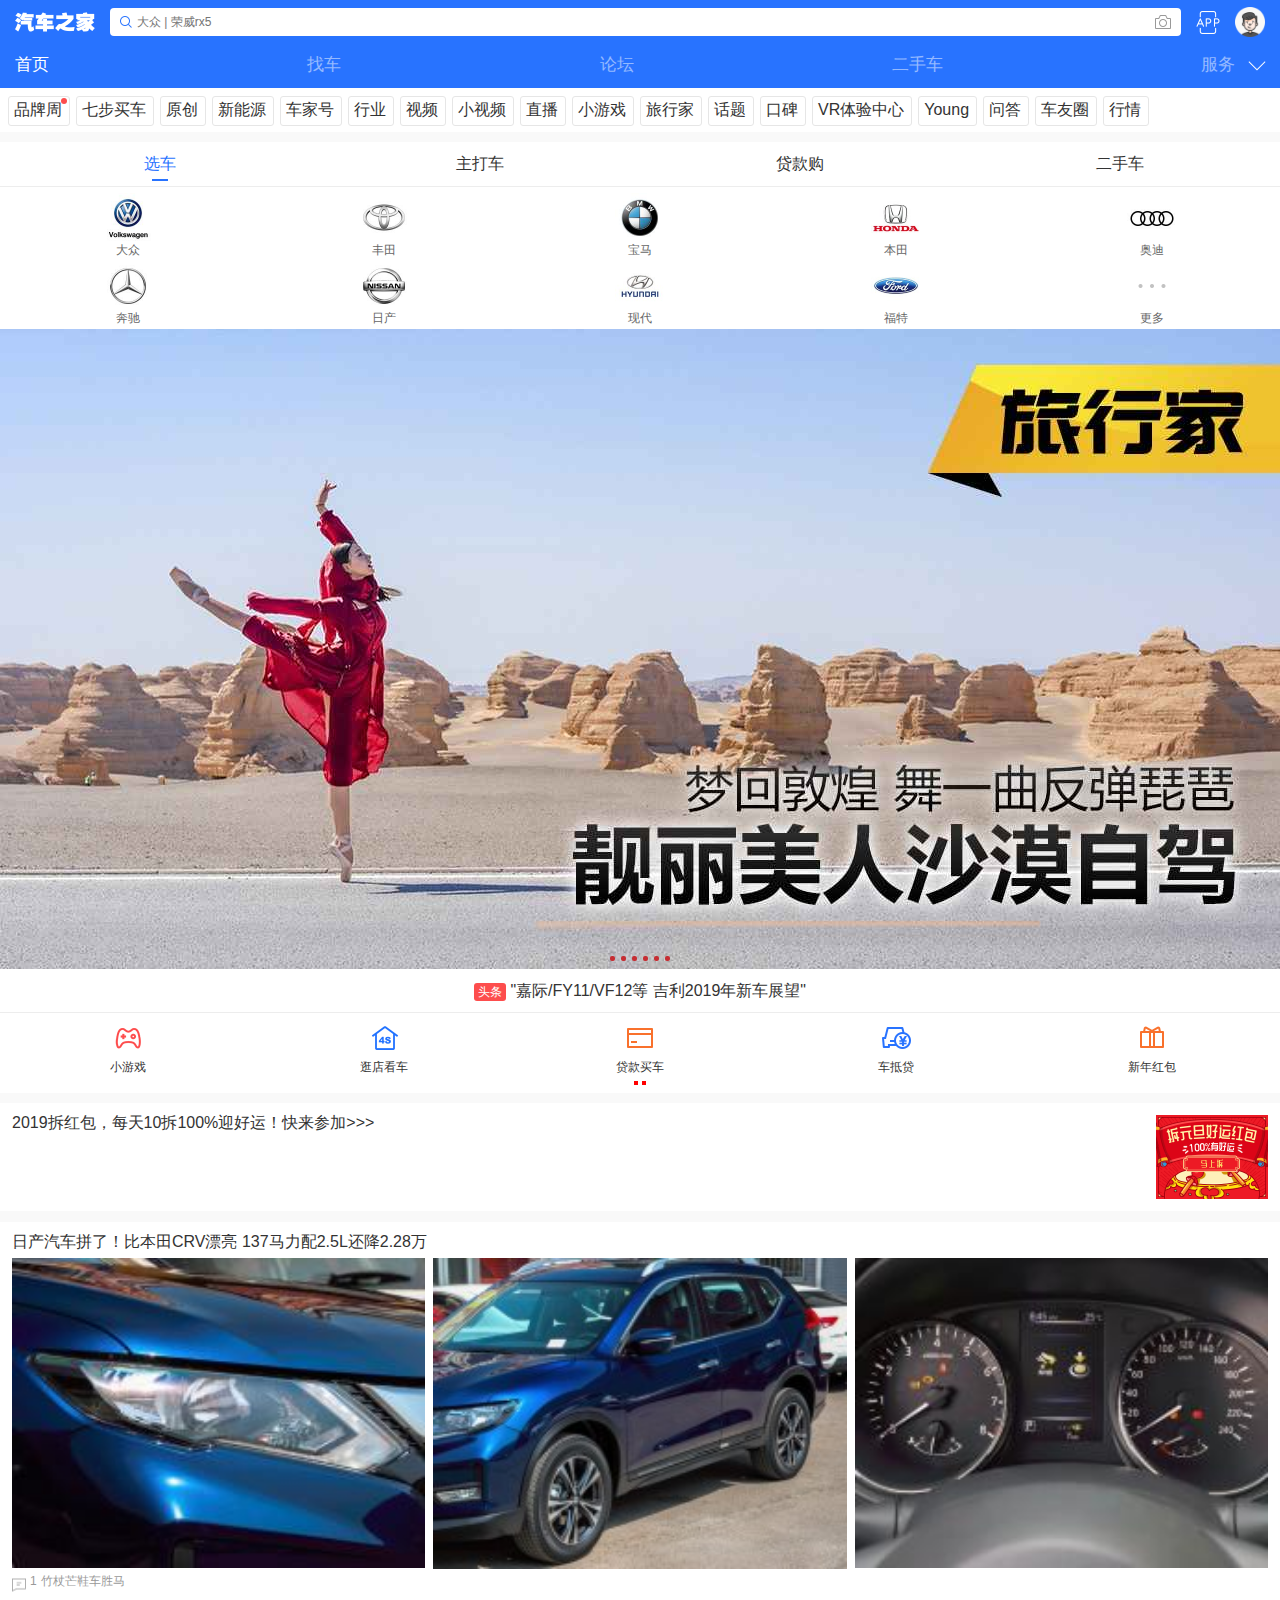
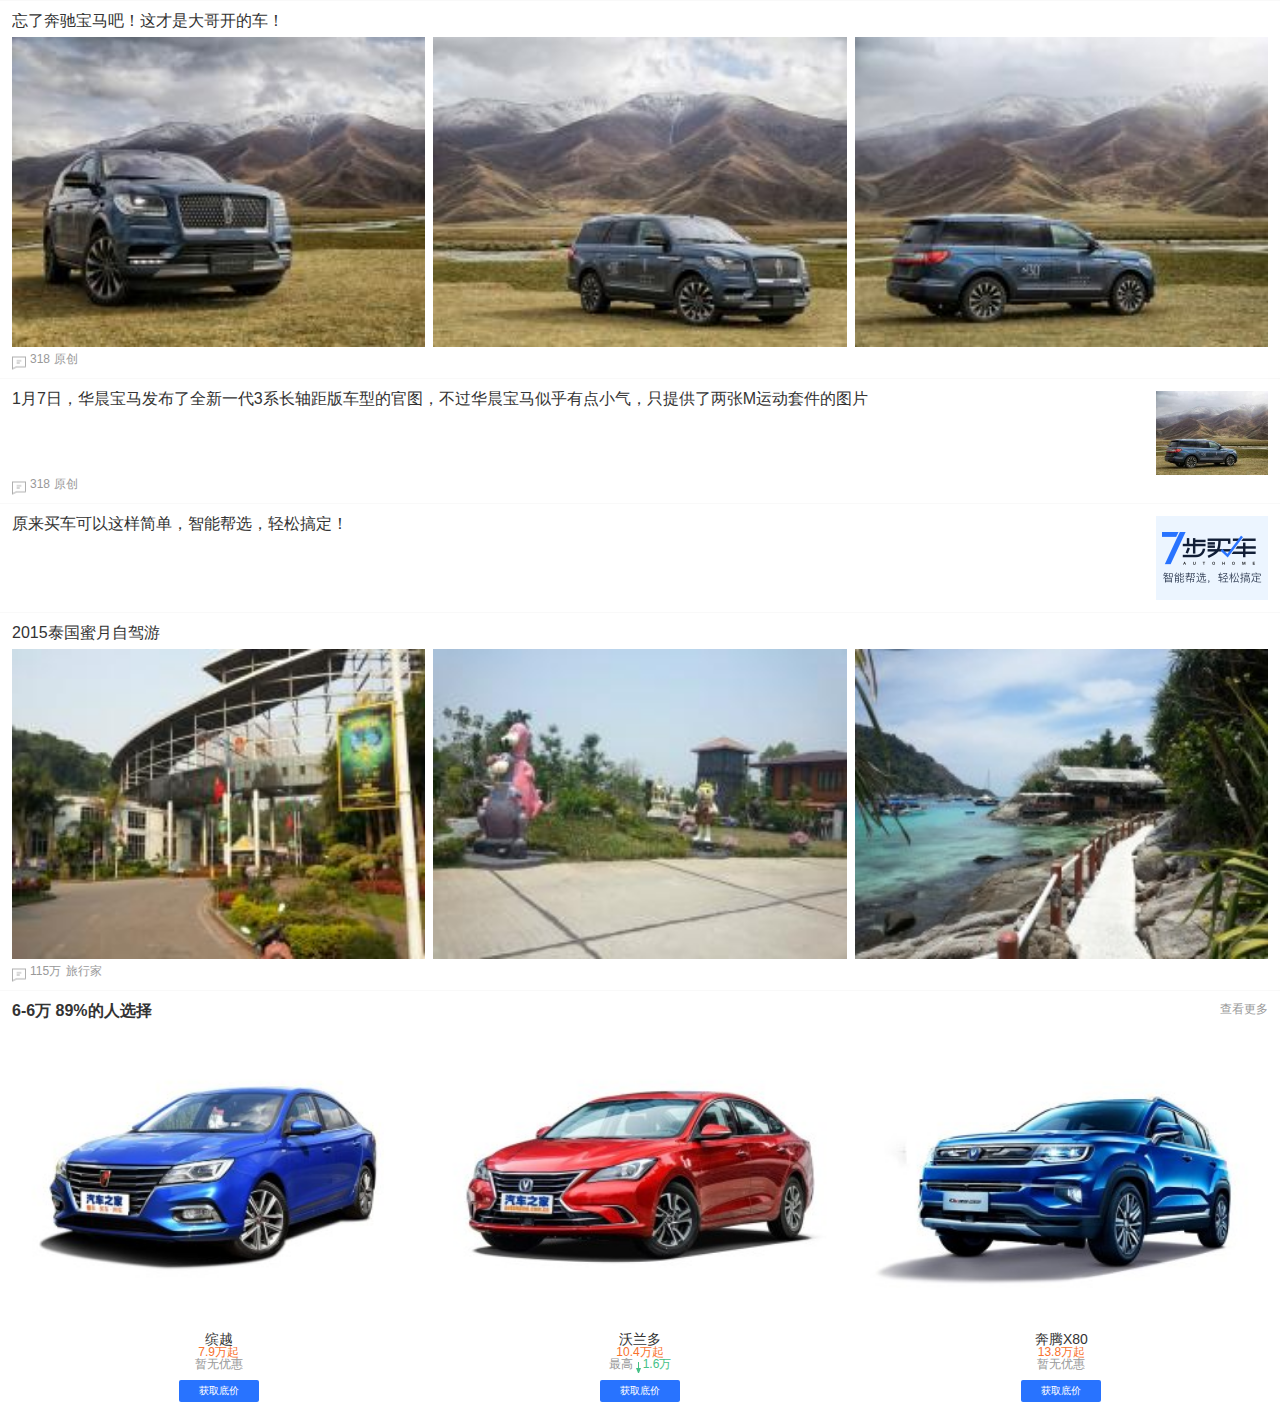
<file: index.html>
<!DOCTYPE html>
<html lang="en">
<head>
    <meta charset="UTF-8">
    <meta name="viewport" content="width=device-width,initial-scale=1.0,user-scalable=0"/>
    <meta name="apple-mobile-web-app-capable" content="yes" />
    <meta name="apple-mobile-web-app-status-bar-style" content="black">
    <meta name="format-detection" content="telephone=no" />
    <meta name="format-detection" content="email=no" />
    <title>首页</title>
    <link rel="stylesheet" href="./css/commen.css">
    <link rel="stylesheet" href="./css/top.css">
    <link rel="stylesheet" href="./css/index.css">
</head>
<body>
<div class="wrapper">
    <!--头部-->
    <div class="athm-nav">
        <div class="athm-nav-header">
            <span class="qichelog"></span>
            <span class="center"><input type="text" placeholder="大众 | 荣威rx5"></span>
            <span class="app"></span>
            <a href="./main.html"><span class="toxiang"></span></a>
            <div class="service-arrowlayer" style="display:none;">
                <p>车商城</p>
                <i></i>
                <p>金融</p>
            </div>
        </div>
        <div class="athm-nav-service">
            <div class="service-item">
                <ul>
                    <li class="active">首页</li>
                    <a href="./categray.html"><li>找车</li></a>
                    <li>论坛</li>
                    <li>二手车</li>
                    <li>服务</li>
                </ul>
            </div>
            <div class="service-arrow">
                 <!--向下的箭头-->
            </div>

        </div>
    </div>
    <!--频道-->
    <div class="channel">
        <div class="scroll">
            <a href="javascript:void(0);" class="news">品牌周</a>
            <a href="javascript:void(0);">七步买车</a>
            <a href="javascript:void(0);">原创</a>
            <a href="javascript:void(0);">新能源</a>
            <a href="javascript:void(0);">车家号</a>
            <a href="javascript:void(0);">行业</a>
            <a href="javascript:void(0);">视频</a>
            <a href="javascript:void(0);">小视频</a>
            <a href="javascript:void(0);">直播</a>
            <a href="javascript:void(0);">小游戏</a>
            <a href="javascript:void(0);">旅行家</a>
            <a href="javascript:void(0);">话题</a>
            <a href="javascript:void(0);">口碑</a>
            <a href="javascript:void(0);">VR体验中心</a>
            <a href="javascript:void(0);">Young</a>
            <a href="javascript:void(0);">问答</a>
            <a href="javascript:void(0);">车友圈</a>
            <a href="javascript:void(0);">行情</a>
        </div>
    </div>
    <!--品牌服务-->
    <div class="tabservice">
        <div class="tamtab">
            <i class="tab-line"></i>
            <span class="tab-item active">选车</span>
            <span class="tab-item">主打车</span>
            <span class="tab-item">贷款购</span>
            <span class="tab-item">二手车</span>
        </div>
        <div class="tamcontent">
             <div class="tamcontent-item active clear-fix">
                 <a href="javascript:void(0);">
                     <img src="./img/index/pizhidz.png" alt=""><br>
                     大众
                 </a>
                 <a href="javascript:void(0);">
                     <img src="./img/index/pizhift.png" alt=""><br>
                     丰田
                 </a>
                 <a href="javascript:void(0);">
                     <img src="./img/index/pizhibm.png" alt=""><br>
                     宝马
                 </a>
                 <a href="javascript:void(0);">
                     <img src="./img/index/pizhibt.png" alt=""><br>
                     本田
                 </a>
                 <a href="javascript:void(0);">
                     <img src="./img/index/pizhiad.png" alt=""><br>
                     奥迪
                 </a>
                 <a href="javascript:void(0);">
                     <img src="./img/index/pizhibc.png" alt=""><br>
                     奔驰
                 </a>
                 <a href="javascript:void(0);">
                     <img src="./img/index/pizhins.png" alt=""><br>日产
                 </a>
                 <a href="javascript:void(0);">
                     <img src="./img/index/pizhixd.png" alt=""><br>
                     现代
                 </a>
                 <a href="javascript:void(0);">
                     <img src="./img/index/pizhifute.png" alt=""><br>
                     福特
                 </a>
                 <a href="./categray.html">
                     <img src="./img/index/100x100_2.png" alt=""><br>
                     更多
                 </a>
             </div>

        </div>
    </div>
     <!--轮播-->
    <div class="banner">
        <ul class="bannerimg clear-fix">
            <li><img src="./img/index/banner1.jpg" alt=""></li>
            <li><img src="./img/index/banner2.jpg" alt=""></li>
            <li><img src="./img/index/banner3.jpg" alt=""></li>
            <li><img src="./img/index/banner4.jpg" alt=""></li>
            <li><img src="./img/index/banner5.jpg" alt=""></li>
            <li><img src="./img/index/banner6.jpg" alt=""></li>
        </ul>
        <ul class="bannernum">
        </ul>
    </div>
    <!--头条-->
    <div class="topnews">
          <em>头条</em>
          "嘉际/FY11/VF12等 吉利2019年新车展望"
    </div>
    <!--第二个轮播-->
    <div class="twobanner">
         <ul class="carousel">
             <li>
                 <a href="javascript:void(0);">
                     <img src="./img/index/bannerTwo1.png" alt="">
                     <strong>小游戏</strong>
                 </a>
                 <a href="javascript:void(0);">
                     <img src="./img/index/bannerTwo2.png" alt="">
                     <strong>逛店看车</strong>
                 </a>
                 <a href="javascript:void(0);">
                     <img src="./img/index/bannerTwo3.png" alt="">
                     <strong>贷款买车</strong>
                 </a>
                 <a href="javascript:void(0);">
                     <img src="./img/index/bannerTwo4.png" alt="">
                     <strong>车抵贷</strong>
                 </a>
                 <a href="javascript:void(0);">
                     <img src="./img/index/bannerTwo5.png" alt="">
                     <strong>新年红包</strong>
                 </a>
             </li>
             <li>
                 <a href="javascript:void(0);">
                     <img src="./img/index/bannerTwo6.png" alt="">
                     <strong>新车特卖</strong>
                 </a>
                 <a href="javascript:void(0);">
                     <img src="./img/index/bannerTwo7.png" alt="">
                     <strong>现金借款</strong>
                 </a>
                 <a href="javascript:void(0);">
                     <img src="./img/index/bannerTwo8.png" alt="">
                     <strong>七步买车</strong>
                 </a>
                 <a href="javascript:void(0);">
                     <img src="./img/index/bannerTwo9.png" alt="">
                     <strong>二手车</strong>
                 </a>
                 <a href="javascript:void(0);">
                     <img src="./img/index/bannerTwo10.png" alt="">
                     <strong>团购活动</strong>
                 </a>
             </li>
         </ul>
         <div class="navi">
                 <i></i>
                 <i></i>
         </div>
    </div>
    <!--拆红包-->
    <div class="hongbao">
        <!--用到了字围现象-->
        <p class="clear-fix">
            <img src="./img/index/hongbao.png" alt="">
            <span>2019拆红包，每天10拆100%迎好运！快来参加>>></span>
        </p>
    </div>
    <!--推荐-->
    <div class="feed">
          <div class="info">
              <div class="feed-list">
                  <div class="feed-item">
                      <a href="#">
                          <h4>日产汽车拼了！比本田CRV漂亮 137马力配2.5L还降2.28万</h4>
                          <ul>
                              <li><img src="./img/index/feed1-1.png" alt=""></li>
                              <li><img src="./img/index/feed1-2.png" alt=""></li>
                              <li><img src="./img/index/feed1-3.png" alt=""></li>
                          </ul>
                          <span class="comment">
                              <i></i>1
                          </span>
                          <span>竹杖芒鞋车胜马</span>
                      </a>
                  </div>
                  <div class="feed-item">
                      <a href="#">
                          <h4>忘了奔驰宝马吧！这才是大哥开的车！</h4>
                          <ul>
                              <li><img src="./img/index/feed2-1.jpg" alt=""></li>
                              <li><img src="./img/index/feed2-2.jpg" alt=""></li>
                              <li><img src="./img/index/feed2-3.jpg" alt=""></li>
                          </ul>
                          <span class="comment">
                              <i></i>318
                          </span>
                          <span>原创</span>
                      </a>
                  </div>
                  <div class="feed-item">
                      <a href="#">
                          <div class="clear-fix">
                              <img style="float:right;width:112px;height:84px;margin-left:8px;"src="./img/index/feed2-3.jpg" alt="">
                              <h4>1月7日，华晨宝马发布了全新一代3系长轴距版车型的官图，不过华晨宝马似乎有点小气，只提供了两张M运动套件的图片</h4>
                          </div>
                          <span class="comment">
                              <i></i>318
                          </span>
                          <span>原创</span>
                      </a>
                  </div>
                  <div class="feed-item">
                      <a href="#">
                          <div class="clear-fix">
                              <img style="float:right;width:112px;height:84px;margin-left:8px;"src="./img/index/feed4-1.png" alt="">
                              <h4>原来买车可以这样简单，智能帮选，轻松搞定！</h4>
                          </div>
                      </a>
                  </div>
                  <div class="feed-item">
                      <a href="#">
                          <h4>2015泰国蜜月自驾游</h4>
                          <ul>
                              <li><img src="./img/index/feed5-1.jpg" alt=""></li>
                              <li><img src="./img/index/feed5-2.jpg" alt=""></li>
                              <li><img src="./img/index/feed5-3.jpg" alt=""></li>
                          </ul>
                          <span class="comment">
                              <i></i>115万
                          </span>
                          <span>旅行家</span>
                      </a>
                  </div>
                  <div class="feed-item">
                      <div class="caption clear-fix">
                          <span>6-6万 89%的人选择</span> <span href="#">查看更多</span>
                      </div>
                      <ul>
                          <li>
                              <img src="./img/index/feed6-1.jpg" alt="">
                              <span>缤越</span>
                              <span>7.9万起</span>
                              <span>暂无优惠</span>
                              <span>获取底价</span>
                          </li>
                          <li>
                              <img src="./img/index/feed6-2.jpg" alt="">
                              <span>沃兰多</span>
                              <span>10.4万起</span>
                              <span>最高<i>1.6万</i></span>
                              <span>获取底价</span>
                          </li>
                          <li>
                              <img src="./img/index/feed6-3.jpg" alt="">
                              <span>奔腾X80</span>
                              <span>13.8万起</span>
                              <span>暂无优惠</span>
                              <span>获取底价</span>
                          </li>
                      </ul>
                  </div>
               </div>
          </div>
    </div>
    <!--返顶-->
    <div class="backtop">

    </div>
    <div class="all" style="display:none;background:rgba(0,0,0,.3);position:fixed;top:0;left:0;height:100%;width:100%;z-index:10002"></div>
</div>
</body>
</html>
<script src="./js/top.js" type="text/javascript"></script>
<script src="./js/index.js" type="text/javascript"></script>
</file>
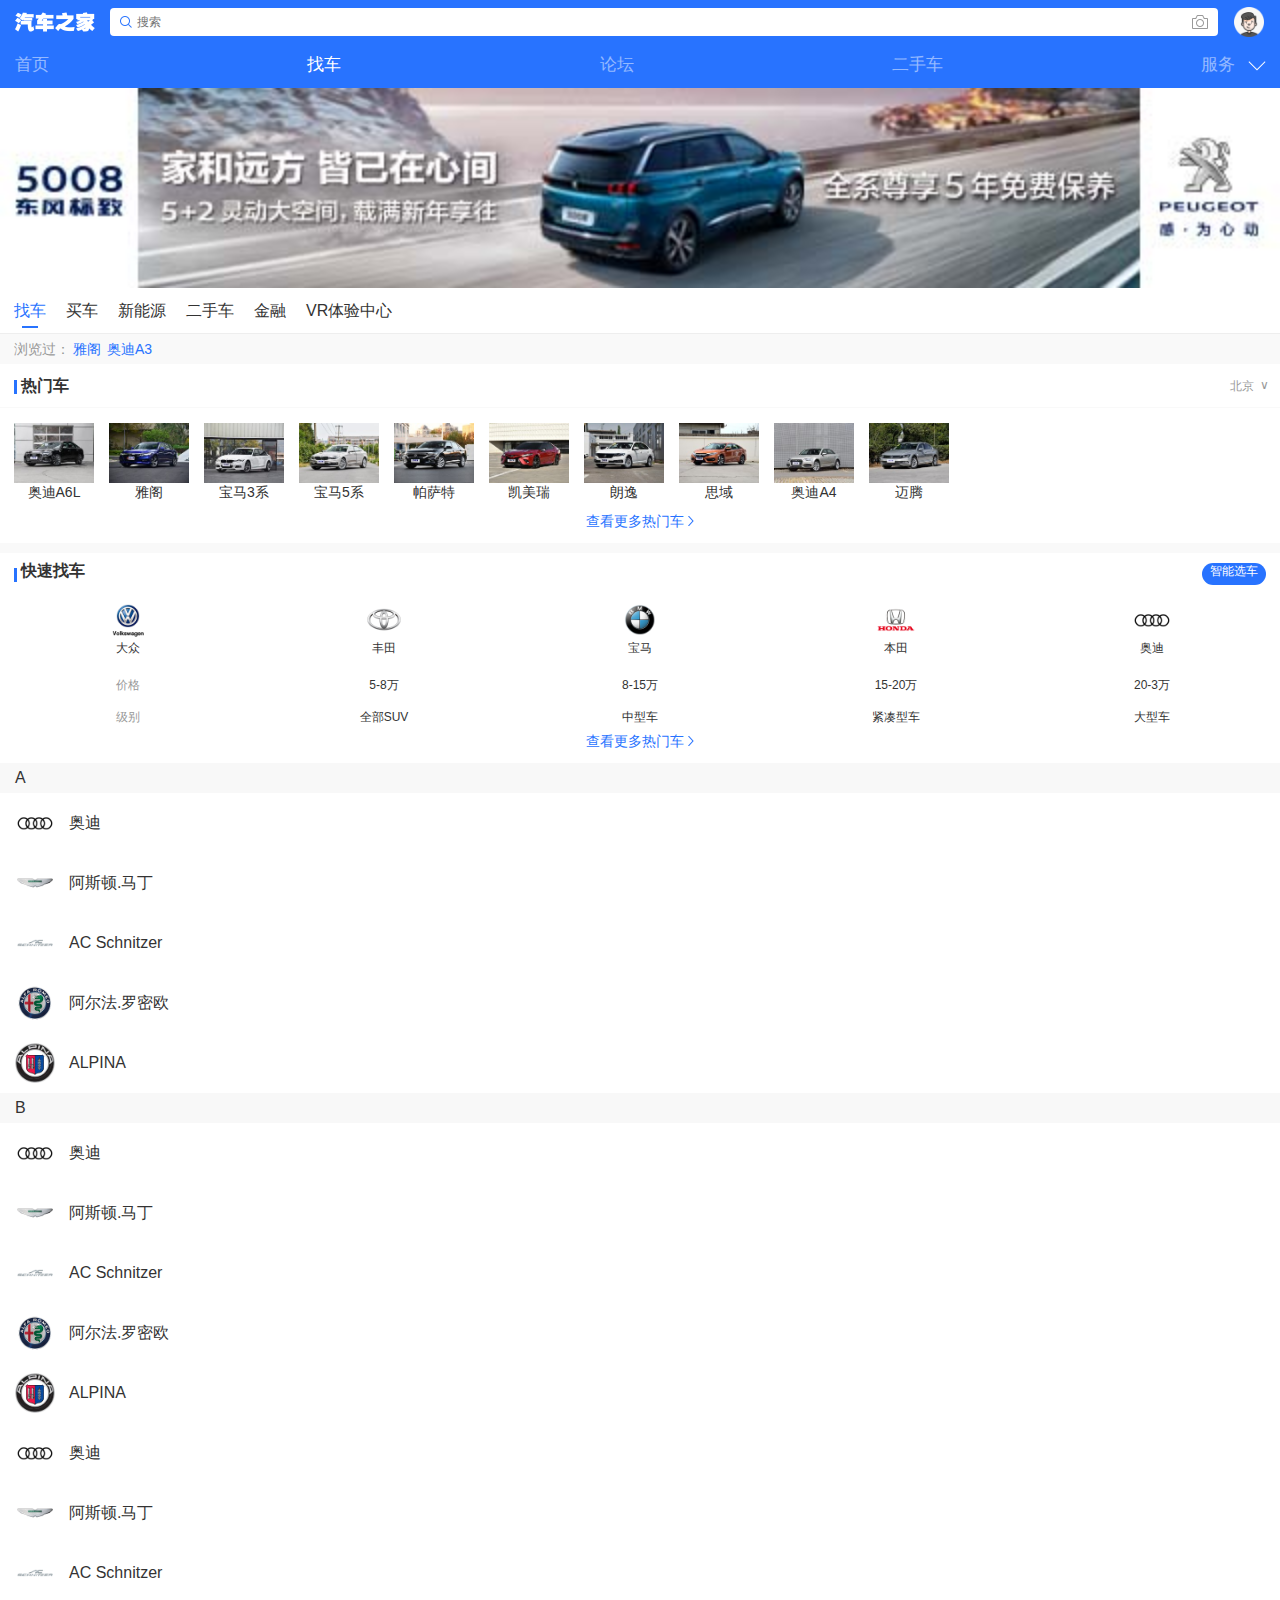
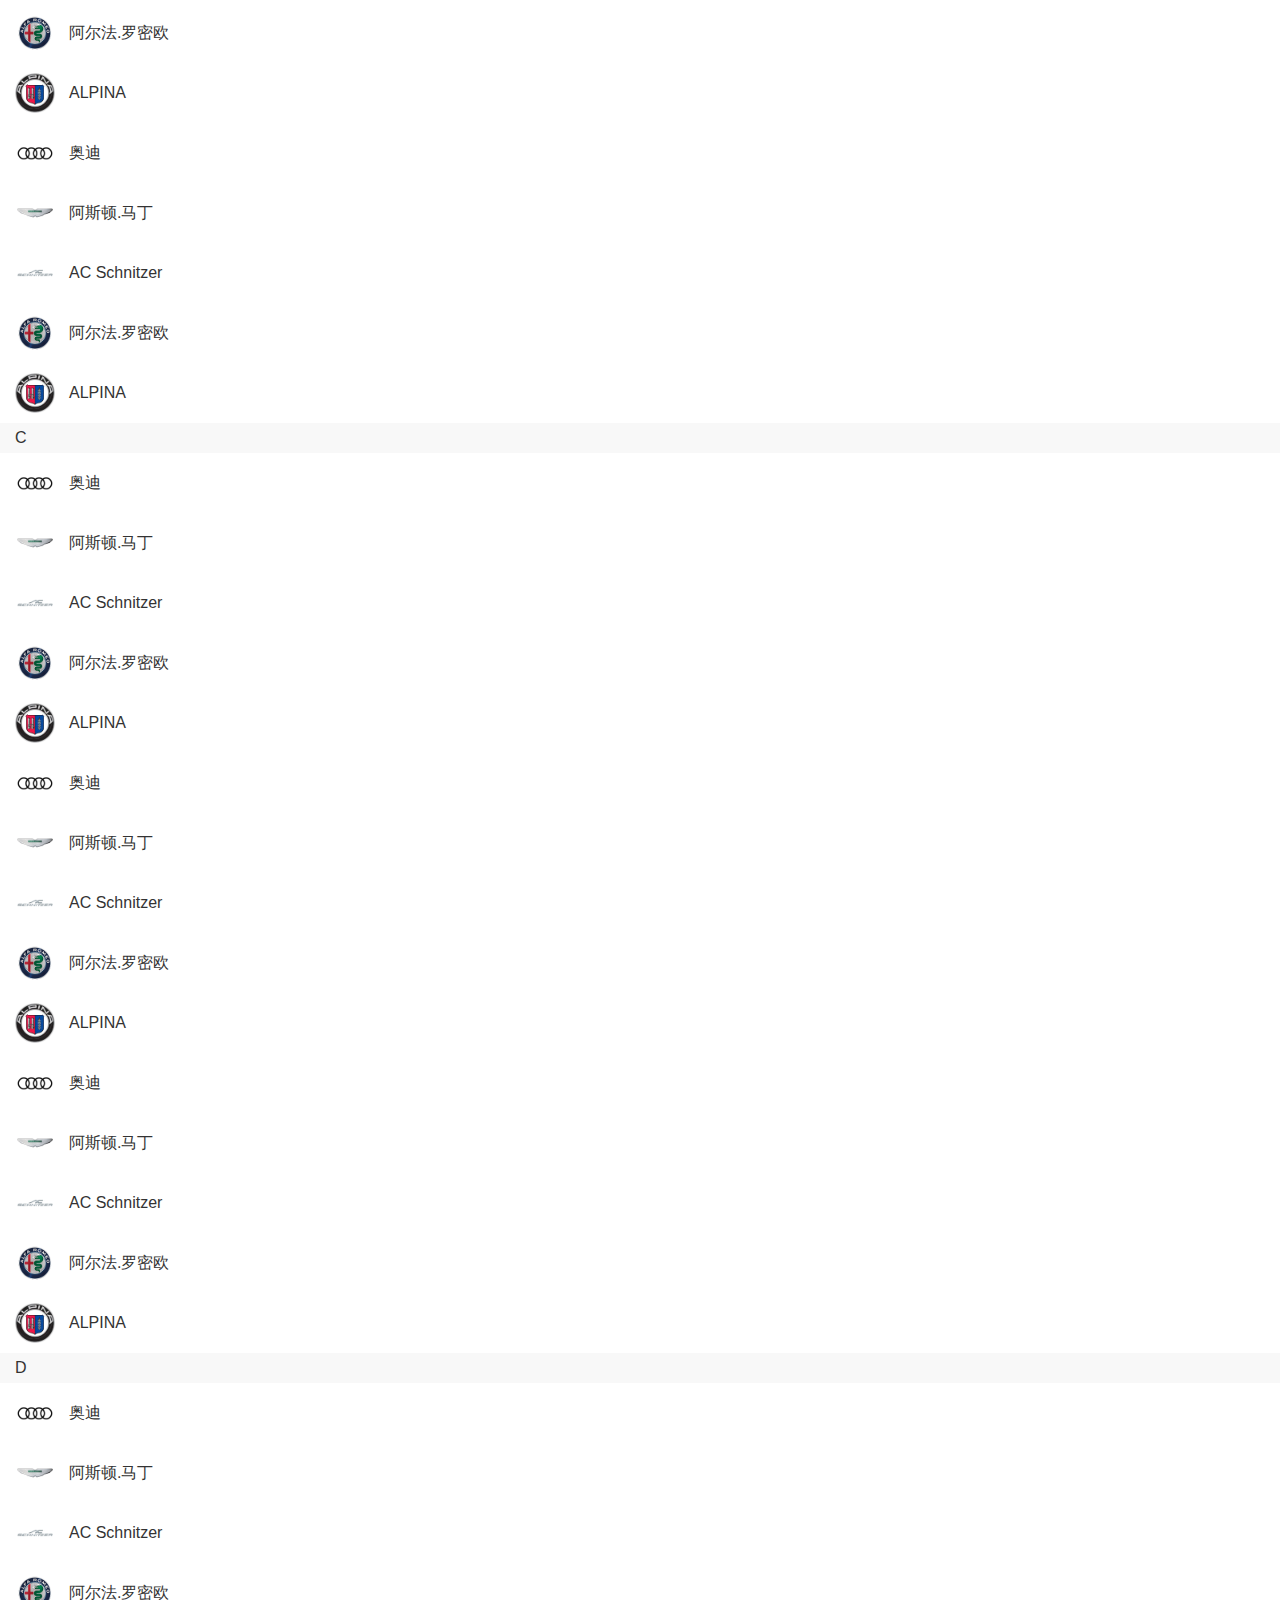
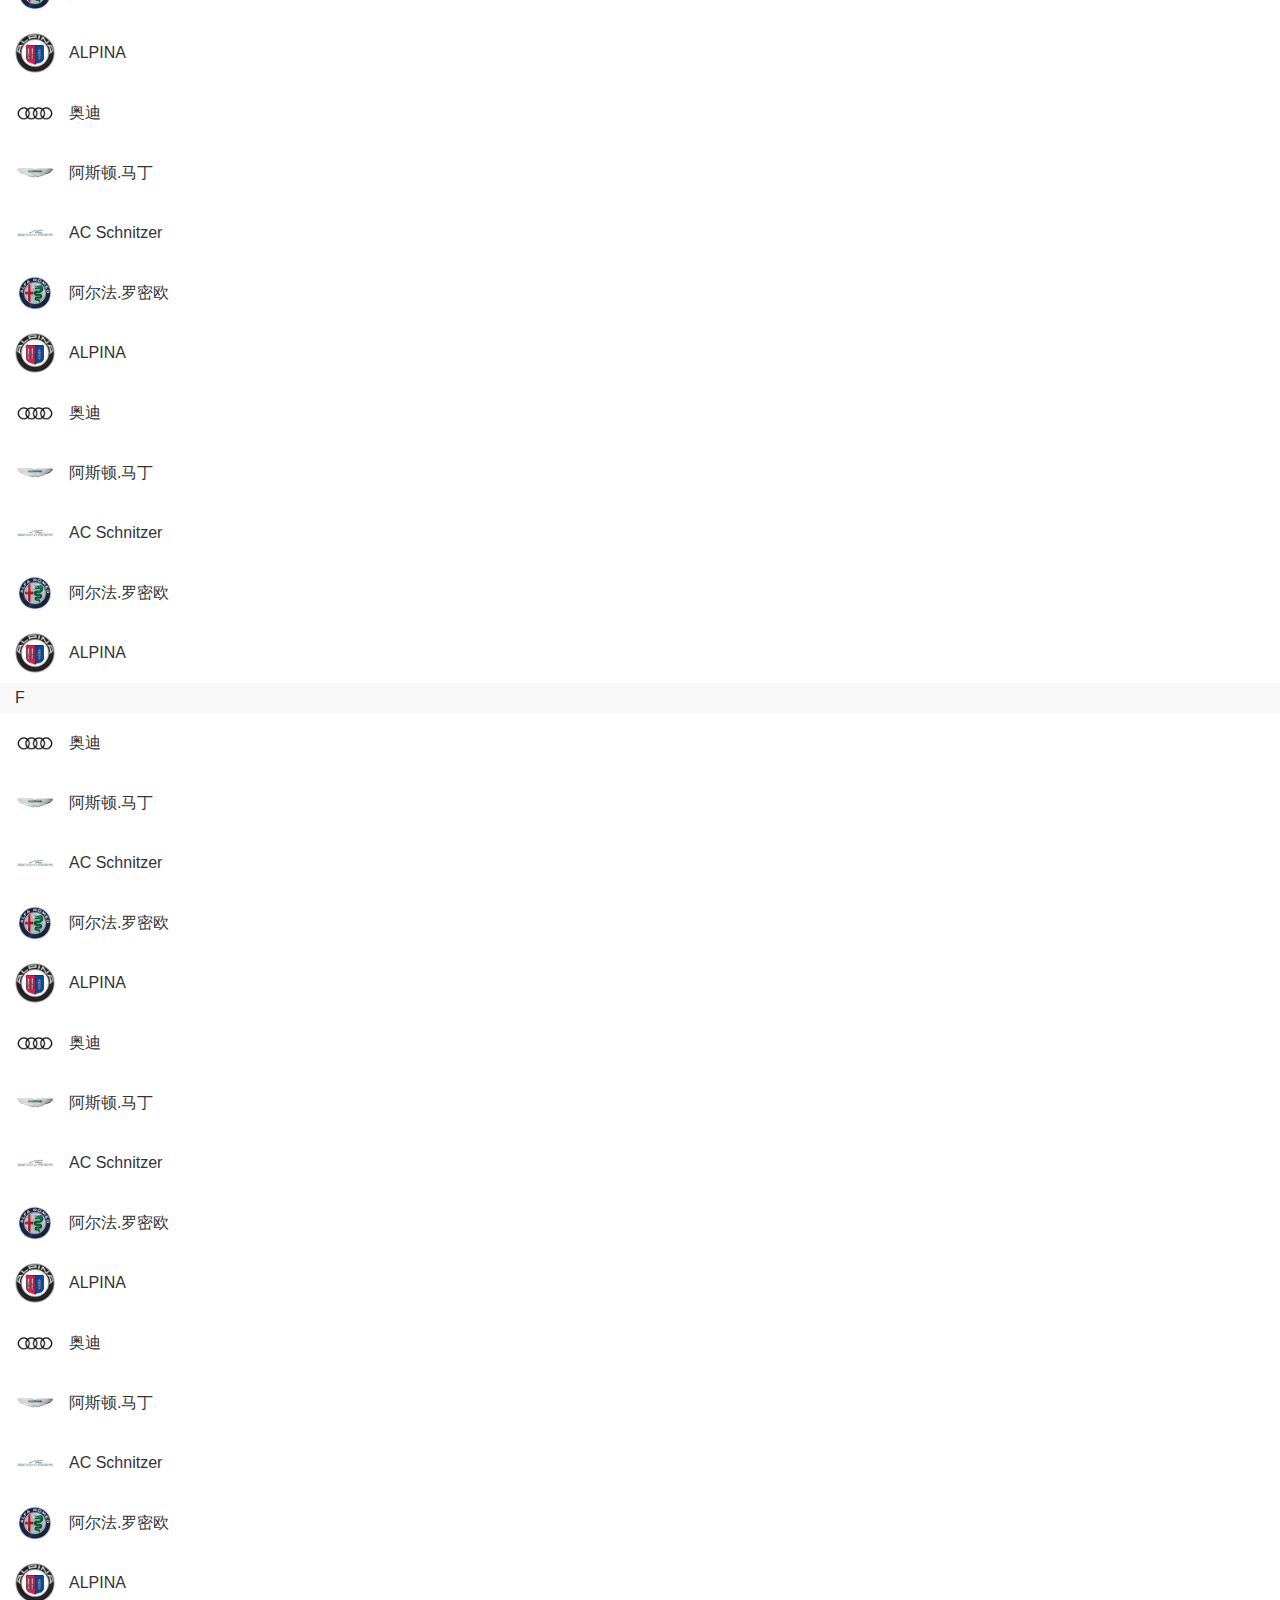
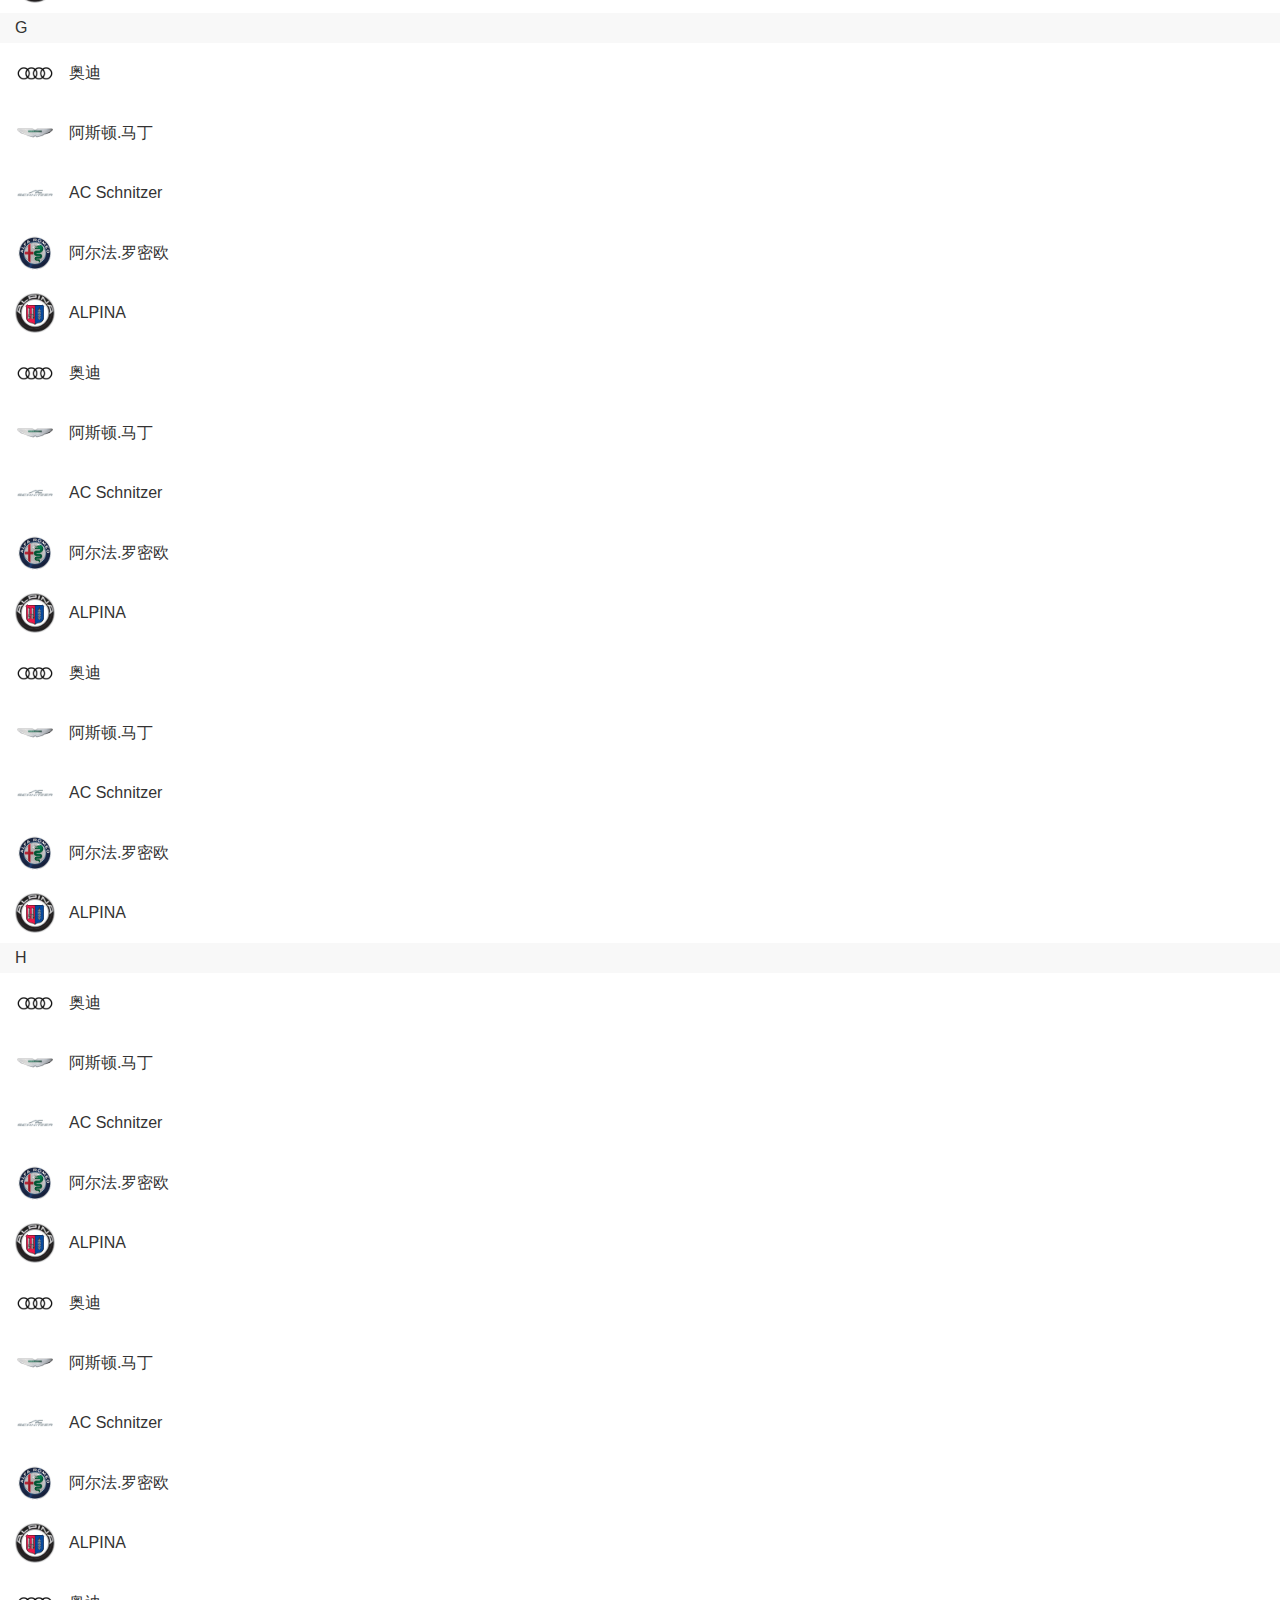
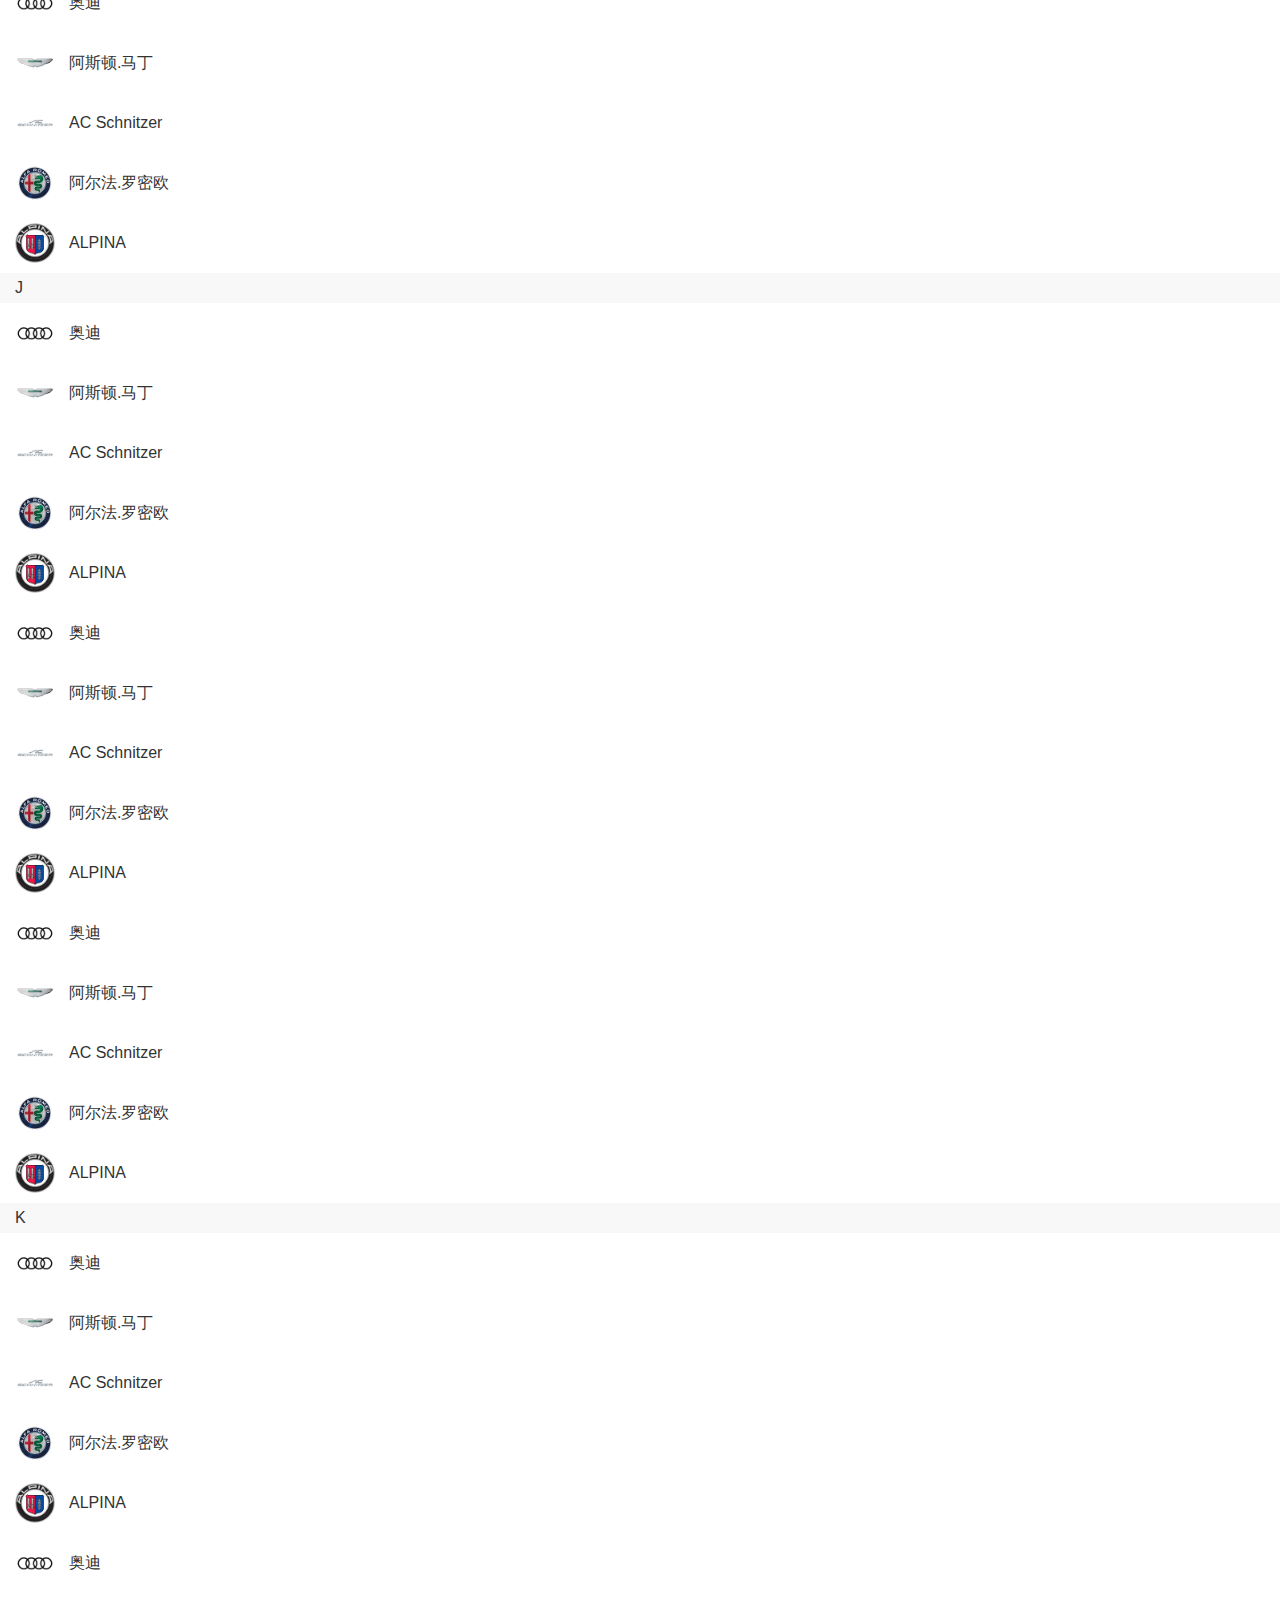
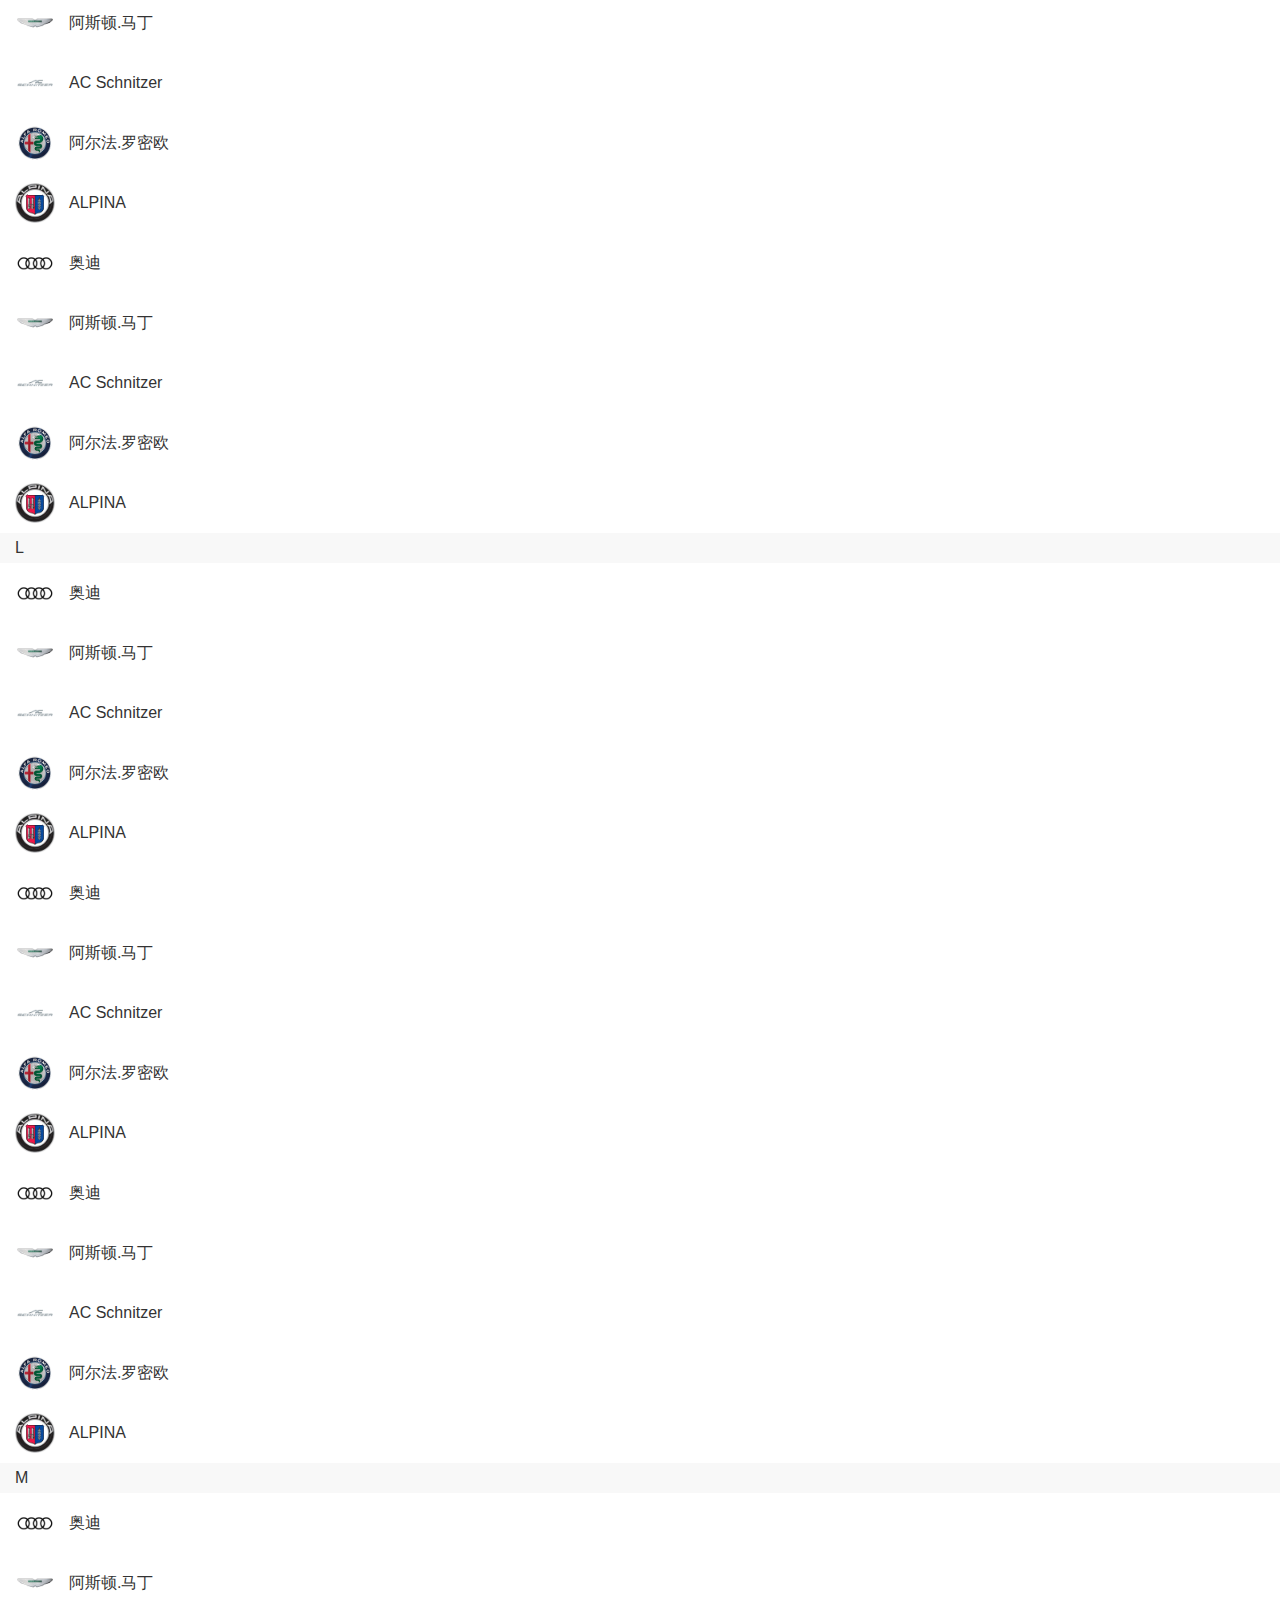
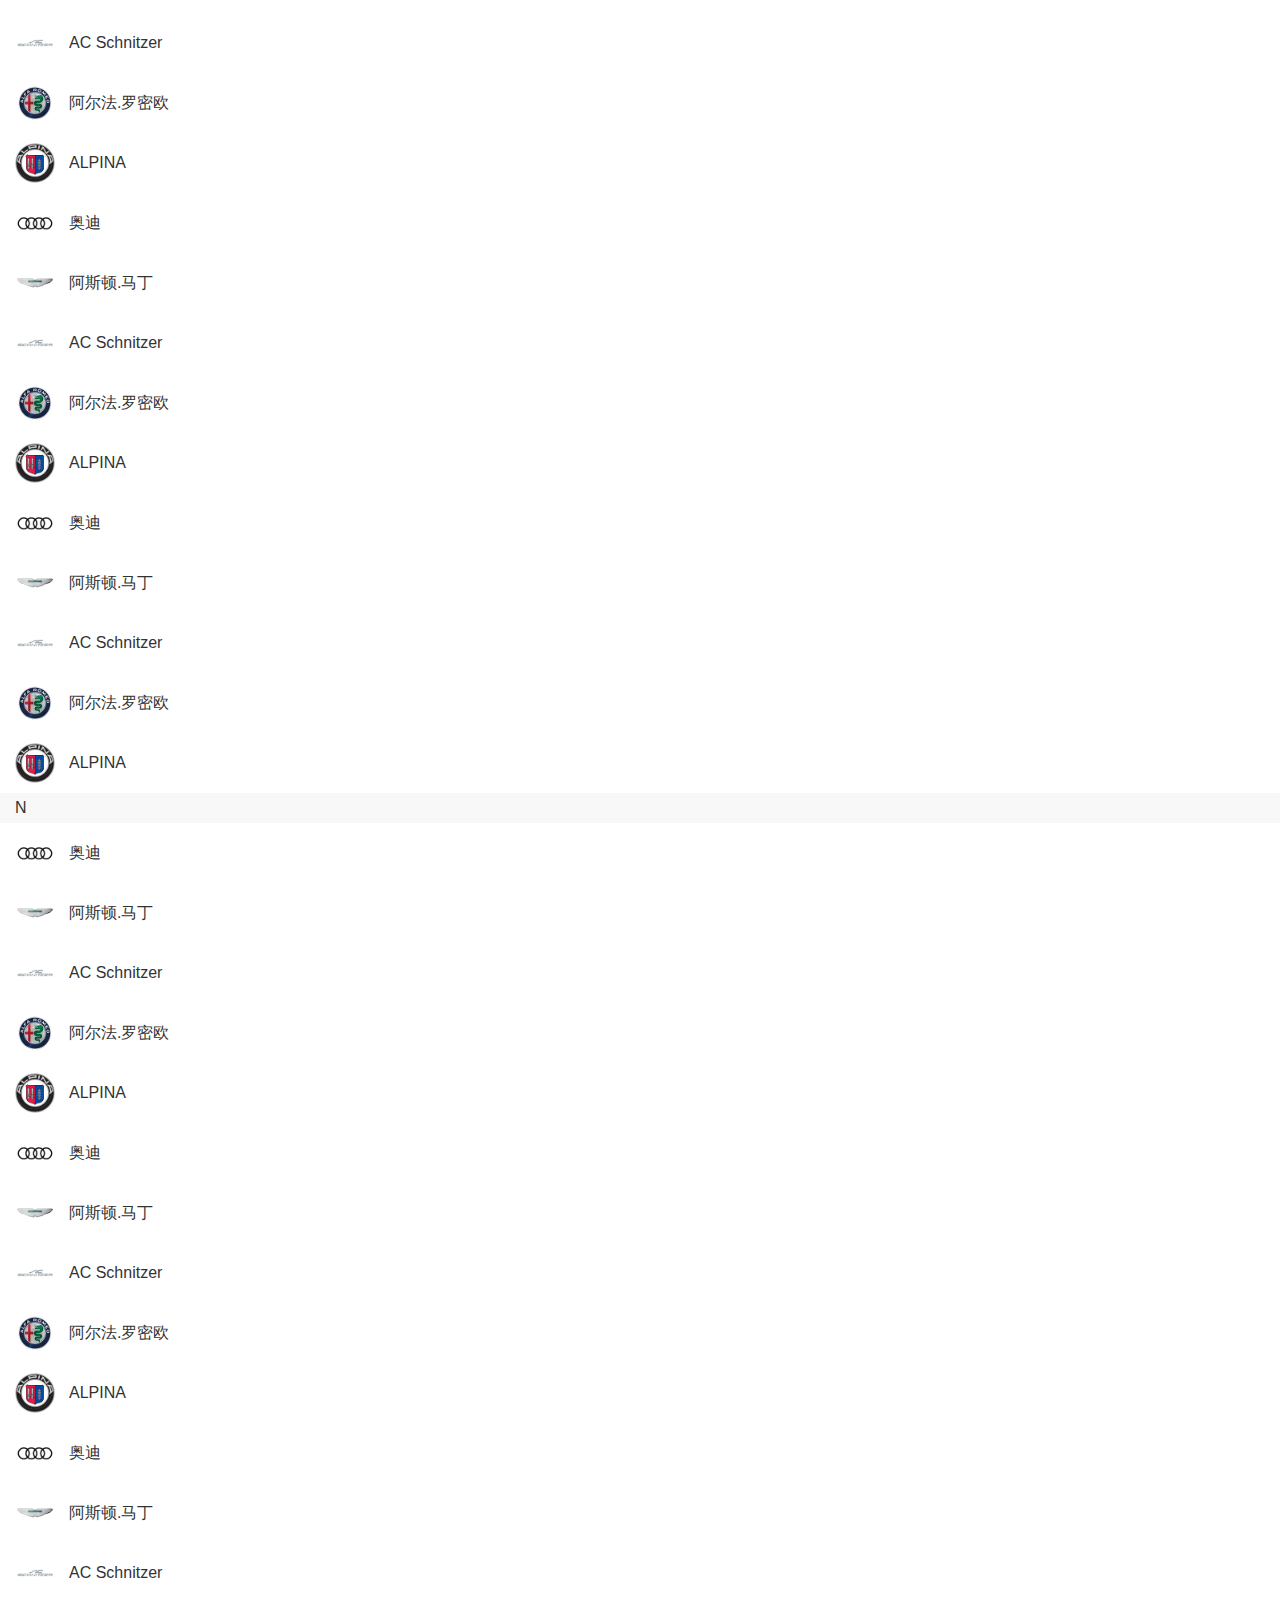
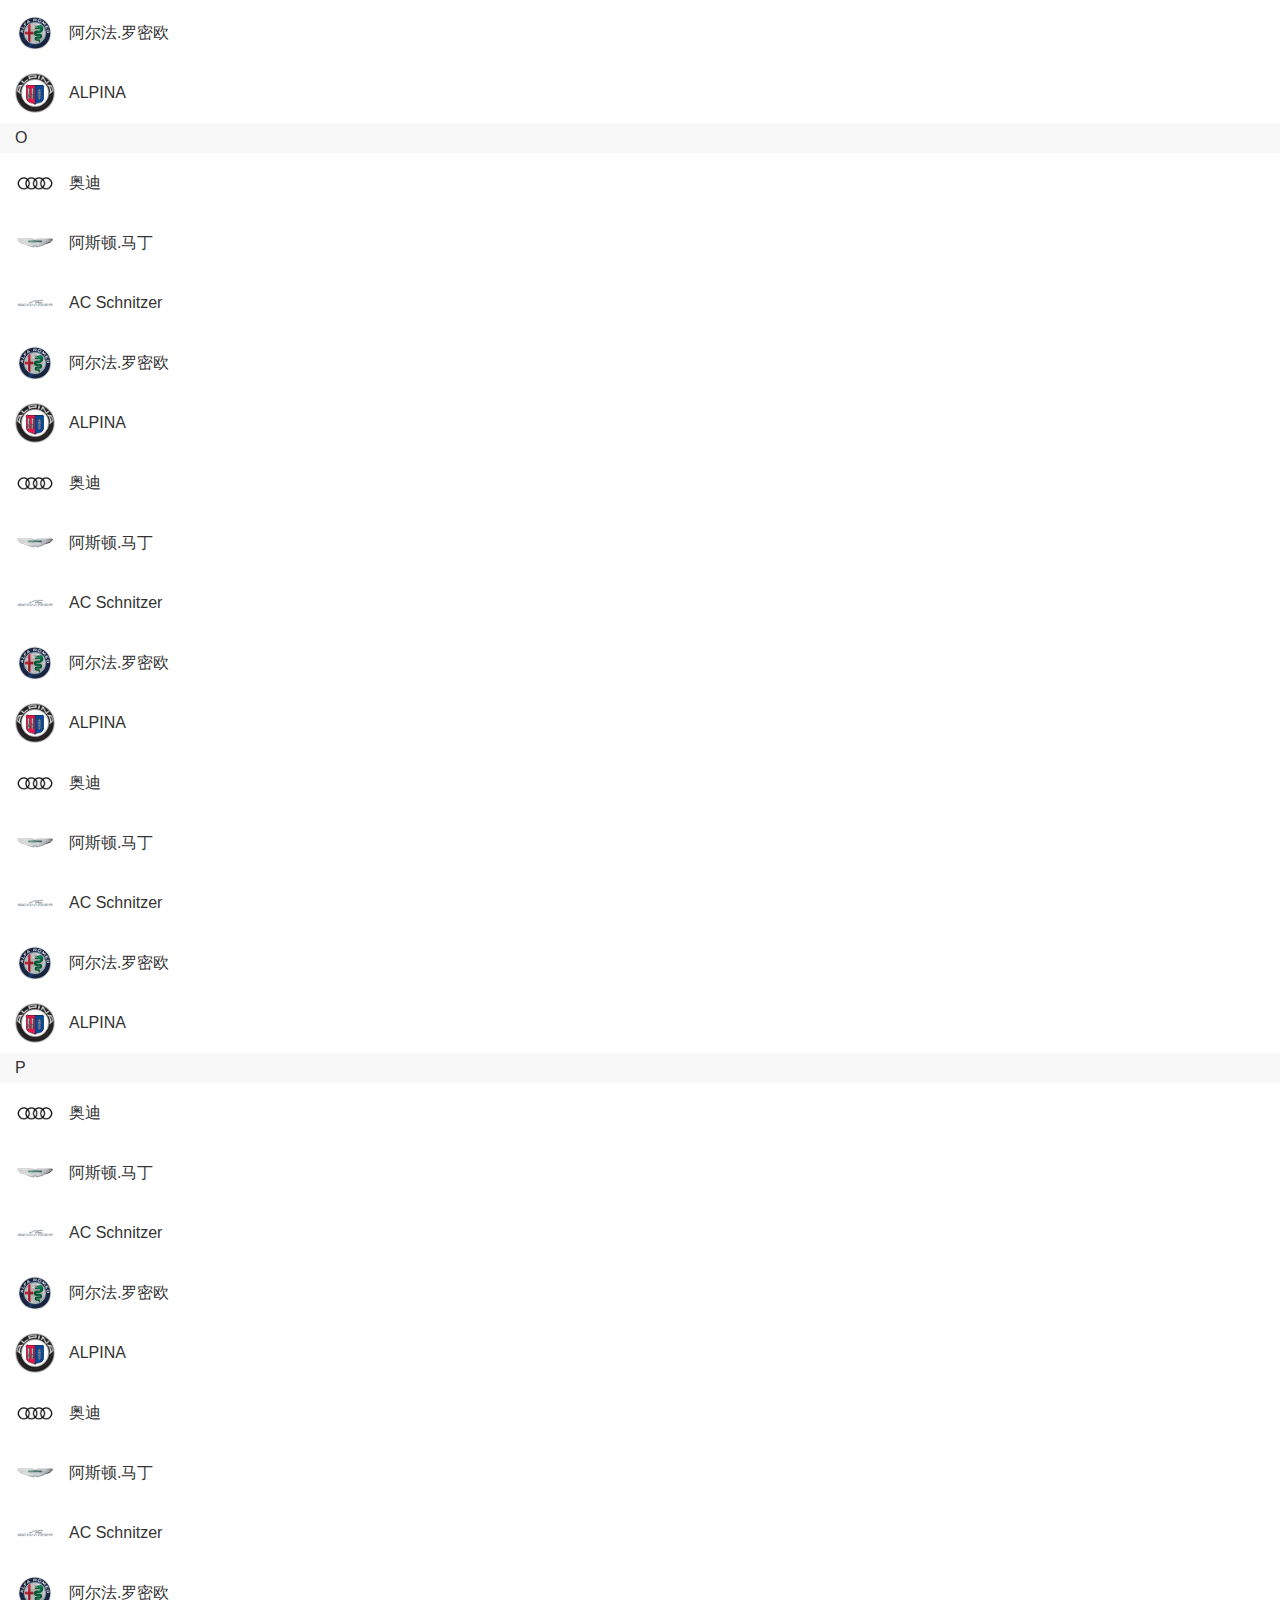
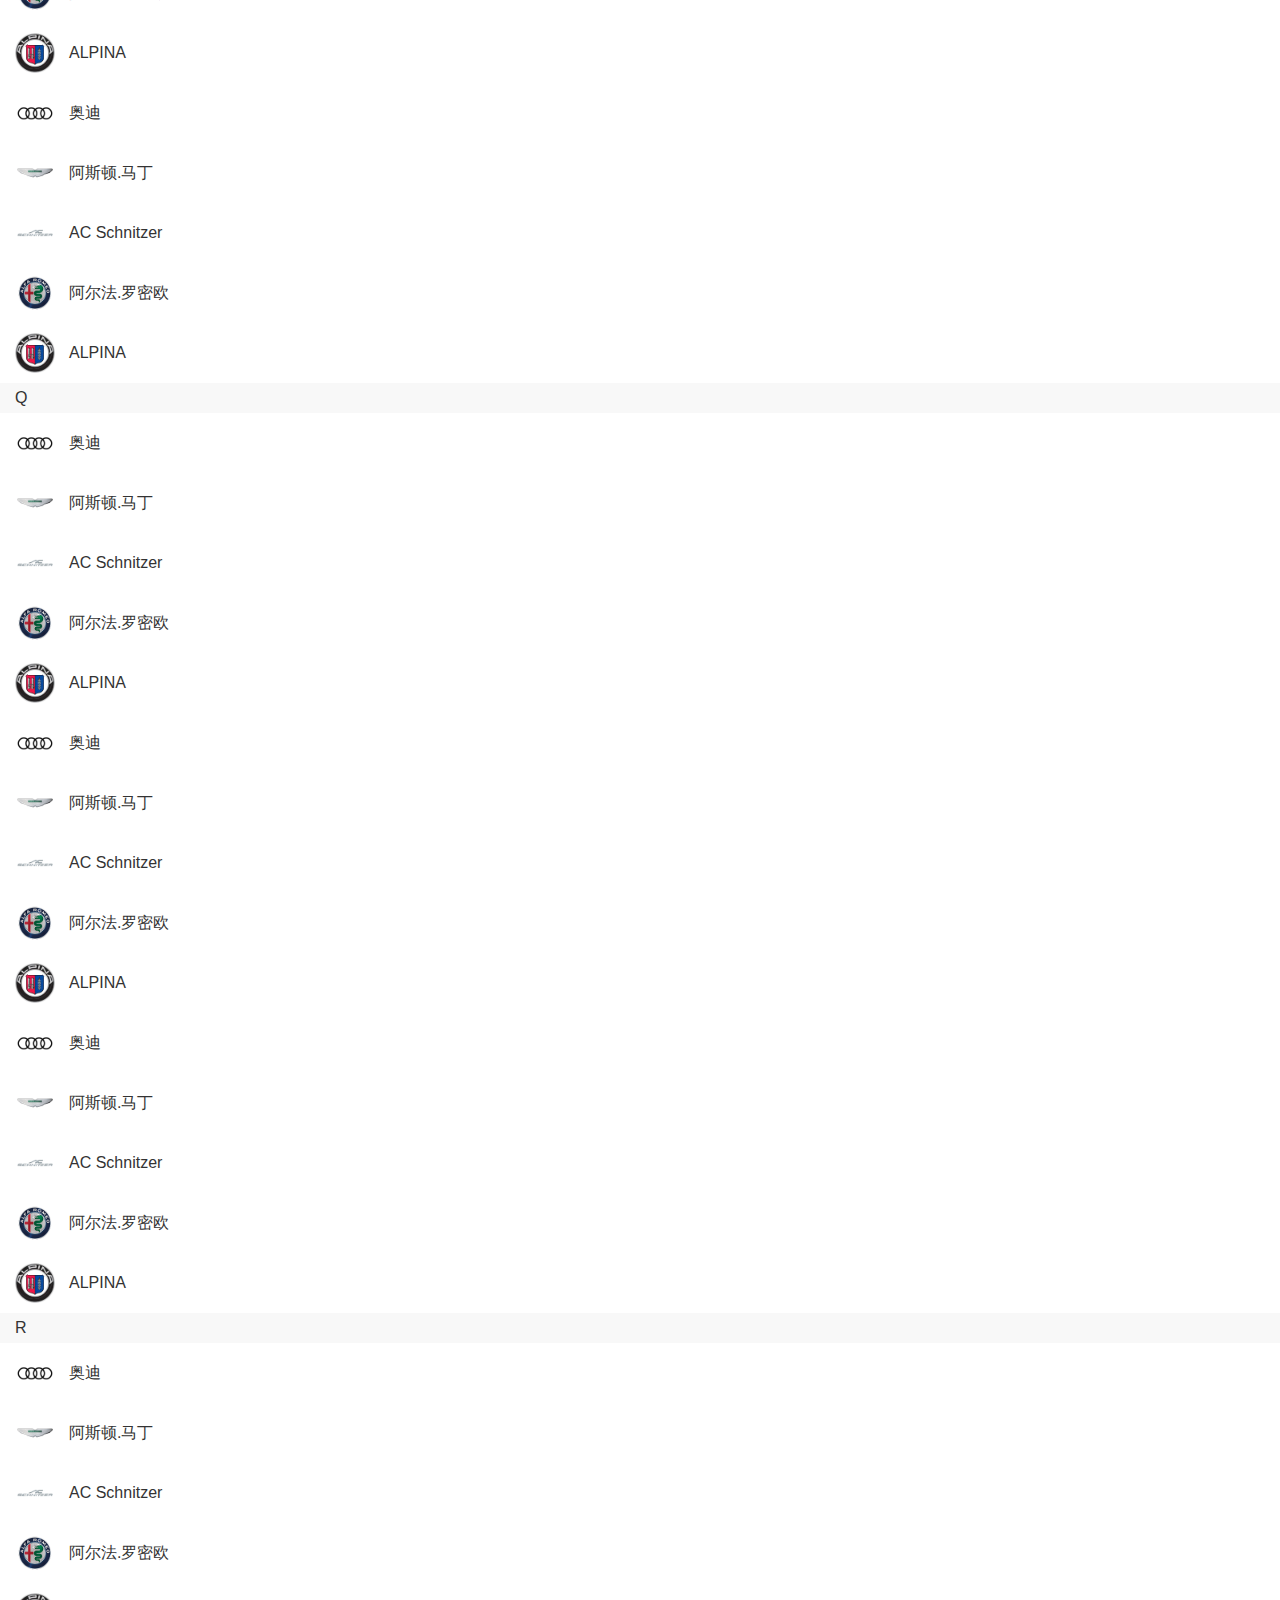
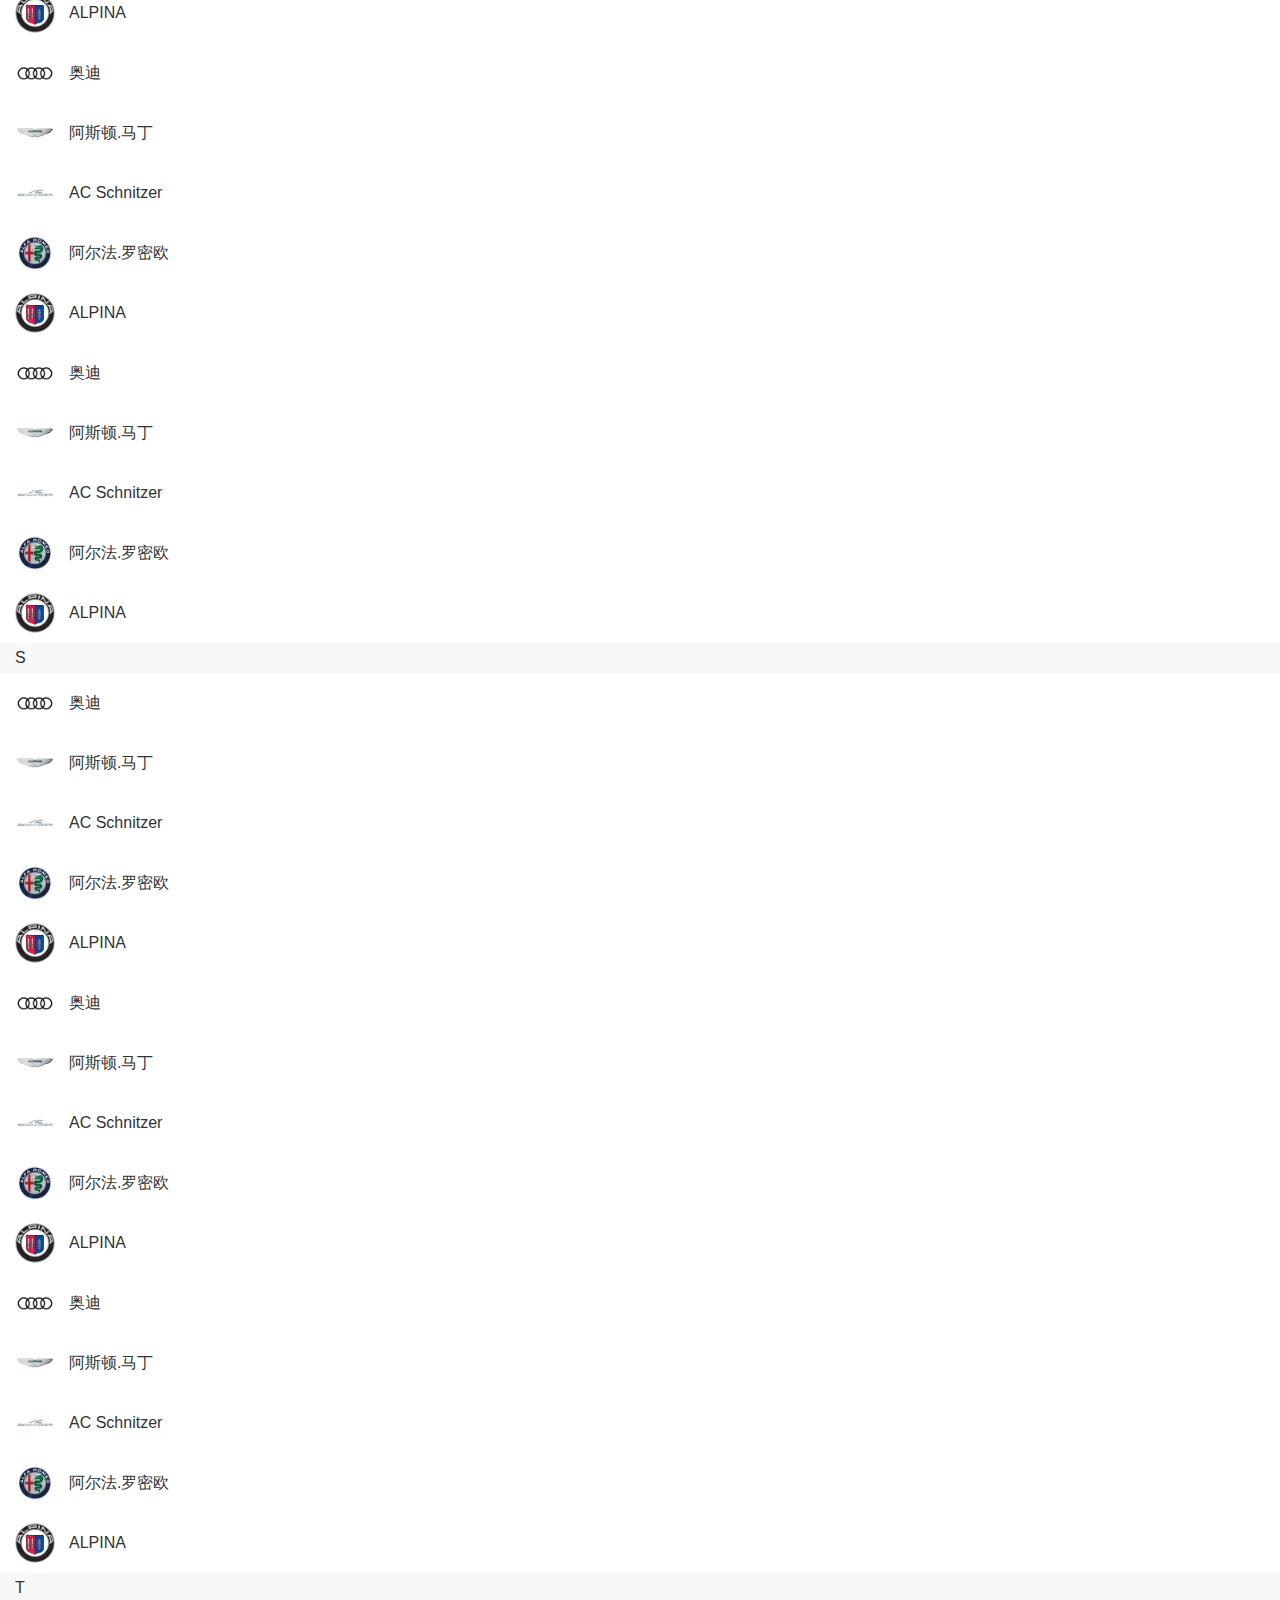
<file: categray.html>
<!DOCTYPE html>
<html lang="en">
<head>
    <meta charset="UTF-8">
    <meta name="viewport" content="width=device-width,initial-scale=1.0,user-scalable=0"/>
    <meta name="apple-mobile-web-app-capable" content="yes" />
    <meta name="apple-mobile-web-app-status-bar-style" content="black">
    <meta name="format-detection" content="telephone=no" />
    <meta name="format-detection" content="email=no" />
    <title>分类</title>
    <link rel="stylesheet" href="./css/commen.css">
    <link rel="stylesheet" href="./css/top.css">
    <link rel="stylesheet" href="./css/categray.css">
</head>
<body>
<div class="wapper">
    <!--头部-->
    <div class="athm-nav">
        <div class="athm-nav-header" style="margin-right:62px;">
            <span class="qichelog"></span>
            <span class="center" ><input type="text" placeholder="搜索"></span>
            <!--<span class="app"></span>-->
            <a href="./login.html"><span class="toxiang" style="right:-46px;"></span></a>
            <div class="service-arrowlayer" style="display:none;">
                <p>车商城</p>
                <i></i>
                <p>金融</p>
            </div>
        </div>
        <div class="athm-nav-service">
            <div class="service-item">
                <ul>
                    <a href="./index.html"><li>首页</li></a>
                    <li class="active">找车</li>
                    <li>论坛</li>
                    <li>二手车</li>
                    <li>服务</li>
                </ul>
            </div>
            <div class="service-arrow">
                <!--向下的箭头-->
            </div>

        </div>
    </div>
    <!--广告-->
    <div class="mark">
        <img src="./img/categray/mark.jpg" alt="">
    </div>
    <!--广告tab-->
    <div class="athm_tab">
        <ul class="athm_tab_ul clear-fix">
            <li>找车</li>
            <li>买车</li>
            <li>新能源</li>
            <li>二手车</li>
            <li>金融</li>
            <li>VR体验中心</li>
        </ul>
    </div>
    <!--浏览过的-->
    <div class="brow">
        <span>浏览过：</span><u>雅阁</u><u>奥迪A3</u>
    </div>
    <!--车-->
    <div class="carts  clear-fix">
        <!--热门车-->
        <div class="hotcar">
            <div class="hotcartop clear-fix"><h4>热门车</h4> <i>北京</i></div>
            <div class="hotcarcontent">
                <ul class="hotcarlist">
                    <li><img src="./img/categray/hot1.jpg" alt=""><b>奥迪A6L</b></li>
                    <li><img src="./img/categray/hot2.jpg" alt=""><b>雅阁</b></li>
                    <li><img src="./img/categray/hot3.jpg" alt=""><b>宝马3系</b></li>
                    <li><img src="./img/categray/hot4.jpg" alt=""><b>宝马5系</b></li>
                    <li><img src="./img/categray/hot5.jpg" alt=""><b>帕萨特</b></li>
                    <li><img src="./img/categray/hot6.jpg" alt=""><b>凯美瑞</b></li>
                    <li><img src="./img/categray/hot7.jpg" alt=""><b>朗逸</b></li>
                    <li><img src="./img/categray/hot8.jpg" alt=""><b>思域</b></li>
                    <li><img src="./img/categray/hot9.jpg" alt=""><b>奥迪A4</b></li>
                    <li><img src="./img/categray/hot10.jpg" alt=""><b>迈腾</b></li>
                </ul>
            </div>
            <a href="javascript:void(0);" class="seemorehot" >查看更多热门车 <i></i></a>
        </div>
        <!--快速找车-->
        <div class="hotoption">
             <div class="hotoption-top">
                 <h4>快速找车</h4><i>智能选车</i>
             </div>
             <div class="hotoption-brand">
                 <a href="javascript:void(0);">
                     <img src="./img/categray/hotbrand1.png" alt=""><br>大众
                 </a>
                 <a href="">
                     <img src="./img/categray/hotbrand2.png" alt=""><br>丰田
                 </a>
                 <a href="">
                     <img src="./img/categray/hotbrand3.png" alt=""><br>宝马
                 </a>
                 <a href="">
                     <img src="./img/categray/hotbrand4.png" alt=""><br>本田
                 </a>
                 <a href="">
                     <img src="./img/categray/hotbrand5.png" alt=""><br>奥迪
                 </a>
             </div>
             <div class="price">
                 <span>价格</span><span>5-8万</span><span>8-15万</span><span>15-20万</span><span>20-3万</span>
             </div>
             <div class="use">
                 <span>级别</span><span>全部SUV</span><span>中型车</span><span>紧凑型车</span><span>大型车</span>
             </div>
            <a href="javascript:void(0);" class="seemorehot" >查看更多热门车 <i></i></a>
        </div>
        <!--分类列表-->
        <div class="listing">
            <div class="anchor" id="jump-A" data-tip="A">A</div>
            <ul>
                <li><div><img src="./img/categray/brand_奥迪.png" alt=""></div><span>奥迪</span></li>
                <li><div><img src="./img/categray/brand_阿斯顿.png" alt=""></div><span>阿斯顿.马丁</span></li>
                <li><div><img src="./img/categray/brand_AC.png" alt=""></div><span>AC Schnitzer</span></li>
                <li><div><img src="./img/categray/brand_阿尔法.png" alt=""></div><span>阿尔法.罗密欧</span></li>
                <li><div><img src="./img/categray/brand_ALPINA.png" alt=""></div><span>ALPINA</span></li>
            </ul>
            <div class="anchor" id="jump-B" data-tip="B">B</div>
            <ul>
                <li><div><img src="./img/categray/brand_奥迪.png" alt=""></div><span>奥迪</span></li>
                <li><div><img src="./img/categray/brand_阿斯顿.png" alt=""></div><span>阿斯顿.马丁</span></li>
                <li><div><img src="./img/categray/brand_AC.png" alt=""></div><span>AC Schnitzer</span></li>
                <li><div><img src="./img/categray/brand_阿尔法.png" alt=""></div><span>阿尔法.罗密欧</span></li>
                <li><div><img src="./img/categray/brand_ALPINA.png" alt=""></div><span>ALPINA</span></li>
                <li><div><img src="./img/categray/brand_奥迪.png" alt=""></div><span>奥迪</span></li>
                <li><div><img src="./img/categray/brand_阿斯顿.png" alt=""></div><span>阿斯顿.马丁</span></li>
                <li><div><img src="./img/categray/brand_AC.png" alt=""></div><span>AC Schnitzer</span></li>
                <li><div><img src="./img/categray/brand_阿尔法.png" alt=""></div><span>阿尔法.罗密欧</span></li>
                <li><div><img src="./img/categray/brand_ALPINA.png" alt=""></div><span>ALPINA</span></li>
                <li><div><img src="./img/categray/brand_奥迪.png" alt=""></div><span>奥迪</span></li>
                <li><div><img src="./img/categray/brand_阿斯顿.png" alt=""></div><span>阿斯顿.马丁</span></li>
                <li><div><img src="./img/categray/brand_AC.png" alt=""></div><span>AC Schnitzer</span></li>
                <li><div><img src="./img/categray/brand_阿尔法.png" alt=""></div><span>阿尔法.罗密欧</span></li>
                <li><div><img src="./img/categray/brand_ALPINA.png" alt=""></div><span>ALPINA</span></li>
            </ul>
            <div class="anchor" id="jump-C" data-tip="C">C</div>
            <ul>
                <li><div><img src="./img/categray/brand_奥迪.png" alt=""></div><span>奥迪</span></li>
                <li><div><img src="./img/categray/brand_阿斯顿.png" alt=""></div><span>阿斯顿.马丁</span></li>
                <li><div><img src="./img/categray/brand_AC.png" alt=""></div><span>AC Schnitzer</span></li>
                <li><div><img src="./img/categray/brand_阿尔法.png" alt=""></div><span>阿尔法.罗密欧</span></li>
                <li><div><img src="./img/categray/brand_ALPINA.png" alt=""></div><span>ALPINA</span></li>
                <li><div><img src="./img/categray/brand_奥迪.png" alt=""></div><span>奥迪</span></li>
                <li><div><img src="./img/categray/brand_阿斯顿.png" alt=""></div><span>阿斯顿.马丁</span></li>
                <li><div><img src="./img/categray/brand_AC.png" alt=""></div><span>AC Schnitzer</span></li>
                <li><div><img src="./img/categray/brand_阿尔法.png" alt=""></div><span>阿尔法.罗密欧</span></li>
                <li><div><img src="./img/categray/brand_ALPINA.png" alt=""></div><span>ALPINA</span></li>
                <li><div><img src="./img/categray/brand_奥迪.png" alt=""></div><span>奥迪</span></li>
                <li><div><img src="./img/categray/brand_阿斯顿.png" alt=""></div><span>阿斯顿.马丁</span></li>
                <li><div><img src="./img/categray/brand_AC.png" alt=""></div><span>AC Schnitzer</span></li>
                <li><div><img src="./img/categray/brand_阿尔法.png" alt=""></div><span>阿尔法.罗密欧</span></li>
                <li><div><img src="./img/categray/brand_ALPINA.png" alt=""></div><span>ALPINA</span></li>
            </ul>
            <div class="anchor" id="jump-D" data-tip="D">D</div>
            <ul>
                <li><div><img src="./img/categray/brand_奥迪.png" alt=""></div><span>奥迪</span></li>
                <li><div><img src="./img/categray/brand_阿斯顿.png" alt=""></div><span>阿斯顿.马丁</span></li>
                <li><div><img src="./img/categray/brand_AC.png" alt=""></div><span>AC Schnitzer</span></li>
                <li><div><img src="./img/categray/brand_阿尔法.png" alt=""></div><span>阿尔法.罗密欧</span></li>
                <li><div><img src="./img/categray/brand_ALPINA.png" alt=""></div><span>ALPINA</span></li>
                <li><div><img src="./img/categray/brand_奥迪.png" alt=""></div><span>奥迪</span></li>
                <li><div><img src="./img/categray/brand_阿斯顿.png" alt=""></div><span>阿斯顿.马丁</span></li>
                <li><div><img src="./img/categray/brand_AC.png" alt=""></div><span>AC Schnitzer</span></li>
                <li><div><img src="./img/categray/brand_阿尔法.png" alt=""></div><span>阿尔法.罗密欧</span></li>
                <li><div><img src="./img/categray/brand_ALPINA.png" alt=""></div><span>ALPINA</span></li>
                <li><div><img src="./img/categray/brand_奥迪.png" alt=""></div><span>奥迪</span></li>
                <li><div><img src="./img/categray/brand_阿斯顿.png" alt=""></div><span>阿斯顿.马丁</span></li>
                <li><div><img src="./img/categray/brand_AC.png" alt=""></div><span>AC Schnitzer</span></li>
                <li><div><img src="./img/categray/brand_阿尔法.png" alt=""></div><span>阿尔法.罗密欧</span></li>
                <li><div><img src="./img/categray/brand_ALPINA.png" alt=""></div><span>ALPINA</span></li>
            </ul>
            <div class="anchor" id="jump-F" data-tip="F">F</div>
            <ul>
                <li><div><img src="./img/categray/brand_奥迪.png" alt=""></div><span>奥迪</span></li>
                <li><div><img src="./img/categray/brand_阿斯顿.png" alt=""></div><span>阿斯顿.马丁</span></li>
                <li><div><img src="./img/categray/brand_AC.png" alt=""></div><span>AC Schnitzer</span></li>
                <li><div><img src="./img/categray/brand_阿尔法.png" alt=""></div><span>阿尔法.罗密欧</span></li>
                <li><div><img src="./img/categray/brand_ALPINA.png" alt=""></div><span>ALPINA</span></li>
                <li><div><img src="./img/categray/brand_奥迪.png" alt=""></div><span>奥迪</span></li>
                <li><div><img src="./img/categray/brand_阿斯顿.png" alt=""></div><span>阿斯顿.马丁</span></li>
                <li><div><img src="./img/categray/brand_AC.png" alt=""></div><span>AC Schnitzer</span></li>
                <li><div><img src="./img/categray/brand_阿尔法.png" alt=""></div><span>阿尔法.罗密欧</span></li>
                <li><div><img src="./img/categray/brand_ALPINA.png" alt=""></div><span>ALPINA</span></li>
                <li><div><img src="./img/categray/brand_奥迪.png" alt=""></div><span>奥迪</span></li>
                <li><div><img src="./img/categray/brand_阿斯顿.png" alt=""></div><span>阿斯顿.马丁</span></li>
                <li><div><img src="./img/categray/brand_AC.png" alt=""></div><span>AC Schnitzer</span></li>
                <li><div><img src="./img/categray/brand_阿尔法.png" alt=""></div><span>阿尔法.罗密欧</span></li>
                <li><div><img src="./img/categray/brand_ALPINA.png" alt=""></div><span>ALPINA</span></li>
            </ul>
            <div class="anchor" id="jump-G" data-tip="G">G</div>
            <ul>
                <li><div><img src="./img/categray/brand_奥迪.png" alt=""></div><span>奥迪</span></li>
                <li><div><img src="./img/categray/brand_阿斯顿.png" alt=""></div><span>阿斯顿.马丁</span></li>
                <li><div><img src="./img/categray/brand_AC.png" alt=""></div><span>AC Schnitzer</span></li>
                <li><div><img src="./img/categray/brand_阿尔法.png" alt=""></div><span>阿尔法.罗密欧</span></li>
                <li><div><img src="./img/categray/brand_ALPINA.png" alt=""></div><span>ALPINA</span></li>
                <li><div><img src="./img/categray/brand_奥迪.png" alt=""></div><span>奥迪</span></li>
                <li><div><img src="./img/categray/brand_阿斯顿.png" alt=""></div><span>阿斯顿.马丁</span></li>
                <li><div><img src="./img/categray/brand_AC.png" alt=""></div><span>AC Schnitzer</span></li>
                <li><div><img src="./img/categray/brand_阿尔法.png" alt=""></div><span>阿尔法.罗密欧</span></li>
                <li><div><img src="./img/categray/brand_ALPINA.png" alt=""></div><span>ALPINA</span></li>
                <li><div><img src="./img/categray/brand_奥迪.png" alt=""></div><span>奥迪</span></li>
                <li><div><img src="./img/categray/brand_阿斯顿.png" alt=""></div><span>阿斯顿.马丁</span></li>
                <li><div><img src="./img/categray/brand_AC.png" alt=""></div><span>AC Schnitzer</span></li>
                <li><div><img src="./img/categray/brand_阿尔法.png" alt=""></div><span>阿尔法.罗密欧</span></li>
                <li><div><img src="./img/categray/brand_ALPINA.png" alt=""></div><span>ALPINA</span></li>
            </ul>
            <div class="anchor" id="jump-H" data-tip="H">H</div>
            <ul>
                <li><div><img src="./img/categray/brand_奥迪.png" alt=""></div><span>奥迪</span></li>
                <li><div><img src="./img/categray/brand_阿斯顿.png" alt=""></div><span>阿斯顿.马丁</span></li>
                <li><div><img src="./img/categray/brand_AC.png" alt=""></div><span>AC Schnitzer</span></li>
                <li><div><img src="./img/categray/brand_阿尔法.png" alt=""></div><span>阿尔法.罗密欧</span></li>
                <li><div><img src="./img/categray/brand_ALPINA.png" alt=""></div><span>ALPINA</span></li>
                <li><div><img src="./img/categray/brand_奥迪.png" alt=""></div><span>奥迪</span></li>
                <li><div><img src="./img/categray/brand_阿斯顿.png" alt=""></div><span>阿斯顿.马丁</span></li>
                <li><div><img src="./img/categray/brand_AC.png" alt=""></div><span>AC Schnitzer</span></li>
                <li><div><img src="./img/categray/brand_阿尔法.png" alt=""></div><span>阿尔法.罗密欧</span></li>
                <li><div><img src="./img/categray/brand_ALPINA.png" alt=""></div><span>ALPINA</span></li>
                <li><div><img src="./img/categray/brand_奥迪.png" alt=""></div><span>奥迪</span></li>
                <li><div><img src="./img/categray/brand_阿斯顿.png" alt=""></div><span>阿斯顿.马丁</span></li>
                <li><div><img src="./img/categray/brand_AC.png" alt=""></div><span>AC Schnitzer</span></li>
                <li><div><img src="./img/categray/brand_阿尔法.png" alt=""></div><span>阿尔法.罗密欧</span></li>
                <li><div><img src="./img/categray/brand_ALPINA.png" alt=""></div><span>ALPINA</span></li>
            </ul>
            <div class="anchor" id="jump-J" data-tip="J">J</div>
            <ul>
                <li><div><img src="./img/categray/brand_奥迪.png" alt=""></div><span>奥迪</span></li>
                <li><div><img src="./img/categray/brand_阿斯顿.png" alt=""></div><span>阿斯顿.马丁</span></li>
                <li><div><img src="./img/categray/brand_AC.png" alt=""></div><span>AC Schnitzer</span></li>
                <li><div><img src="./img/categray/brand_阿尔法.png" alt=""></div><span>阿尔法.罗密欧</span></li>
                <li><div><img src="./img/categray/brand_ALPINA.png" alt=""></div><span>ALPINA</span></li>
                <li><div><img src="./img/categray/brand_奥迪.png" alt=""></div><span>奥迪</span></li>
                <li><div><img src="./img/categray/brand_阿斯顿.png" alt=""></div><span>阿斯顿.马丁</span></li>
                <li><div><img src="./img/categray/brand_AC.png" alt=""></div><span>AC Schnitzer</span></li>
                <li><div><img src="./img/categray/brand_阿尔法.png" alt=""></div><span>阿尔法.罗密欧</span></li>
                <li><div><img src="./img/categray/brand_ALPINA.png" alt=""></div><span>ALPINA</span></li>
                <li><div><img src="./img/categray/brand_奥迪.png" alt=""></div><span>奥迪</span></li>
                <li><div><img src="./img/categray/brand_阿斯顿.png" alt=""></div><span>阿斯顿.马丁</span></li>
                <li><div><img src="./img/categray/brand_AC.png" alt=""></div><span>AC Schnitzer</span></li>
                <li><div><img src="./img/categray/brand_阿尔法.png" alt=""></div><span>阿尔法.罗密欧</span></li>
                <li><div><img src="./img/categray/brand_ALPINA.png" alt=""></div><span>ALPINA</span></li>
            </ul>
            <div class="anchor" id="jump-K" data-tip="K">K</div>
            <ul>
                <li><div><img src="./img/categray/brand_奥迪.png" alt=""></div><span>奥迪</span></li>
                <li><div><img src="./img/categray/brand_阿斯顿.png" alt=""></div><span>阿斯顿.马丁</span></li>
                <li><div><img src="./img/categray/brand_AC.png" alt=""></div><span>AC Schnitzer</span></li>
                <li><div><img src="./img/categray/brand_阿尔法.png" alt=""></div><span>阿尔法.罗密欧</span></li>
                <li><div><img src="./img/categray/brand_ALPINA.png" alt=""></div><span>ALPINA</span></li>
                <li><div><img src="./img/categray/brand_奥迪.png" alt=""></div><span>奥迪</span></li>
                <li><div><img src="./img/categray/brand_阿斯顿.png" alt=""></div><span>阿斯顿.马丁</span></li>
                <li><div><img src="./img/categray/brand_AC.png" alt=""></div><span>AC Schnitzer</span></li>
                <li><div><img src="./img/categray/brand_阿尔法.png" alt=""></div><span>阿尔法.罗密欧</span></li>
                <li><div><img src="./img/categray/brand_ALPINA.png" alt=""></div><span>ALPINA</span></li>
                <li><div><img src="./img/categray/brand_奥迪.png" alt=""></div><span>奥迪</span></li>
                <li><div><img src="./img/categray/brand_阿斯顿.png" alt=""></div><span>阿斯顿.马丁</span></li>
                <li><div><img src="./img/categray/brand_AC.png" alt=""></div><span>AC Schnitzer</span></li>
                <li><div><img src="./img/categray/brand_阿尔法.png" alt=""></div><span>阿尔法.罗密欧</span></li>
                <li><div><img src="./img/categray/brand_ALPINA.png" alt=""></div><span>ALPINA</span></li>
            </ul>
            <div class="anchor" id="jump-L" data-tip="L">L</div>
            <ul>
                <li><div><img src="./img/categray/brand_奥迪.png" alt=""></div><span>奥迪</span></li>
                <li><div><img src="./img/categray/brand_阿斯顿.png" alt=""></div><span>阿斯顿.马丁</span></li>
                <li><div><img src="./img/categray/brand_AC.png" alt=""></div><span>AC Schnitzer</span></li>
                <li><div><img src="./img/categray/brand_阿尔法.png" alt=""></div><span>阿尔法.罗密欧</span></li>
                <li><div><img src="./img/categray/brand_ALPINA.png" alt=""></div><span>ALPINA</span></li>
                <li><div><img src="./img/categray/brand_奥迪.png" alt=""></div><span>奥迪</span></li>
                <li><div><img src="./img/categray/brand_阿斯顿.png" alt=""></div><span>阿斯顿.马丁</span></li>
                <li><div><img src="./img/categray/brand_AC.png" alt=""></div><span>AC Schnitzer</span></li>
                <li><div><img src="./img/categray/brand_阿尔法.png" alt=""></div><span>阿尔法.罗密欧</span></li>
                <li><div><img src="./img/categray/brand_ALPINA.png" alt=""></div><span>ALPINA</span></li>
                <li><div><img src="./img/categray/brand_奥迪.png" alt=""></div><span>奥迪</span></li>
                <li><div><img src="./img/categray/brand_阿斯顿.png" alt=""></div><span>阿斯顿.马丁</span></li>
                <li><div><img src="./img/categray/brand_AC.png" alt=""></div><span>AC Schnitzer</span></li>
                <li><div><img src="./img/categray/brand_阿尔法.png" alt=""></div><span>阿尔法.罗密欧</span></li>
                <li><div><img src="./img/categray/brand_ALPINA.png" alt=""></div><span>ALPINA</span></li>
            </ul>
            <div class="anchor" id="jump-M" data-tip="M">M</div>
            <ul>
                <li><div><img src="./img/categray/brand_奥迪.png" alt=""></div><span>奥迪</span></li>
                <li><div><img src="./img/categray/brand_阿斯顿.png" alt=""></div><span>阿斯顿.马丁</span></li>
                <li><div><img src="./img/categray/brand_AC.png" alt=""></div><span>AC Schnitzer</span></li>
                <li><div><img src="./img/categray/brand_阿尔法.png" alt=""></div><span>阿尔法.罗密欧</span></li>
                <li><div><img src="./img/categray/brand_ALPINA.png" alt=""></div><span>ALPINA</span></li>
                <li><div><img src="./img/categray/brand_奥迪.png" alt=""></div><span>奥迪</span></li>
                <li><div><img src="./img/categray/brand_阿斯顿.png" alt=""></div><span>阿斯顿.马丁</span></li>
                <li><div><img src="./img/categray/brand_AC.png" alt=""></div><span>AC Schnitzer</span></li>
                <li><div><img src="./img/categray/brand_阿尔法.png" alt=""></div><span>阿尔法.罗密欧</span></li>
                <li><div><img src="./img/categray/brand_ALPINA.png" alt=""></div><span>ALPINA</span></li>
                <li><div><img src="./img/categray/brand_奥迪.png" alt=""></div><span>奥迪</span></li>
                <li><div><img src="./img/categray/brand_阿斯顿.png" alt=""></div><span>阿斯顿.马丁</span></li>
                <li><div><img src="./img/categray/brand_AC.png" alt=""></div><span>AC Schnitzer</span></li>
                <li><div><img src="./img/categray/brand_阿尔法.png" alt=""></div><span>阿尔法.罗密欧</span></li>
                <li><div><img src="./img/categray/brand_ALPINA.png" alt=""></div><span>ALPINA</span></li>
            </ul>
            <div class="anchor" id="jump-N" data-tip="N">N</div>
            <ul>
                <li><div><img src="./img/categray/brand_奥迪.png" alt=""></div><span>奥迪</span></li>
                <li><div><img src="./img/categray/brand_阿斯顿.png" alt=""></div><span>阿斯顿.马丁</span></li>
                <li><div><img src="./img/categray/brand_AC.png" alt=""></div><span>AC Schnitzer</span></li>
                <li><div><img src="./img/categray/brand_阿尔法.png" alt=""></div><span>阿尔法.罗密欧</span></li>
                <li><div><img src="./img/categray/brand_ALPINA.png" alt=""></div><span>ALPINA</span></li>
                <li><div><img src="./img/categray/brand_奥迪.png" alt=""></div><span>奥迪</span></li>
                <li><div><img src="./img/categray/brand_阿斯顿.png" alt=""></div><span>阿斯顿.马丁</span></li>
                <li><div><img src="./img/categray/brand_AC.png" alt=""></div><span>AC Schnitzer</span></li>
                <li><div><img src="./img/categray/brand_阿尔法.png" alt=""></div><span>阿尔法.罗密欧</span></li>
                <li><div><img src="./img/categray/brand_ALPINA.png" alt=""></div><span>ALPINA</span></li>
                <li><div><img src="./img/categray/brand_奥迪.png" alt=""></div><span>奥迪</span></li>
                <li><div><img src="./img/categray/brand_阿斯顿.png" alt=""></div><span>阿斯顿.马丁</span></li>
                <li><div><img src="./img/categray/brand_AC.png" alt=""></div><span>AC Schnitzer</span></li>
                <li><div><img src="./img/categray/brand_阿尔法.png" alt=""></div><span>阿尔法.罗密欧</span></li>
                <li><div><img src="./img/categray/brand_ALPINA.png" alt=""></div><span>ALPINA</span></li>
            </ul>
            <div class="anchor" id="jump-O" data-tip="O">O</div>
            <ul>
                <li><div><img src="./img/categray/brand_奥迪.png" alt=""></div><span>奥迪</span></li>
                <li><div><img src="./img/categray/brand_阿斯顿.png" alt=""></div><span>阿斯顿.马丁</span></li>
                <li><div><img src="./img/categray/brand_AC.png" alt=""></div><span>AC Schnitzer</span></li>
                <li><div><img src="./img/categray/brand_阿尔法.png" alt=""></div><span>阿尔法.罗密欧</span></li>
                <li><div><img src="./img/categray/brand_ALPINA.png" alt=""></div><span>ALPINA</span></li>
                <li><div><img src="./img/categray/brand_奥迪.png" alt=""></div><span>奥迪</span></li>
                <li><div><img src="./img/categray/brand_阿斯顿.png" alt=""></div><span>阿斯顿.马丁</span></li>
                <li><div><img src="./img/categray/brand_AC.png" alt=""></div><span>AC Schnitzer</span></li>
                <li><div><img src="./img/categray/brand_阿尔法.png" alt=""></div><span>阿尔法.罗密欧</span></li>
                <li><div><img src="./img/categray/brand_ALPINA.png" alt=""></div><span>ALPINA</span></li>
                <li><div><img src="./img/categray/brand_奥迪.png" alt=""></div><span>奥迪</span></li>
                <li><div><img src="./img/categray/brand_阿斯顿.png" alt=""></div><span>阿斯顿.马丁</span></li>
                <li><div><img src="./img/categray/brand_AC.png" alt=""></div><span>AC Schnitzer</span></li>
                <li><div><img src="./img/categray/brand_阿尔法.png" alt=""></div><span>阿尔法.罗密欧</span></li>
                <li><div><img src="./img/categray/brand_ALPINA.png" alt=""></div><span>ALPINA</span></li>
            </ul>
            <div class="anchor" id="jump-P" data-tip="P">P</div>
            <ul>
                <li><div><img src="./img/categray/brand_奥迪.png" alt=""></div><span>奥迪</span></li>
                <li><div><img src="./img/categray/brand_阿斯顿.png" alt=""></div><span>阿斯顿.马丁</span></li>
                <li><div><img src="./img/categray/brand_AC.png" alt=""></div><span>AC Schnitzer</span></li>
                <li><div><img src="./img/categray/brand_阿尔法.png" alt=""></div><span>阿尔法.罗密欧</span></li>
                <li><div><img src="./img/categray/brand_ALPINA.png" alt=""></div><span>ALPINA</span></li>
                <li><div><img src="./img/categray/brand_奥迪.png" alt=""></div><span>奥迪</span></li>
                <li><div><img src="./img/categray/brand_阿斯顿.png" alt=""></div><span>阿斯顿.马丁</span></li>
                <li><div><img src="./img/categray/brand_AC.png" alt=""></div><span>AC Schnitzer</span></li>
                <li><div><img src="./img/categray/brand_阿尔法.png" alt=""></div><span>阿尔法.罗密欧</span></li>
                <li><div><img src="./img/categray/brand_ALPINA.png" alt=""></div><span>ALPINA</span></li>
                <li><div><img src="./img/categray/brand_奥迪.png" alt=""></div><span>奥迪</span></li>
                <li><div><img src="./img/categray/brand_阿斯顿.png" alt=""></div><span>阿斯顿.马丁</span></li>
                <li><div><img src="./img/categray/brand_AC.png" alt=""></div><span>AC Schnitzer</span></li>
                <li><div><img src="./img/categray/brand_阿尔法.png" alt=""></div><span>阿尔法.罗密欧</span></li>
                <li><div><img src="./img/categray/brand_ALPINA.png" alt=""></div><span>ALPINA</span></li>
            </ul>
            <div class="anchor" id="jump-Q" data-tip="Q">Q</div>
            <ul>
                <li><div><img src="./img/categray/brand_奥迪.png" alt=""></div><span>奥迪</span></li>
                <li><div><img src="./img/categray/brand_阿斯顿.png" alt=""></div><span>阿斯顿.马丁</span></li>
                <li><div><img src="./img/categray/brand_AC.png" alt=""></div><span>AC Schnitzer</span></li>
                <li><div><img src="./img/categray/brand_阿尔法.png" alt=""></div><span>阿尔法.罗密欧</span></li>
                <li><div><img src="./img/categray/brand_ALPINA.png" alt=""></div><span>ALPINA</span></li>
                <li><div><img src="./img/categray/brand_奥迪.png" alt=""></div><span>奥迪</span></li>
                <li><div><img src="./img/categray/brand_阿斯顿.png" alt=""></div><span>阿斯顿.马丁</span></li>
                <li><div><img src="./img/categray/brand_AC.png" alt=""></div><span>AC Schnitzer</span></li>
                <li><div><img src="./img/categray/brand_阿尔法.png" alt=""></div><span>阿尔法.罗密欧</span></li>
                <li><div><img src="./img/categray/brand_ALPINA.png" alt=""></div><span>ALPINA</span></li>
                <li><div><img src="./img/categray/brand_奥迪.png" alt=""></div><span>奥迪</span></li>
                <li><div><img src="./img/categray/brand_阿斯顿.png" alt=""></div><span>阿斯顿.马丁</span></li>
                <li><div><img src="./img/categray/brand_AC.png" alt=""></div><span>AC Schnitzer</span></li>
                <li><div><img src="./img/categray/brand_阿尔法.png" alt=""></div><span>阿尔法.罗密欧</span></li>
                <li><div><img src="./img/categray/brand_ALPINA.png" alt=""></div><span>ALPINA</span></li>
            </ul>
            <div class="anchor" id="jump-R" data-tip="R">R</div>
            <ul>
                <li><div><img src="./img/categray/brand_奥迪.png" alt=""></div><span>奥迪</span></li>
                <li><div><img src="./img/categray/brand_阿斯顿.png" alt=""></div><span>阿斯顿.马丁</span></li>
                <li><div><img src="./img/categray/brand_AC.png" alt=""></div><span>AC Schnitzer</span></li>
                <li><div><img src="./img/categray/brand_阿尔法.png" alt=""></div><span>阿尔法.罗密欧</span></li>
                <li><div><img src="./img/categray/brand_ALPINA.png" alt=""></div><span>ALPINA</span></li>
                <li><div><img src="./img/categray/brand_奥迪.png" alt=""></div><span>奥迪</span></li>
                <li><div><img src="./img/categray/brand_阿斯顿.png" alt=""></div><span>阿斯顿.马丁</span></li>
                <li><div><img src="./img/categray/brand_AC.png" alt=""></div><span>AC Schnitzer</span></li>
                <li><div><img src="./img/categray/brand_阿尔法.png" alt=""></div><span>阿尔法.罗密欧</span></li>
                <li><div><img src="./img/categray/brand_ALPINA.png" alt=""></div><span>ALPINA</span></li>
                <li><div><img src="./img/categray/brand_奥迪.png" alt=""></div><span>奥迪</span></li>
                <li><div><img src="./img/categray/brand_阿斯顿.png" alt=""></div><span>阿斯顿.马丁</span></li>
                <li><div><img src="./img/categray/brand_AC.png" alt=""></div><span>AC Schnitzer</span></li>
                <li><div><img src="./img/categray/brand_阿尔法.png" alt=""></div><span>阿尔法.罗密欧</span></li>
                <li><div><img src="./img/categray/brand_ALPINA.png" alt=""></div><span>ALPINA</span></li>
            </ul>
            <div class="anchor" id="jump-S" data-tip="S">S</div>
            <ul>
                <li><div><img src="./img/categray/brand_奥迪.png" alt=""></div><span>奥迪</span></li>
                <li><div><img src="./img/categray/brand_阿斯顿.png" alt=""></div><span>阿斯顿.马丁</span></li>
                <li><div><img src="./img/categray/brand_AC.png" alt=""></div><span>AC Schnitzer</span></li>
                <li><div><img src="./img/categray/brand_阿尔法.png" alt=""></div><span>阿尔法.罗密欧</span></li>
                <li><div><img src="./img/categray/brand_ALPINA.png" alt=""></div><span>ALPINA</span></li>
                <li><div><img src="./img/categray/brand_奥迪.png" alt=""></div><span>奥迪</span></li>
                <li><div><img src="./img/categray/brand_阿斯顿.png" alt=""></div><span>阿斯顿.马丁</span></li>
                <li><div><img src="./img/categray/brand_AC.png" alt=""></div><span>AC Schnitzer</span></li>
                <li><div><img src="./img/categray/brand_阿尔法.png" alt=""></div><span>阿尔法.罗密欧</span></li>
                <li><div><img src="./img/categray/brand_ALPINA.png" alt=""></div><span>ALPINA</span></li>
                <li><div><img src="./img/categray/brand_奥迪.png" alt=""></div><span>奥迪</span></li>
                <li><div><img src="./img/categray/brand_阿斯顿.png" alt=""></div><span>阿斯顿.马丁</span></li>
                <li><div><img src="./img/categray/brand_AC.png" alt=""></div><span>AC Schnitzer</span></li>
                <li><div><img src="./img/categray/brand_阿尔法.png" alt=""></div><span>阿尔法.罗密欧</span></li>
                <li><div><img src="./img/categray/brand_ALPINA.png" alt=""></div><span>ALPINA</span></li>
            </ul>
            <div class="anchor" id="jump-T" data-tip="T">T</div>
            <ul>
                <li><div><img src="./img/categray/brand_奥迪.png" alt=""></div><span>奥迪</span></li>
                <li><div><img src="./img/categray/brand_阿斯顿.png" alt=""></div><span>阿斯顿.马丁</span></li>
                <li><div><img src="./img/categray/brand_AC.png" alt=""></div><span>AC Schnitzer</span></li>
                <li><div><img src="./img/categray/brand_阿尔法.png" alt=""></div><span>阿尔法.罗密欧</span></li>
                <li><div><img src="./img/categray/brand_ALPINA.png" alt=""></div><span>ALPINA</span></li>
                <li><div><img src="./img/categray/brand_奥迪.png" alt=""></div><span>奥迪</span></li>
                <li><div><img src="./img/categray/brand_阿斯顿.png" alt=""></div><span>阿斯顿.马丁</span></li>
                <li><div><img src="./img/categray/brand_AC.png" alt=""></div><span>AC Schnitzer</span></li>
                <li><div><img src="./img/categray/brand_阿尔法.png" alt=""></div><span>阿尔法.罗密欧</span></li>
                <li><div><img src="./img/categray/brand_ALPINA.png" alt=""></div><span>ALPINA</span></li>
                <li><div><img src="./img/categray/brand_奥迪.png" alt=""></div><span>奥迪</span></li>
                <li><div><img src="./img/categray/brand_阿斯顿.png" alt=""></div><span>阿斯顿.马丁</span></li>
                <li><div><img src="./img/categray/brand_AC.png" alt=""></div><span>AC Schnitzer</span></li>
                <li><div><img src="./img/categray/brand_阿尔法.png" alt=""></div><span>阿尔法.罗密欧</span></li>
                <li><div><img src="./img/categray/brand_ALPINA.png" alt=""></div><span>ALPINA</span></li>
            </ul>
            <div class="anchor" id="jump-W" data-tip="W">W</div>
            <ul>
                <li><div><img src="./img/categray/brand_奥迪.png" alt=""></div><span>奥迪</span></li>
                <li><div><img src="./img/categray/brand_阿斯顿.png" alt=""></div><span>阿斯顿.马丁</span></li>
                <li><div><img src="./img/categray/brand_AC.png" alt=""></div><span>AC Schnitzer</span></li>
                <li><div><img src="./img/categray/brand_阿尔法.png" alt=""></div><span>阿尔法.罗密欧</span></li>
                <li><div><img src="./img/categray/brand_ALPINA.png" alt=""></div><span>ALPINA</span></li>
                <li><div><img src="./img/categray/brand_奥迪.png" alt=""></div><span>奥迪</span></li>
                <li><div><img src="./img/categray/brand_阿斯顿.png" alt=""></div><span>阿斯顿.马丁</span></li>
                <li><div><img src="./img/categray/brand_AC.png" alt=""></div><span>AC Schnitzer</span></li>
                <li><div><img src="./img/categray/brand_阿尔法.png" alt=""></div><span>阿尔法.罗密欧</span></li>
                <li><div><img src="./img/categray/brand_ALPINA.png" alt=""></div><span>ALPINA</span></li>
                <li><div><img src="./img/categray/brand_奥迪.png" alt=""></div><span>奥迪</span></li>
                <li><div><img src="./img/categray/brand_阿斯顿.png" alt=""></div><span>阿斯顿.马丁</span></li>
                <li><div><img src="./img/categray/brand_AC.png" alt=""></div><span>AC Schnitzer</span></li>
                <li><div><img src="./img/categray/brand_阿尔法.png" alt=""></div><span>阿尔法.罗密欧</span></li>
                <li><div><img src="./img/categray/brand_ALPINA.png" alt=""></div><span>ALPINA</span></li>
            </ul>
            <div class="anchor" id="jump-X" data-tip="X">X</div>
            <ul>
                <li><div><img src="./img/categray/brand_奥迪.png" alt=""></div><span>奥迪</span></li>
                <li><div><img src="./img/categray/brand_阿斯顿.png" alt=""></div><span>阿斯顿.马丁</span></li>
                <li><div><img src="./img/categray/brand_AC.png" alt=""></div><span>AC Schnitzer</span></li>
                <li><div><img src="./img/categray/brand_阿尔法.png" alt=""></div><span>阿尔法.罗密欧</span></li>
                <li><div><img src="./img/categray/brand_ALPINA.png" alt=""></div><span>ALPINA</span></li>
                <li><div><img src="./img/categray/brand_奥迪.png" alt=""></div><span>奥迪</span></li>
                <li><div><img src="./img/categray/brand_阿斯顿.png" alt=""></div><span>阿斯顿.马丁</span></li>
                <li><div><img src="./img/categray/brand_AC.png" alt=""></div><span>AC Schnitzer</span></li>
                <li><div><img src="./img/categray/brand_阿尔法.png" alt=""></div><span>阿尔法.罗密欧</span></li>
                <li><div><img src="./img/categray/brand_ALPINA.png" alt=""></div><span>ALPINA</span></li>
                <li><div><img src="./img/categray/brand_奥迪.png" alt=""></div><span>奥迪</span></li>
                <li><div><img src="./img/categray/brand_阿斯顿.png" alt=""></div><span>阿斯顿.马丁</span></li>
                <li><div><img src="./img/categray/brand_AC.png" alt=""></div><span>AC Schnitzer</span></li>
                <li><div><img src="./img/categray/brand_阿尔法.png" alt=""></div><span>阿尔法.罗密欧</span></li>
                <li><div><img src="./img/categray/brand_ALPINA.png" alt=""></div><span>ALPINA</span></li>
            </ul>
            <div class="anchor" id="jump-Y" data-tip="Y">Y</div>
            <ul>
                <li><div><img src="./img/categray/brand_奥迪.png" alt=""></div><span>奥迪</span></li>
                <li><div><img src="./img/categray/brand_阿斯顿.png" alt=""></div><span>阿斯顿.马丁</span></li>
                <li><div><img src="./img/categray/brand_AC.png" alt=""></div><span>AC Schnitzer</span></li>
                <li><div><img src="./img/categray/brand_阿尔法.png" alt=""></div><span>阿尔法.罗密欧</span></li>
                <li><div><img src="./img/categray/brand_ALPINA.png" alt=""></div><span>ALPINA</span></li>
                <li><div><img src="./img/categray/brand_奥迪.png" alt=""></div><span>奥迪</span></li>
                <li><div><img src="./img/categray/brand_阿斯顿.png" alt=""></div><span>阿斯顿.马丁</span></li>
                <li><div><img src="./img/categray/brand_AC.png" alt=""></div><span>AC Schnitzer</span></li>
                <li><div><img src="./img/categray/brand_阿尔法.png" alt=""></div><span>阿尔法.罗密欧</span></li>
                <li><div><img src="./img/categray/brand_ALPINA.png" alt=""></div><span>ALPINA</span></li>
                <li><div><img src="./img/categray/brand_奥迪.png" alt=""></div><span>奥迪</span></li>
                <li><div><img src="./img/categray/brand_阿斯顿.png" alt=""></div><span>阿斯顿.马丁</span></li>
                <li><div><img src="./img/categray/brand_AC.png" alt=""></div><span>AC Schnitzer</span></li>
                <li><div><img src="./img/categray/brand_阿尔法.png" alt=""></div><span>阿尔法.罗密欧</span></li>
                <li><div><img src="./img/categray/brand_ALPINA.png" alt=""></div><span>ALPINA</span></li>
            </ul>
            <div class="anchor" id="jump-Z" data-tip="Z">Z</div>
            <ul>
                <li><div><img src="./img/categray/brand_奥迪.png" alt=""></div><span>奥迪</span></li>
                <li><div><img src="./img/categray/brand_阿斯顿.png" alt=""></div><span>阿斯顿.马丁</span></li>
                <li><div><img src="./img/categray/brand_AC.png" alt=""></div><span>AC Schnitzer</span></li>
                <li><div><img src="./img/categray/brand_阿尔法.png" alt=""></div><span>阿尔法.罗密欧</span></li>
                <li><div><img src="./img/categray/brand_ALPINA.png" alt=""></div><span>ALPINA</span></li>
                <li><div><img src="./img/categray/brand_奥迪.png" alt=""></div><span>奥迪</span></li>
                <li><div><img src="./img/categray/brand_阿斯顿.png" alt=""></div><span>阿斯顿.马丁</span></li>
                <li><div><img src="./img/categray/brand_AC.png" alt=""></div><span>AC Schnitzer</span></li>
                <li><div><img src="./img/categray/brand_阿尔法.png" alt=""></div><span>阿尔法.罗密欧</span></li>
                <li><div><img src="./img/categray/brand_ALPINA.png" alt=""></div><span>ALPINA</span></li>
                <li><div><img src="./img/categray/brand_奥迪.png" alt=""></div><span>奥迪</span></li>
                <li><div><img src="./img/categray/brand_阿斯顿.png" alt=""></div><span>阿斯顿.马丁</span></li>
                <li><div><img src="./img/categray/brand_AC.png" alt=""></div><span>AC Schnitzer</span></li>
                <li><div><img src="./img/categray/brand_阿尔法.png" alt=""></div><span>阿尔法.罗密欧</span></li>
                <li><div><img src="./img/categray/brand_ALPINA.png" alt=""></div><span>ALPINA</span></li>
            </ul>
        </div>
        <!--快速找车字母-->
        <div class="jump-tag">
            <ul class="jump-ul">
                <li class="jump-li" data-li="jumphot">热</li>
                <li class="jump-li" data-li="jump-A">A</li>
                <li class="jump-li" data-li="jump-B">B</li>
                <li class="jump-li" data-li="jump-C">C</li>
                <li class="jump-li" data-li="jump-D">D</li>
                <li class="jump-li" data-li="jump-F">F</li>
                <li class="jump-li" data-li="jump-G">G</li>
                <li class="jump-li" data-li="jump-H">H</li>
                <li class="jump-li" data-li="jump-J">J</li>
                <li class="jump-li" data-li="jump-K">K</li>
                <li class="jump-li" data-li="jump-L">L</li>
                <li class="jump-li" data-li="jump-M">M</li>
                <li class="jump-li" data-li="jump-N">N</li>
                <li class="jump-li" data-li="jump-O">O</li>
                <li class="jump-li" data-li="jump-P">P</li>
                <li class="jump-li" data-li="jump-Q">Q</li>
                <li class="jump-li" data-li="jump-R">R</li>
                <li class="jump-li" data-li="jump-S">S</li>
                <li class="jump-li" data-li="jump-T">T</li>
                <li class="jump-li" data-li="jump-W">W</li>
                <li class="jump-li" data-li="jump-X">X</li>
                <li class="jump-li" data-li="jump-Y">Y</li>
                <li class="jump-li" data-li="jump-Z">Z</li>

            </ul>
       </div>
    </div>
    <!--底部-->
    <div class="athm-footer">

        <a href="#">
            给我们建议
        </a>
        <div>©2019&nbsp;汽车之家&nbsp;m.autohome.com.cn</div>
    </div>
    <div class="tabswitch">
        <div class="tabswitch-top">
            <a href="javascript:void(0);" class="active">在售</a><a href="javascript:void(0);">全部</a>
        </div>
        <div class="tabswitch-content">
            <div class="category">一汽-大众奥迪</div>
            <ul>
                <li class="clear-fix">
                    <a href="./goodsDetail.html">
                    <div class="left"><img src="./img/categray/tabswitch1.png" alt=""></div>
                    <div class="right"><span>奥迪A3</span><span>19.05-25.62万</span><span>团购</span></div>
                    </a>
                </li>
                <li class="clear-fix">
                    <a href="./goodsDetail.html">
                    <div class="left"><img src="./img/categray/tabswitch2.png" alt=""></div>
                    <div class="right"><span>奥迪A4L</span><span>29.00-41.10万</span><span>团购</span></div>
                    </a>
                </li>
                <li class="clear-fix">
                    <a href="./goodsDetail.html">
                    <div class="left"><img src="./img/categray/tabswitch3.png" alt=""></div>
                    <div class="right"><span>奥迪A6L</span><span>40.28-69.48万</span><span>团购</span></div>
                    </a>
                </li>
                <li class="clear-fix">
                    <a href="./goodsDetail.html">
                    <div class="left"><img src="./img/categray/tabswitch4.png" alt=""></div>
                    <div class="right"><span>奥迪A6L新能源</span><span>45.48万</span><span>团购</span></div>
                    </a>
                </li>
                <li class="clear-fix">
                    <a href="./goodsDetail.html">
                    <div class="left"><img src="./img/categray/tabswitch5.png" alt=""></div>
                    <div class="right"><span>奥迪Q2L</span><span>21.77-27.90万</span><span>团购</span></div>
                    </a>
                </li>
                <li class="clear-fix">
                    <a href="./goodsDetail.html">
                    <div class="left"><img src="./img/categray/tabswitch6.png" alt=""></div>
                    <div class="right"><span>奥迪Q3</span><span>24.69-34.07万</span><span>团购</span></div>
                    </a>
                </li>
                <li class="clear-fix">
                    <a href="./goodsDetail.html">
                    <div class="left"><img src="./img/categray/tabswitch7.png" alt=""></div>
                    <div class="right"><span>奥迪Q5L</span><span>39.28-51.70万</span><span>团购</span></div>
                    </a>
                </li>
                <li class="clear-fix">
                    <a href="./goodsDetail.html">
                    <div class="left"><img src="./img/categray/tabswitch8.png" alt=""></div>
                    <div class="right"><span>奥迪Q5</span><span>39.64-51.90万</span><span>团购</span></div>
                    </a>
                </li>
            </ul>
        </div>
    </div>
</div>
<div class="rgba" style="display:none;background:rgba(0,0,0,.3);position:fixed;top:0;left:0;height:100%;width:100%;z-index:10002"></div>
<div class="all" style="display:none;background:rgba(0,0,0,.3);position:fixed;top:0;left:0;height:100%;width:100%;z-index:10002"></div>

</body>
</html>
<script src="./js/top.js"></script>
<script src="./js/categray.js"></script>
</file>
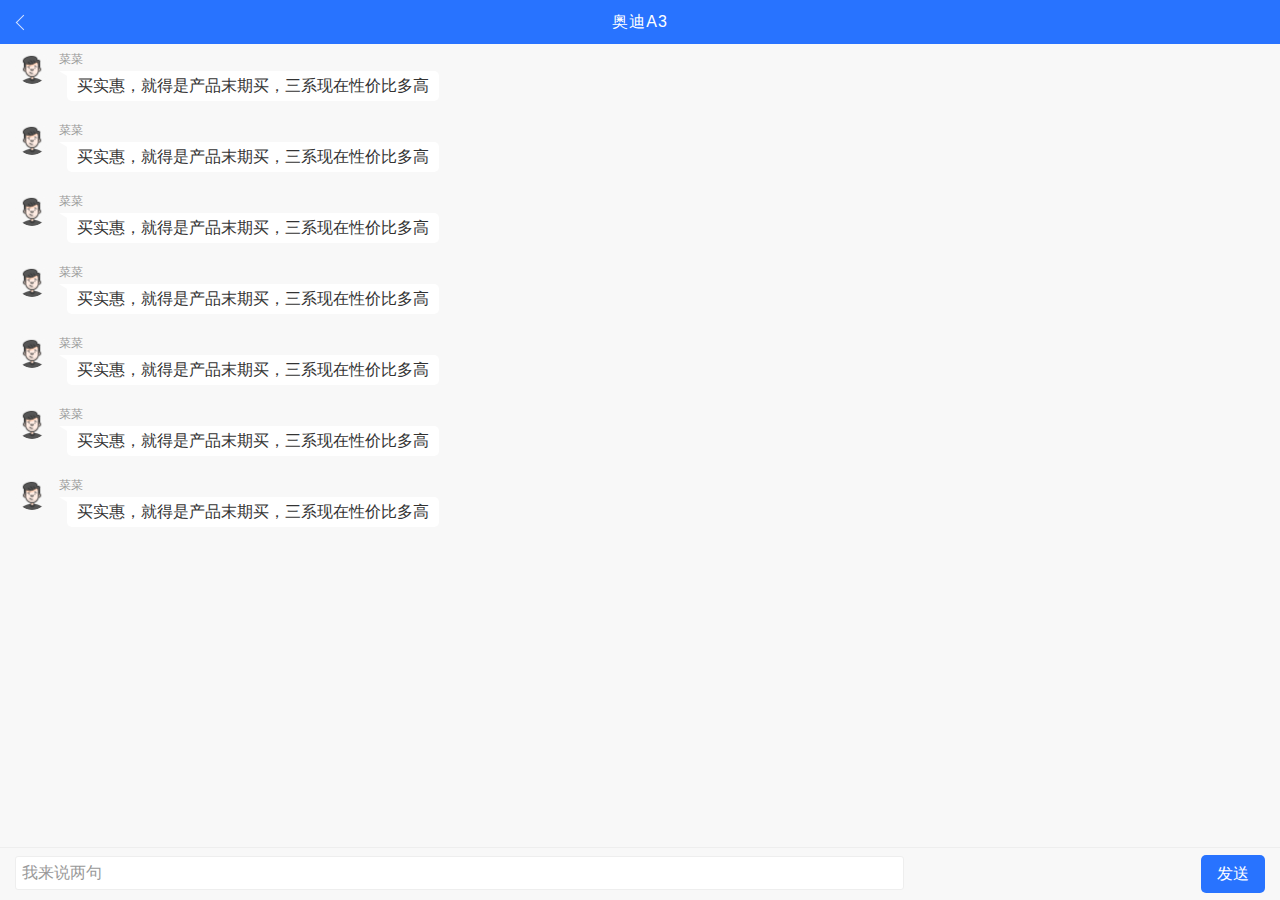
<file: chatroom.html>
<!DOCTYPE html>
<html lang="en">
<head>
    <meta charset="UTF-8">
    <meta name="viewport" content="width=device-width,initial-scale=1.0,user-scalable=0"/>
    <meta name="apple-mobile-web-app-capable" content="yes" />
    <meta name="apple-mobile-web-app-status-bar-style" content="black">
    <meta name="format-detection" content="telephone=no" />
    <meta name="format-detection" content="email=no" />
    <title>车友圈</title>
    <link rel="stylesheet" href="./css/chatroom.css">
    <link rel="stylesheet" href="./css/commen.css">
</head>
<body>
<div class="top"><i onclick="window.history.back();"></i>奥迪A3</div>
<div class="content">
    <ul>
        <li class="clear-fix">
            <div class="left"></div>
            <div class="right">
                <span>菜菜</span>
                <p class="message">
                    买实惠，就得是产品末期买，三系现在性价比多高
                </p>
            </div>
        </li>
        <li class="clear-fix">
            <div class="left"></div>
            <div class="right">
                <span>菜菜</span>
                <p class="message">
                    买实惠，就得是产品末期买，三系现在性价比多高
                </p>
            </div>
        </li>
        <li class="clear-fix">
            <div class="left"></div>
            <div class="right">
                <span>菜菜</span>
                <p class="message">
                    买实惠，就得是产品末期买，三系现在性价比多高
                </p>
            </div>
        </li>
        <li class="clear-fix">
            <div class="left"></div>
            <div class="right">
                <span>菜菜</span>
                <p class="message">
                    买实惠，就得是产品末期买，三系现在性价比多高
                </p>
            </div>
        </li>
        <li class="clear-fix">
            <div class="left"></div>
            <div class="right">
                <span>菜菜</span>
                <p class="message">
                    买实惠，就得是产品末期买，三系现在性价比多高
                </p>
            </div>
        </li>
        <li class="clear-fix">
            <div class="left"></div>
            <div class="right">
                <span>菜菜</span>
                <p class="message">
                    买实惠，就得是产品末期买，三系现在性价比多高
                </p>
            </div>
        </li>
        <li class="clear-fix">
            <div class="left"></div>
            <div class="right">
                <span>菜菜</span>
                <p class="message">
                    买实惠，就得是产品末期买，三系现在性价比多高
                </p>
            </div>
        </li>
    </ul>
</div>
<div class="bottom"><input type="text" name="content" id="" placeholder="我来说两句"><i>发送</i></div>
</body>
</html>
</file>
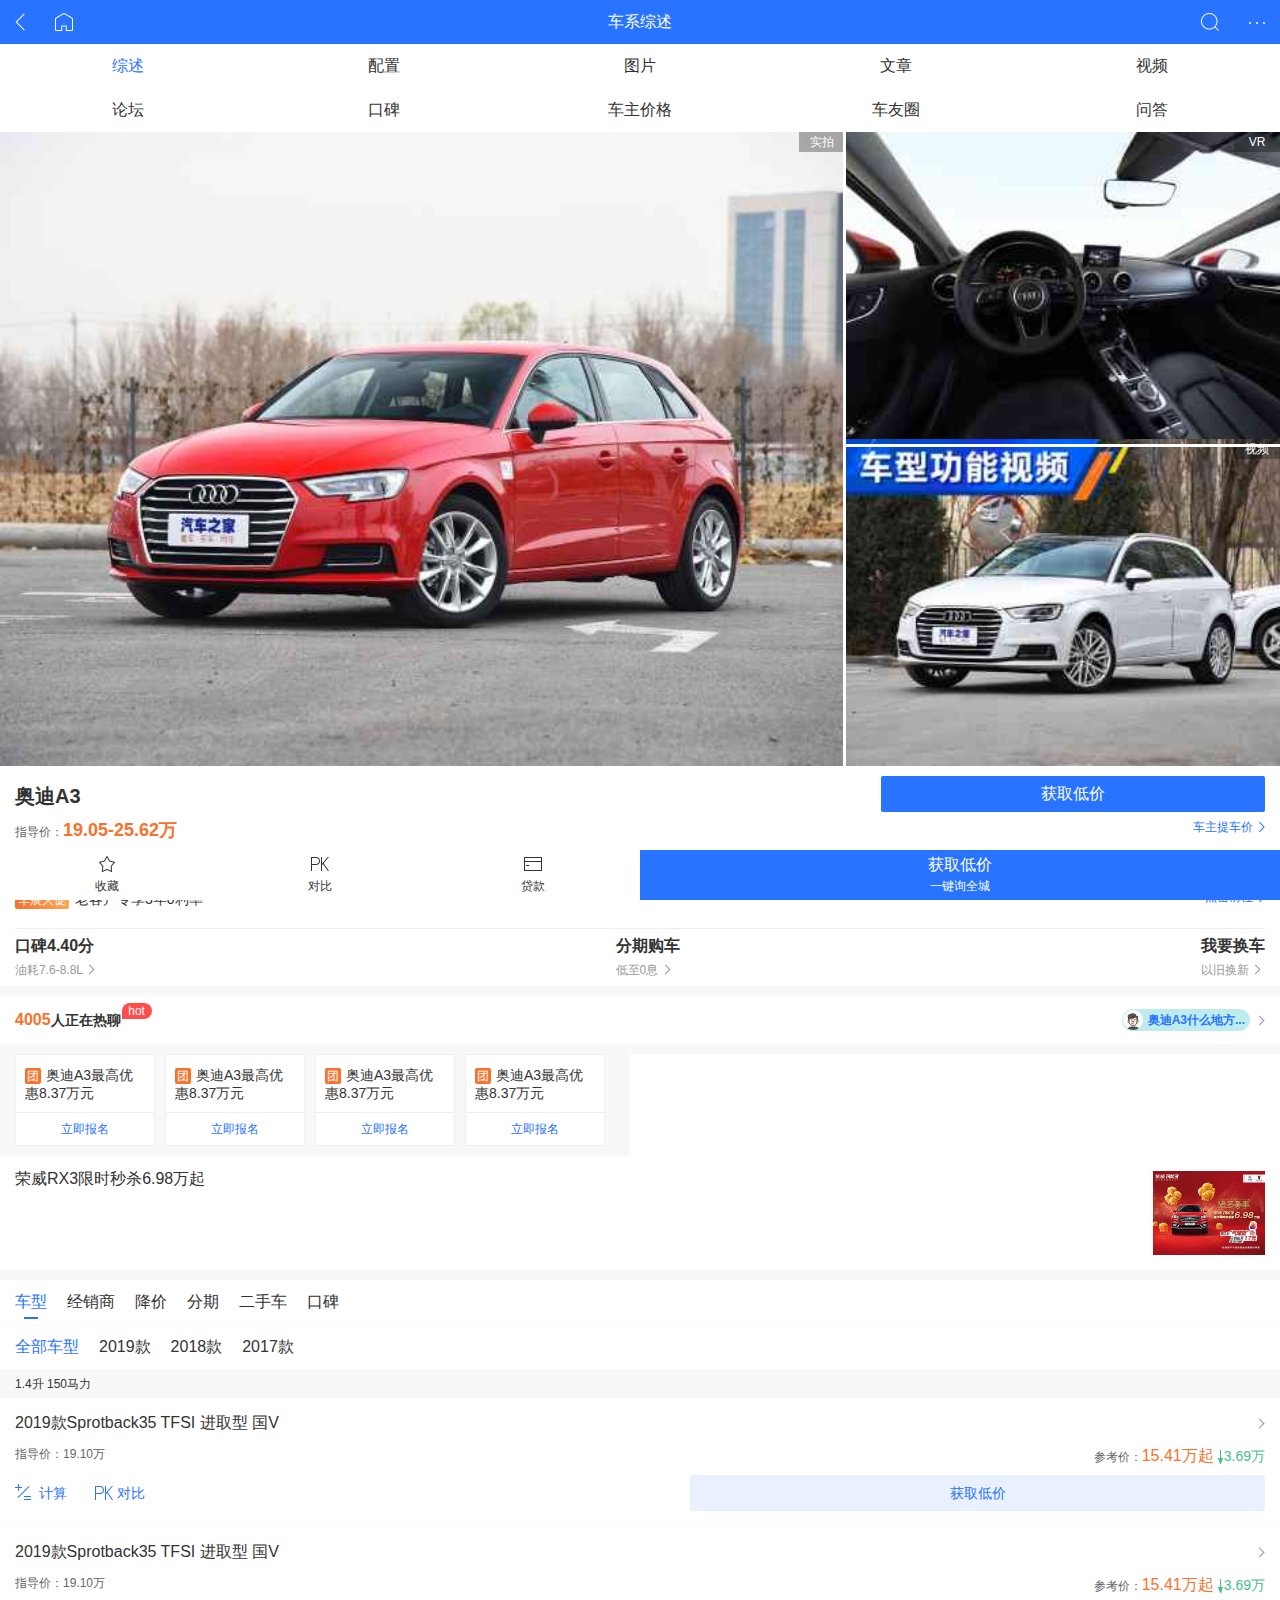
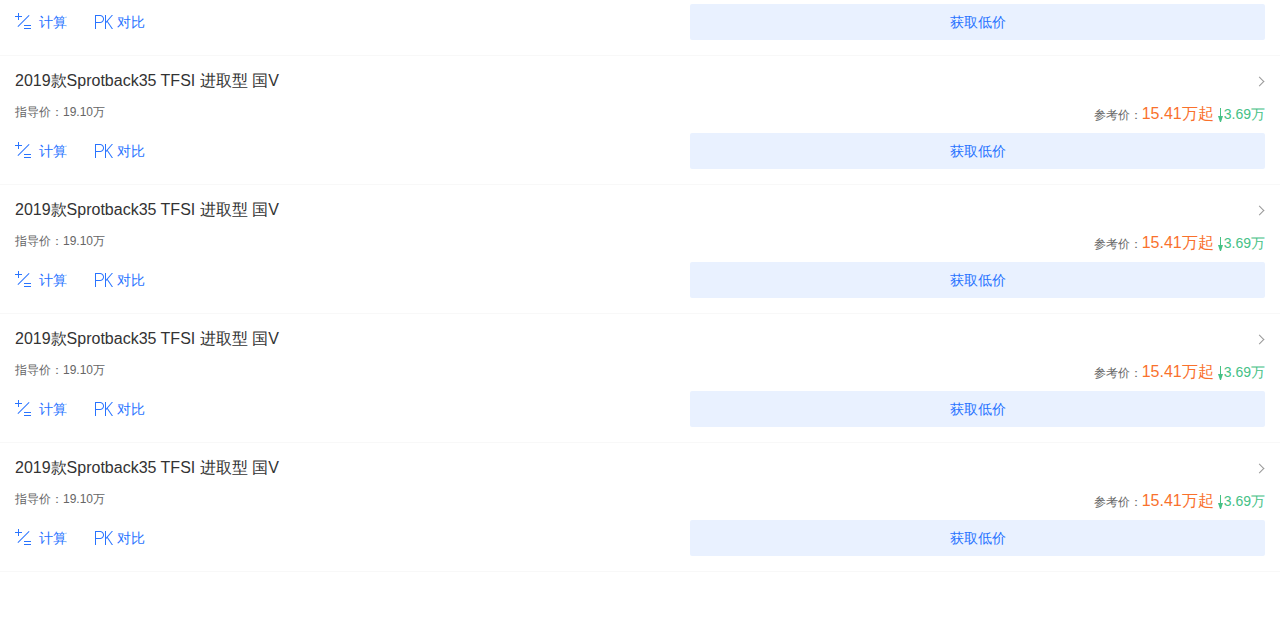
<file: goodsDetail.html>
<!DOCTYPE html>
<html lang="en">
<head>
    <meta charset="UTF-8">
    <meta name="viewport" content="width=device-width,initial-scale=1.0,user-scalable=0"/>
    <meta name="apple-mobile-web-app-capable" content="yes" />
    <meta name="apple-mobile-web-app-status-bar-style" content="black">
    <meta name="format-detection" content="telephone=no" />
    <meta name="format-detection" content="email=no" />
    <title>详情页</title>
    <link rel="stylesheet" href="./css/commen.css">
    <link rel="stylesheet" href="./css/commenTop.css">
    <link rel="stylesheet" href="./css/goodsDetail.css">
</head>
<body>
  <div class="athm-nav-channel">
      <a class="nav-back"  href="javascript:window.history.back();"></a>
      <a href="./index.html" class="nav-main"></a>
      <span class="nav-content">车系综述</span>
      <i class="nav-search"></i>
      <i class="nav-more"></i>
      <div class="loginAndRegist">
          <a href="./login.html">登录</a><a href="./regist.html">注册</a>
      </div>
  </div>
  <div class="athm-menu clear-fix">
      <a href="#" class="item active">
          综述
      </a>
      <a href="#" class="item">
          配置
      </a>
      <a href="#" class="item">
          图片
      </a>
      <a href="#" class="item">
          文章
      </a>
      <a href="#" class="item">
          视频
      </a>
      <a href="#" class="item">
          论坛
      </a>
      <a href="#" class="item">
          口碑
      </a>
      <a href="#" class="item">
          车主价格
      </a>
      <a href="#" class="item">
          车友圈
      </a>
      <a href="#" class="item">
          问答
      </a>
  </div>
  <div class="athm-content">
      <div class="aummary clear-fix">
          <i class="y"></i><i class="x"></i>
          <div class="shipai">
              <span>实拍</span>
              <img src="./img/goodsDetail/shipai.jpg" alt="">
          </div>
          <div class="vr">
              <span>VR</span>
              <img src="./img/goodsDetail/vr.jpg" alt="">
          </div>
          <div class="shiping">
              <span>视频</span>
              <img src="./img/goodsDetail/shiping.jpg" alt="">
          </div>
      </div>
      <h1>奥迪A3 <a href="javascript:void(0);">获取低价</a></h1>
      <div class="price">
         指导价：<strong>19.05-25.62万</strong>
          <a href="javascript:void(0);">车主提车价</a>
      </div>
      <div class="deploy">
          <span>级&nbsp;别：紧凑型车</span>
          <span>发动机：1.4T/2.0T</span>
      </div>
      <div class="generalize">
          <span>车展大促</span><span>老客户专享3年0利率</span><span>点击前往</span>
      </div>
      <div class="evaluate">
          <a href="">
              <strong>口碑4.40分</strong><br>油耗7.6-8.8L <span></span>
          </a>
          <a href=""> <strong>分期购车</strong><br>低至0息 <span></span></a>
          <a href=""> <strong>我要换车</strong><br>以旧换新 <span></span></a>
      </div>
      <div class="hotcat">
          <a href="./chatroom.html">
              <span><em>4005</em>人正在热聊 <u>hot</u></span>
              <span class="active"><img src="./img/index/head_50X50.png"/>奥迪A3什么地方...</span>
              <span class="more"></span>
          </a>
      </div>
  </div>
  <div class="campaign">
      <div class="scroll">
          <div class="item">
              <a href="javascript:void(0);">
                  <em class="tuan">团</em>奥迪A3最高优惠8.37万元
              </a>
              <a href="javascript:void(0);">立即报名</a>
          </div>
          <div class="item">
              <a href="javascript:void(0);">
                  <em class="tuan">团</em>奥迪A3最高优惠8.37万元
              </a>
              <a href="javascript:void(0);">立即报名</a>
          </div>
          <div class="item">
              <a href="javascript:void(0);">
                  <em class="tuan">团</em>奥迪A3最高优惠8.37万元
              </a>
              <a href="javascript:void(0);">立即报名</a>
          </div>
          <div class="item">
              <a href="javascript:void(0);">
                  <em class="tuan">团</em>奥迪A3最高优惠8.37万元
              </a>
              <a href="javascript:void(0);">立即报名</a>
          </div>
      </div>
  </div>
  <div class="generalizerush clear-fix">
      <img src="./img/goodsDetail/generalize.jpg" alt="">荣威RX3限时秒杀6.98万起
  </div>
  <div class="gather">
       <div class="gather-tab">
           <span class="active">车型</span><span>经销商</span><span>降价</span><span>分期</span><span>二手车</span><span>口碑</span>
       </div>
       <div class="gather-tab2">
           <span class="active">全部车型</span><span>2019款</span><span>2018款</span><span>2017款</span><span></span>
       </div>
       <div class="gather-content">
           <p class="biaoti">1.4升 150马力</p>
           <div class="item">
               <h5>2019款Sprotback35 TFSI 进取型 国V  <i></i></h5>
               <p class="price">
                   <span>指导价：19.10万</span><span>参考价：<strong>15.41万起</strong><i></i><em>3.69万</em></span>
               </p>
               <p>
                   <span class="jisuan"><i></i>&nbsp; 计算</span>
                   <span class="pk"><i></i>&nbsp;对比</span>
                   <span class="minprice">获取低价</span>
               </p>
           </div>
           <div class="item">
               <h5>2019款Sprotback35 TFSI 进取型 国V  <i></i></h5>
               <p class="price">
                   <span>指导价：19.10万</span><span>参考价：<strong>15.41万起</strong><i></i><em>3.69万</em></span>
               </p>
               <p>
                   <span class="jisuan"><i></i>&nbsp; 计算</span>
                   <span class="pk"><i></i>&nbsp;对比</span>
                   <span class="minprice">获取低价</span>
               </p>
           </div>
           <div class="item">
               <h5>2019款Sprotback35 TFSI 进取型 国V  <i></i></h5>
               <p class="price">
                   <span>指导价：19.10万</span><span>参考价：<strong>15.41万起</strong><i></i><em>3.69万</em></span>
               </p>
               <p>
                   <span class="jisuan"><i></i>&nbsp; 计算</span>
                   <span class="pk"><i></i>&nbsp;对比</span>
                   <span class="minprice">获取低价</span>
               </p>
           </div>
           <div class="item">
               <h5>2019款Sprotback35 TFSI 进取型 国V  <i></i></h5>
               <p class="price">
                   <span>指导价：19.10万</span><span>参考价：<strong>15.41万起</strong><i></i><em>3.69万</em></span>
               </p>
               <p>
                   <span class="jisuan"><i></i>&nbsp; 计算</span>
                   <span class="pk"><i></i>&nbsp;对比</span>
                   <span class="minprice">获取低价</span>
               </p>
           </div>
           <div class="item">
               <h5>2019款Sprotback35 TFSI 进取型 国V  <i></i></h5>
               <p class="price">
                   <span>指导价：19.10万</span><span>参考价：<strong>15.41万起</strong><i></i><em>3.69万</em></span>
               </p>
               <p>
                   <span class="jisuan"><i></i>&nbsp; 计算</span>
                   <span class="pk"><i></i>&nbsp;对比</span>
                   <span class="minprice">获取低价</span>
               </p>
           </div>
           <div class="item">
               <h5>2019款Sprotback35 TFSI 进取型 国V  <i></i></h5>
               <p class="price">
                   <span>指导价：19.10万</span><span>参考价：<strong>15.41万起</strong><i></i><em>3.69万</em></span>
               </p>
               <p>
                   <span class="jisuan"><i></i>&nbsp; 计算</span>
                   <span class="pk"><i></i>&nbsp;对比</span>
                   <span class="minprice">获取低价</span>
               </p>
           </div>
       </div>
  </div>
  <div class="console">
      <div class="star">
              <i></i><br>收藏
      </div>
      <div class="pk">
          <i></i><br>对比
      </div>
      <div class="loans">
          <i></i><br>贷款
      </div>
      <div class="assist">
           <span class="top">获取低价</span><br>
           <span class="bottom">一键询全城</span>
      </div>
  </div>
  <div class="rgba" style="display:none;background:rgba(0,0,0,.3);position:fixed;top:0;left:0;height:100%;width:100%;z-index:10002"></div>
</body>
</html>
<script src="./js/commenTop.js" type="text/javascript"></script>
</file>
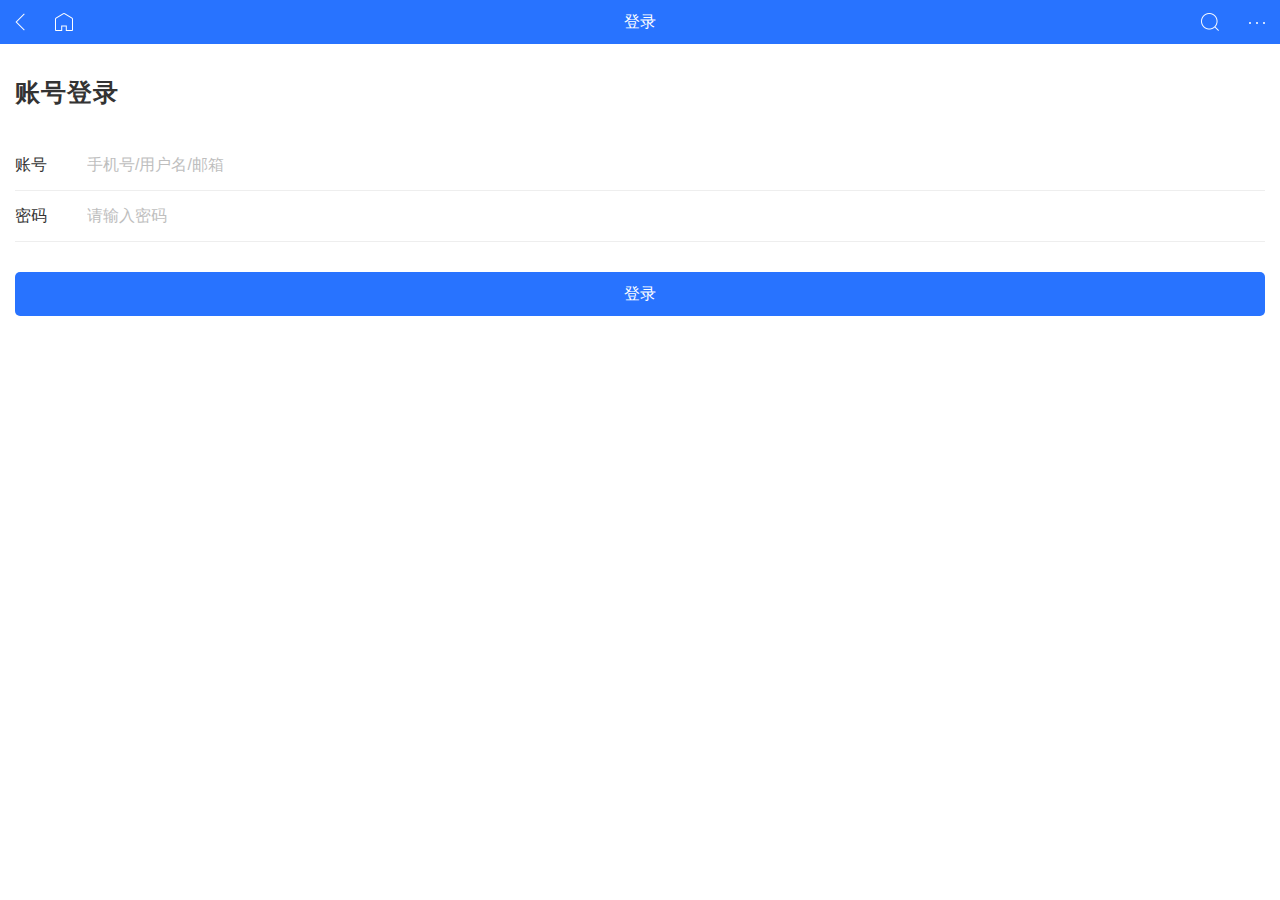
<file: login.html>
<!DOCTYPE html>
<html lang="en">
<head>
    <meta charset="UTF-8">
    <meta name="viewport" content="width=device-width,initial-scale=1.0,user-scalable=0"/>
    <meta name="apple-mobile-web-app-capable" content="yes" />
    <meta name="apple-mobile-web-app-status-bar-style" content="black">
    <meta name="format-detection" content="telephone=no" />
    <meta name="format-detection" content="email=no" />
    <title>登录页</title>
    <link rel="stylesheet" href="./css/commen.css">
    <link rel="stylesheet" href="./css/commenTop.css">
    <link rel="stylesheet" href="./css/login.css">
</head>
<body>
<div class="athm-nav-channel">
    <a class="nav-back"  href="javascript:window.history.back();"></a>
    <a href="./index.html" class="nav-main"></a>
    <span class="nav-content">登录</span>
    <i class="nav-search"></i>
    <i class="nav-more"></i>
    <div class="loginAndRegist">
        <a href="./login.html">登录</a><a href="./regist.html">注册</a>
    </div>
</div>
<h4 class="biaoti">
    账号登录
</h4>
<form id="customer">
    <p>
        <span>账号</span><input type="text" placeholder="手机号/用户名/邮箱">
    </p>
    <p>
        <span>密码</span><input type="password" placeholder="请输入密码">
    </p>

</form>
<p class="bottonp">登录</p>
<div class="rgba" style="display:none;background:rgba(0,0,0,.3);position:fixed;top:0;left:0;height:100%;width:100%;z-index:10002"></div>

</body>
</html>
<script src="./js/commenTop.js" type="text/javascript"></script>
</file>
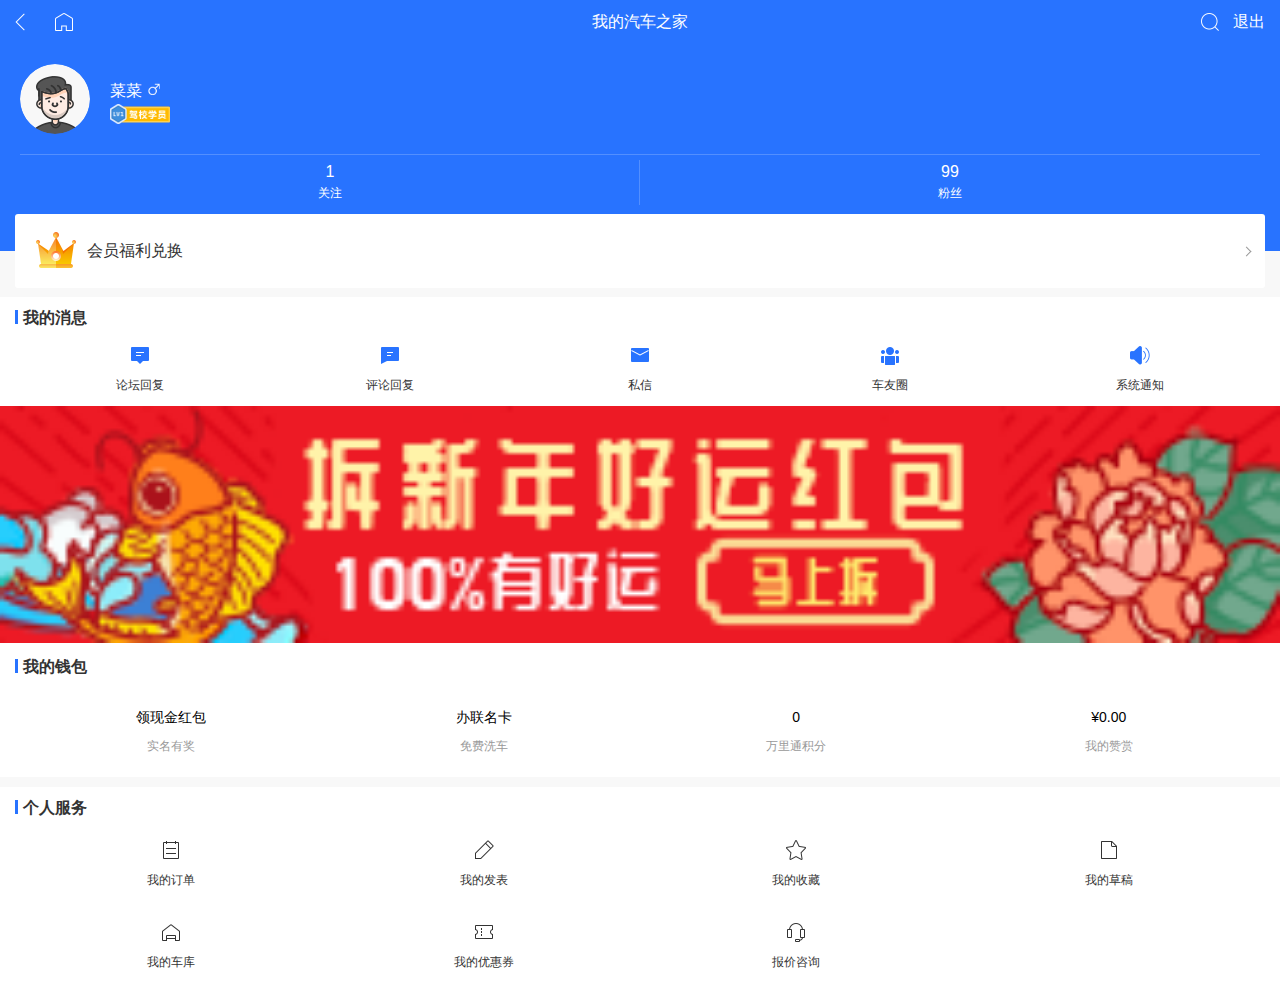
<file: main.html>
<!DOCTYPE html>
<html lang="en">
<head>
    <meta charset="UTF-8">
    <meta name="viewport" content="width=device-width,initial-scale=1.0,user-scalable=0"/>
    <meta name="apple-mobile-web-app-capable" content="yes" />
    <meta name="apple-mobile-web-app-status-bar-style" content="black">
    <meta name="format-detection" content="telephone=no" />
    <meta name="format-detection" content="email=no" />
    <title>个人中心</title>
    <link rel="stylesheet" href="./css/commen.css">
    <link rel="stylesheet" href="./css/commenTop.css">
    <link rel="stylesheet" href="./css/main.css">
</head>
<body>
<div class="athm-nav-channel">
    <a class="nav-back"  href="javascript:window.history.back();"></a>
    <a href="./index.html" class="nav-main"></a>
    <span class="nav-content">我的汽车之家</span>
    <i class="nav-search"></i>
    <a href="./index.html" class="backLogin">退出</a>
</div>

<div class="i-user-info">
    <div class="user-info">
        <dl class="user-img"></dl>
        <dd class="name">菜菜 <i></i></dd>
        <dd class="level"></dd>
    </div>
    <div class="user-about">
        <div class="guanzhu">
            <i>1</i><br>
            关注
        </div>
        <div class="fenshi">
            <i>99</i><br>
            粉丝
        </div>
    </div>
</div>

<div class="links-member">
    <a href="" class="links-member-a">
        <p><img src="./img/index/icon-crown.png" alt=""></p>
        <span>会员福利兑换</span>
        <i></i>
    </a>
</div>
<div class="links-membertwo">
</div>

<div class="message-card">
    <h4>我的消息</h4>
    <ul>
        <li><img src="./img/index/message1.png" alt="">论坛回复</li>
        <li><img src="./img/index/message2.png" alt="">评论回复</li>
        <li><img src="./img/index/message3.png" alt="">私信</li>
        <li><img src="./img/index/message4.png" alt="">车友圈</li>
        <li><img src="./img/index/message5.png" alt="">系统通知</li>
    </ul>
</div>
<a class="msc">
    <img src="./img/index/msc.png" alt="">
</a>
<div class="wallet-card">
    <h4>我的钱包</h4>
    <ul class="clear-fix">
        <li><span>领现金红包</span>实名有奖</li>
        <li><span>办联名卡</span>免费洗车</li>
        <li><span>0</span>万里通积分</li>
        <li><span>&yen;0.00</span>我的赞赏</li>
    </ul>
</div>

<div class="mine-card">
    <h4>个人服务</h4>
    <ul>
        <li><img src="./img/index/mine1.png" alt="">我的订单</li>
        <li><img src="./img/index/mine2.png" alt="">我的发表</li>
        <li><img src="./img/index/mine3.png" alt="">我的收藏</li>
        <li><img src="./img/index/mine4.png" alt="">我的草稿</li>
        <li><img src="./img/index/mine5.png" alt="">我的车库</li>
        <li><img src="./img/index/mine6.png" alt="">我的优惠券</li>
        <li><img src="./img/index/mine7.png" alt="">报价咨询</li>
    </ul>
</div>
</body>
</html>
</file>
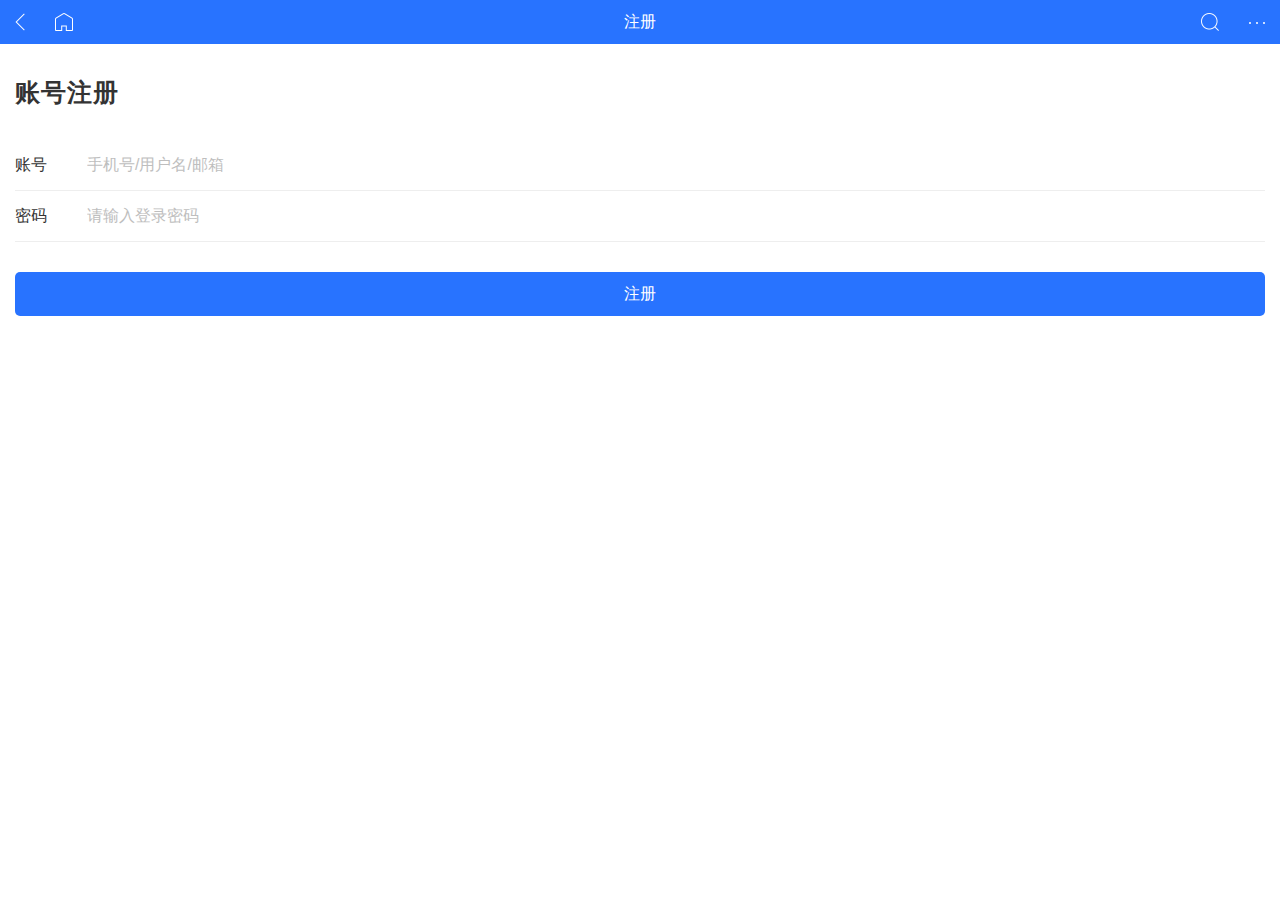
<file: regist.html>
<!DOCTYPE html>
<html lang="en">
<head>
    <meta charset="UTF-8">
    <meta name="viewport" content="width=device-width,initial-scale=1.0,user-scalable=0"/>
    <meta name="apple-mobile-web-app-capable" content="yes" />
    <meta name="apple-mobile-web-app-status-bar-style" content="black">
    <meta name="format-detection" content="telephone=no" />
    <meta name="format-detection" content="email=no" />
    <title>注册页</title>
    <link rel="stylesheet" href="./css/commen.css">
    <link rel="stylesheet" href="./css/commenTop.css">
    <link rel="stylesheet" href="./css/regist.css">
</head>
<body>
    <div class="athm-nav-channel">
        <a class="nav-back"  href="javascript:window.history.back();"></a>
        <a href="./index.html" class="nav-main"></a>
        <span class="nav-content">注册</span>
        <i class="nav-search"></i>
        <i class="nav-more"></i>
        <div class="loginAndRegist">
            <a href="./login.html">登录</a><a href="./regist.html">注册</a>
        </div>
    </div>
    <h4 class="biaoti">
        账号注册
    </h4>
    <form id="customer">
           <p>
               <span>账号</span><input type="text" placeholder="手机号/用户名/邮箱">
           </p>
            <p>
                <span>密码</span><input type="password" placeholder="请输入登录密码">
            </p>

    </form>
    <p class="bottonp">注册</p>
    <div class="rgba" style="display:none;background:rgba(0,0,0,.3);position:fixed;top:0;left:0;height:100%;width:100%;z-index:10002"></div>

</body>
</html>
<script src="./js/commenTop.js" type="text/javascript"></script>
</file>
<file: css/commen.css>
*{margin:0px;padding:0px;color:#333;font-style:normal;}
a{text-decoration:none;}
div {
    box-sizing:border-box;
}
ul {list-style:none;}

.clear-fix:after {
    content:"";
    display:table;
    clear:both;
}
.clear-fix:before {
    content:"";
    display:table;
    clear:both;
}
html {font: 16px/1 "PingFang SC",Helvetica,Arial,"Hiragino Sans GB","Microsoft Yahei",STHeiTi,sans-serif;}
</file>
<file: css/top.css>
/**
 * Created by prettyRain on 2019/1/16.
 */
.athm-nav {
    height:88px;
    background-color:#2873ff;
}
.athm-nav-header{
    height:44px;
    margin:0 99px 0 110px;
    position:relative;
    padding-top:2px;
    padding-bottom:2px;
}
.athm-nav-header .qichelog {
    position:absolute;
    top:12px;
    left:-95px;
    width:80px;
    height:20px;
    background:url(../img/index/qichezhijia.png) no-repeat 0 0;
    background-size:cover;
}
.athm-nav-header .center {
    display: block;
    width:100%;
    padding-top:6px;
}
.athm-nav-header .center::before {
    content:"";
    width:12px;
    height:12px;
    position:absolute;
    top:16px;
    left:10px;
    background:url(../img/index/shousuo.png) no-repeat 0 0 ;
    -webkit-background-size:cover;
    background-size:cover;
}
.athm-nav-header .center:after {
    content:"";
    width:16px;
    height:14px;
    position:absolute;
    top:15px;
    right:10px;
    background:url(../img/index/xiangji.png) no-repeat 0 0 ;
    -webkit-background-size:100% 100%;
    background-size:100% 100%;
}
.athm-nav-header .center input {
    box-sizing:border-box;
    display:inline-block;
    width:100%;
    height:28px;
    border-radius:4px;
    border-width:0px;
    outline:none;
    padding-left:27px;
    font-size:12px;
    color:#999;
}

.athm-nav-header .app {
    position:absolute;
    top:11px;
    right:-39px;
    z-index:2;
    width:24px;
    height:23px;
    background:url(../img/index/app.png) no-repeat 0 0;
    background-size:24px 23px;
}
.athm-nav-header .toxiang {
    position:absolute;
    top:7px;
    right:-84px;
    width:30px;
    height:30px;
    background:url(../img/index/head_50X50.png) no-repeat 0 0;
    background-size:cover;
}
.athm-nav-service {
    position:relative;
    padding:0 45px 0 15px;
    height:44px;
    background-color:#2873ff;
    width:100%;
    z-index:3;
}
.athm-nav-service .service-item ul {
    display:flex;
    justify-content:space-between;
}
.athm-nav-service .service-item ul li {
    font-size:17px;
    line-height:14px;
    color:#fff;
    opacity:0.5;
    padding-top:14px;
}
.athm-nav-service .service-item ul li.active {
    opacity:1;
}
.athm-nav-service .service-arrow {
    position:absolute;
    top:0;
    right:9px;
    height:100%;
    width:28px;
    background:url(../img/index/service.png) no-repeat center center;
    background-size:18px;
    z-index:10001;
    /*transition-duration:1s;
    transition-property:all;
    transition-delay:0s;
    transition-timing-function:ease;
    transform-origin:center center;*/
    transition:all .5s linear;
}
.athm-nav-header .service-arrowlayer {
    position:absolute;
    top:88px;
    right:-92px;
    z-index:10004;
    width:94px;
    font-size:16px;
    line-height:16px;
    background-color: #fff;
    box-shadow:1px 1px 1px ;
}
.athm-nav-header .service-arrowlayer:before{
    content:"";
    border:7px solid transparent;
    border-bottom:7px solid #e0e8e5;
    position:absolute;
    top:-14px;
    right:10px;
}
.athm-nav-header .service-arrowlayer p {
    padding-top:14px;
    height:30px;
    padding-left:14px;
    text-align:left;
    margin:0
}
.athm-nav-header .service-arrowlayer i{
    font-size:0;
    display:block;
    width:70%;
    border-top:1px dashed lightgrey;
    margin:0 auto;
}
</file>
<file: css/index.css>
/*频道*/
.channel {
    width:100%;
    overflow:auto;
    -webkit-scrollbar:0px;
    border-bottom:10px solid #f9f9f9;
}
/*隐藏滚动条*/
.channel::-webkit-scrollbar {
    display:none;
}
.channel .scroll {
    display:flex;
    white-space:nowrap;
    padding:8px ;
}
.channel .scroll a{
    display:inline-block;
    color:#333;
    font-size:16px;
    line-height:16px;
    text-decoration:none;
    position:relative;
    box-sizing:border-box;
    padding:6px;
    margin-right:8px;
}
.channel .scroll a:before {
    position:absolute;
    top:0;
    left:0;
    content:'';
    border:1px solid #e6e6e6;
    width:100%;
    height:100%;
    border-radius:3px;
}
.channel .scroll a.news:after {
    content:'';
    position:absolute;
    top:2px;
    right:1px;
    width:6px;
    height:6px;
    border-radius:6px;
    background-color:#fd4d4d;
}
/*品牌服务*/
.tabservice .tamtab{
    position:relative;
    display:flex;
    justify-content: space-around;
    border-bottom:1px solid #ededed;
}
.tabservice .tamtab .tab-item{
     flex:1;
     line-height:44px;
     color:#333;
     text-align:center;
}
.tabservice .tamtab .tab-item.active {
    color:#2873ff;
}
.tabservice .tamtab .tab-line {
    width:16px;
    height:2px;
    background-color:#2873ff;
    position:absolute;
    bottom:5px;
    left:12.5%;
    margin-left:-8px;
}
.tamcontent .tamcontent-item {
    padding-top:6px;
}
.tamcontent .tamcontent-item a {
    text-align:center;
    float:left;
    width:20%;
    text-decoration:none;
    color:#666;
    font-size:12px;
    line-height:11px;
    padding-bottom:5px;
    cursor:pointer;
}
.tamcontent .tamcontent-item a img {
    width:50px;
}
/*banner*/
.banner {
    position:relative;
    z-index:1;
    overflow:hidden;
}
.banner .bannerimg {
    overflow:hidden;
    width:100%;
}
.banner .bannerimg li {
    position:absolute;
    top:0;
    left:0;
    width:100%;
}
.banner .bannerimg li img{
    width:100%;
}

.banner  .bannernum {
    position:absolute;
    bottom:5px;
    left:50%;
}
.banner .bannernum  li {
    padding:3px;
    background-clip:content-box;
    width:5px;
    height:5px;
    background-color: #c62d33;
    float:left;
    border-radius:5px;
}
/*头条*/
.topnews {
    width:100%;
    height:44px;
    font-size:16px;
    line-height:16px;
    padding-top:14px;
    text-align:center;
    border-bottom:1px solid #ededed;
}
.topnews em {
    font-size:12px;
    display:inline-block;
    line-height:12px;
    background-color:#fd4d4d;
    padding:3px 4px;
    text-align:center;
    font-family:'微软雅黑';
    color:white;
    font-style:normal;
    border-radius:3px;
}
/*twobanner*/
.twobanner {
    z-index:-1;
    position:relative;
    width:100%;
    overflow:hidden;
    padding:5px 0 20px 0 ;
    border-bottom:10px solid #f9f9f9;
}
.twobanner .carousel {
    width:200%;
}
.twobanner .carousel li {
    width:50%;
    float:left;
}
.twobanner .carousel li a {
    float:left;
    width:20%;
    text-decoration:none;
    text-align:center;
}
.twobanner .carousel li a img {
    width:40px;
    height:40px;
}
.twobanner .carousel li a strong {
    color:#333;
    font-size:12px;
    display:block;
    font-weight:300;
    text-align:center;
}
.twobanner .navi {
     position:absolute;
     left:50%;
     bottom:8px;
    margin-left:-8px;
    text-align:center;
    font-size:0;
}
.twobanner .navi i {
    font-style:normal;
    padding :0 2px;
    width:4px;
    height:4px;
    display:inline-block;
    background-clip:content-box;
    background-color:red;
}
/*拆红包*/
.hongbao {
    padding:12px 12px;
    width:100%;
    border-bottom:10px solid #f9f9f9;
}
.hongbao  p img{
    float:right;
    width:112px;
    height:84px;
    margin-left:8px;
}
/*推荐*/
.feed .info .feed-item{
    padding:12px 12px;
    border-top:1px solid #f9f9f9;
}
.feed .info .feed-item a {
    width:100%;
    display:block;
}
.feed .info .feed-item ul{
    display:flex;
    justify-content:space-between;
}
.feed .info .feed-item a h4 {
    font-weight:300;
    font-size:16px;
    margin-bottom:8px;
    display:-webkit-box;
    -webkit-box-orient:vertical;
    -webkit-line-clamp:2;
    overflow:hidden;
}
.feed .info .feed-item ul li {
    width:32.9%;
}
.feed .info .feed-item ul li img {
    width:100%;
}
.feed .info .feed-item a span {
    font-size:12px;
    color:#999;
}
.feed .info .feed-item a span.comment {
    position:relative;
    z-index:-1;
    padding-left:18px;
    display:inline-block;
}
.feed .info .feed-item a span.comment i{
    display:inline-block;
    width:28px;
    height:26px;
    background:url(../img/index/tubiao.png) no-repeat -40px -101px;
    transform:scale(0.5,0.5);
    position:absolute;
    top:-3px;
    left:-7px;
}
.feed .info .feed-item .caption {
   font-weight:700;
}
.feed .info .feed-item .caption span:last-child{
    font-weight:300;
    font-size:12px;
    color:#999;
    float:right;
}
.feed .info .feed-item .caption span:first-child {
    float:left;
}
.feed .info .feed-item ul {
    width:100%;
    display:flex;
}
.feed .info .feed-item ul li{
    text-align:center;
}
.feed .info .feed-item ul li img{
    width:100%;
}
.feed .info .feed-item ul li span{
     display:block;
}
.feed .info .feed-item ul li span:nth-child(2) {
    font-size:14px;
}
.feed .info .feed-item ul li span:nth-child(3) {
    font-size:12px;
    color:#f9712c;
}
.feed .info .feed-item ul li span:nth-child(4){
    font-size:12px;
    color:#999;
}
.feed .info .feed-item ul li span:nth-child(4) i {
    display:inline-block;
    padding-left:10px;
    color:#45c186;
    position: relative;
}
.feed .info .feed-item ul li span:nth-child(4) i:before {
    content:'';
    width:1px;
    height:6px;
    background-color:#45c186;
    position:absolute;
    top:4px;
    left:5px;
}
.feed .info .feed-item ul li span:nth-child(4) i:after {
    content:'';
    width:1px;
    background-color:#45c186;
    border-left:2px solid white;
    /*border-bottom:6px solid #000;*/
    border-right:2px solid white;
    border-top:5px solid #45c186;
    position:absolute;
    top:10px;
    left:3px;
}
.feed .info .feed-item ul li span:nth-child(5){
    width:80px;
    margin:0 auto;
    background-color:#2873ff;
    margin-top:10px;
    border-radius:2px;
    font-size:10px;
    color:white;
    line-height:12px;
    padding:5px 0;
}
</file>
<file: css/categray.css>
/*广告*/
.mark {
    font-size:0;
}
.mark img{
    width:100%;
}
body {
    height:2000px;
}
/*广告tab*/
.athm_tab {
    overflow:hidden;
}
.athm_tab_ul {
    width:200%;
    justify-content:space-around;
    border-bottom:1px solid #eee;
    padding-left:14px;
}
.athm_tab_ul li {
    float:left;
    line-height:45px;
    position:relative;
    margin-right:20px;
}
.athm_tab_ul li:first-child {
    color:#2873FF;
}
.athm_tab_ul li:first-child:after {
    content:"";
    width:16px;
    height:2px;
    background-color:#2873FF;
    position:absolute;
    left:50%;
    margin-left:-8px;
    bottom:5px;
}
/*浏览过的*/
.brow {
    height:30px;
    padding:8px 0 0 14px;
    background-color:#f9f9f9;
    font-size:14px;
    line-height:14px;
}
.brow span:nth-child(1) {
    color:#999;
}
.brow u {
    color:#2873FF;
    padding:0 3px;
    text-decoration:none;
}
/*<!--热门车-->*/
.carts {
    margin:0 0px;
}
.carts .hotcar .hotcartop {
    height:44px;
    line-height:44px;
    padding-left:21px;
    padding-right:26px;
    border-bottom:1px solid #f9f9f9;
}
.carts .hotcar .hotcartop h4 {
    float:left;
    position:relative;
}
.carts .hotcar .hotcartop h4:before {
    content:"";
    width:3px;
    height:14px;
    position:absolute;
    top:16px;
    left:-7px;
    background-color:#2873FF;
}
.carts .hotcar .hotcartop i {
    float:right;
    font-size:12px;
    color:#999;
    position: relative;
}
.carts .hotcar .hotcartop i:after {
    content:"∨";
    position:absolute;
    bottom:1px;
    right:-15px;
}
.carts .hotcar .hotcarcontent {
    padding:0 14px;
    overflow-x:auto;
}
.carts .hotcar .hotcarcontent::-webkit-scrollbar{
    display:none;
}
.carts .hotcar .hotcarcontent .hotcarlist {
    width:1000px;
}
.carts .hotcar .hotcarcontent .hotcarlist li {
    float:left;
    width:80px;
    margin-right:15px;
    margin-top:15px;
    text-align:center;
    font-size:0;
}
.carts .hotcar .hotcarcontent .hotcarlist li img {
    width:80px;
    height:60px;
    margin-bottom:2px;
}
.carts .hotcar .hotcarcontent .hotcarlist li b {
    font-size:14px;
    font-weight:300;
}
.carts .hotcar .seemorehot {
    box-sizing:border-box;
    display:inline-block;
    width:100%;
    text-align:center;
    color:#2873FF;
    font-size:14px;
    height:44px;
    padding-top:15px;
}
.carts .hotcar .seemorehot i {
    display:inline-block;
    width:6px;
    height:12px;
    background:url(../img/categray/left_jiantou.png) no-repeat 0 0;
    background-size:100%;
    position:relative;
    bottom:-2px;
}
/* <!--快速找车-->*/
.carts .hotoption {
    padding: 0 0px;
    border-top:10px solid #f9f9f9;
}
.carts .hotoption .hotoption-top {
    height:44px;
    padding:10px 14px 0px 21px;
}
.carts .hotoption .hotoption-top h4 {
    float:left;
    position:relative;
    font-size:16px;
}
.carts .hotoption .hotoption-top h4:before {
    position:absolute;
    top:5px;
    left:-7px;
    content:'';
    width:3px;
    height:14px;
    background-color:#2873FF;
}
.carts .hotoption .hotoption-top i {
    float:right;
    font-size:12px;
    display:inline-block;
    height:18px;
    padding:2px 8px;
    background-color:#2873FF;
    border-radius:12px;
    color:white;
}
.carts .hotoption .hotoption-brand {
    display:flex;
    padding-top:3px;
    height:72px;
}
.carts .hotoption .hotoption-brand a{
    display:inline-block;
    flex:1;
    text-align:center;
    font-size:12px;
}
.carts .hotoption .hotoption-brand a img {
    width:40px;
}
.carts .hotoption .price ,.carts .hotoption .use{
    display:flex;
}
.carts .hotoption .price span ,.carts .hotoption .use span {
    font-size:12px;
    flex:1;
    text-align:center;
    padding:10px 0;
}
.carts .hotoption .price span:first-child,.carts .hotoption .use span:first-child {
    color:#999;
}
.carts .hotoption .seemorehot {
    box-sizing:border-box;
    display:inline-block;
    width:100%;
    text-align:center;
    color:#2873FF;
    font-size:14px;
    height:29px;
}
.carts .hotoption .seemorehot i {
    display:inline-block;
    width:6px;
    height:12px;
    background:url(../img/categray/left_jiantou.png) no-repeat 0 0;
    background-size:100%;
    position:relative;
    bottom:-2px;
}

/*分类列表*/
.carts .listing {
}
.carts .listing .anchor {
    padding: 0 15px;
    line-height:30px;
    background-color:#f8f8f8;
}
.carts .listing ul li {
    padding:10px 0 10px 15px;
}
.carts .listing ul li img {
    width:40px;
    height:40px;
}
.carts .listing ul li div {
    float:left;
    padding-right:14px;
}
.carts .listing ul li span {
    line-height:40px;
    display:inline-block;
}
.carts .jump-tag {
    display:none;
    position:fixed;
    top:70px;
    right:0;
    width:24px;
    text-align:center;
    font-size:12px;
}
.carts .jump-tag ul li {
    height:21px;
    color:#333;
}

/*footer*/
.athm-footer {
    border-top:10px solid #f8f8f8;
    padding:20px 0;
    text-align:center;
    font-size:14px;
}
.athm-footer a  {
    display:inline-block;
    padding-left:23px;
    position:relative;
}
.athm-footer a:before {
    width:18px;
    height:14px;
    content:"";
    background:url(../img/categray/email.png) no-repeat 0 0;
    background-size:contain;
    position:absolute;
    top:2px;
    left:0px;
}
.athm-footer div {
    padding-top:10px;
}
/**/
.tabswitch {
    width:260px;
    height:100%;
    position:fixed;
    top:0;
    right:-260px;
    z-index:10005;
    background-color:white;
    overflow-y:auto;
    transition:.5s all ease;
}
.tabswitch .tabswitch-top {
    height:45px;
    line-height:45px;
    display:flex;
}
.tabswitch .tabswitch-top a.active {
    color:#2873FF;
    position:relative;
}
.tabswitch .tabswitch-top a.active:before {
    content:'';
    position:absolute;
    bottom:5px;
    left:50%;
    margin-left:-7px;
    width:14px;
    height:2px;
    background-color:#2873FF;
}
.tabswitch .tabswitch-top a {
    flex:1;
    text-align:center;
}
.tabswitch .tabswitch-content .category {
    line-height:30px;
    padding:0 10px;
    background-color:#f8f8f8;
}
.tabswitch .tabswitch-content ul li {
    padding:15px 0;
}
.tabswitch .tabswitch-content ul li .left {
    float:left;
    margin-right:10px;
    padding-left:10px;
}
.tabswitch .tabswitch-content ul li .right {
    float:right;
    width:143px;
}
.tabswitch .tabswitch-content ul li .right span {
    display:block;
}
.tabswitch .tabswitch-content ul li .right span:nth-child(1){
    padding-bottom:12px;
}
.tabswitch .tabswitch-content ul li .right span:nth-child(2){
    padding-bottom:12px;
    font-size:14px;
    color: #f9712c;
}
.tabswitch .tabswitch-content ul li .right span:nth-child(3){
    font-size:12px;
    color:#fd4d4d;
    width:28px;
    line-height:18px;
    background:rgba(253,77,77,0.1);
    text-align:center;

}
.tabswitch .tabswitch-content ul li img{
    width:97px;
    height:70px;
}
</file>
<file: css/chatroom.css>
html,body {
    width:100%;
    height:100%;
    overflow:hidden;
}
.top {
    height:44px;
    background-color:#2873FF;
    line-height:44px;
    text-align:center;
    font-size:16px;
    color:#fff;
    letter-spacing:1px;
    position:fixed;
    top:0;
    left:0;
    width:100%;
    z-index:3;
}
.top i {
    position:absolute;
    top:50%;
    margin-top:-5px;
    left:18px;
    width:10px;
    height:10px;
    border-top:1px solid #fff;
    border-left:1px solid #fff;
    transform:rotate(-45deg);
    opacity:.8;
}

.bottom {
    position:fixed;
    bottom:0;
    left:0;
    width:100%;
    height:53px;
    padding:8px 15px;
    border-top:1px solid #eee;
    background-color:#f8f8f8;
}
.bottom input {
    width:70%;
    height:20px;
    padding:6px;
    border:1px solid #eee;
    border-radius:3px;
    font-size:16px;
    outline-style:none;
}
.bottom input::-webkit-input-placeholder{
    color:#999;
    font-size:16px;
    line-hieght:20px;
}
.bottom i {
    position:absolute;
    top:50%;
    margin-top:-19px;
    right:15px;
    width:64px;
    height:38px;
    background-color:#2873FF;
    border-radius:5px;
    color:#fff;
    line-height:38px;
    text-align:center;
}

.content {
    overflow:auto;
    height:100%;
    width:100%;
    padding:50px 15px 53px 15px;
    background-color:#f8f8f8;
}
.content ul li {
    margin-bottom:20px;
}
.content ul li div{
    float:left;
}
.content ul li div.left {
    width:34px;
    height:34px;
    background:url('../img/index/head_50X50.png') no-repeat 0 0;
    background-size:100%;
    border-radius:17px;
}
.content ul li div.right {
    margin-left:10px;
    max-width:70%;
}
.content ul li div.right span{
    font-size:12px;
    color:#999;
}
.content ul li div.right p {
    margin-left:8px;
    margin-top:5px;
    background-color:#fff;
    padding:0 10px;
    line-height:30px;
    border-radius:5px;
    position:relative;
}
.content ul li div.right p:before {
    content:'';
    position:absolute;
    top:0;
    left:-8px;
    border-top:6px solid #fff;
    border-left:10px solid rgba(0,0,0,0);
    border-right:10px solid rgba(0,0,0,0);
}
</file>
<file: css/commenTop.css>
.athm-nav-channel {
    background-color:#2873ff;
    height:44px;
    position:relative;
    text-align:center;
}
.athm-nav-channel .nav-content {
    font-size:16px;
    line-height:44px;
    color:white;
}

.athm-nav-channel .nav-back {
    position:absolute;
    top:0;
    left:0;
    width:10px;
    height:18px;
    margin:13px 15px;
    box-sizing:border-box;
    background:url(../img/commenTop/nav_back.png) no-repeat 0 0;
    background-size:10px 18px;
}
.athm-nav-channel .nav-main {
    position:absolute;
    top:13px;
    left:55px;
    width:18px;
    height:18px;
    background:url(../img/commenTop/nav_main.png) no-repeat 0 0;
    background-size:18px 18px;
}
.athm-nav-channel .nav-search {
    position:absolute;
    top:13px;
    right:61px;
    width:18px;
    height:18px;
    background:url(../img/commenTop/nav_search.png) no-repeat 0 0;
    background-size:100%;
}
.athm-nav-channel .nav-more {
    position:absolute;
    top:22px;
    right:15px;
    width:16px;
    height:2px;
    background:url(../img/commenTop/nav_more.png) no-repeat 0 0;
    background-size:100%;
}
.loginAndRegist {
    display:none;
    position:absolute;
    top:44px;
    right:0;
    height:50px;
    width:200px;
    background-color:#fff;
    z-index:10003;
}
.loginAndRegist:before {
    content:'';
    border:6px solid #fff;
    border-top-color: rgba(0,0,0,0);
    border-left-color: rgba(0,0,0,0);
    border-right-color: rgba(0,0,0,0);
    position:absolute;
    top:-12px;
    right:16px;
}
.loginAndRegist a {
    display:inline-block;
    line-height:50px;
    width:50%;
}
.backLogin {
    position:absolute;
    right:15px;
    line-height:44px;
    color:#fff;
}
</file>
<file: css/goodsDetail.css>
html{
   padding-bottom:50px;
}
.athm-menu .item {
    float:left;
    width:20%;
    height:44px;
    text-align:center;
    line-height:44px;
    font-size:16px;
}
.athm-menu .item.active {
    color:#2873ff;
}

.aummary {
    font-size:0;
    position: relative;
}
.aummary .shipai {
    position:relative;
    width:66%;
}
.aummary .shipai img {
    width:100%;
    height:auto;
}
.aummary .shipai span {
    position:absolute;
    top:0;
    right:0;
    width:46px;
    height:20px;
    text-align:center;
    color:#fff;
    background:rgba(0,0,0,.3);
    font-size: 12px;
    line-height:20px;

}
.aummary .vr span,.aummary .shiping span {
    position:absolute;
    top:0;
    right:0;
    width:46px;
    height:20px;
    text-align:center;
    color:#fff;
    background:rgba(0,0,0,.3);
    font-size: 12px;
    line-height:20px;

}
.aummary .vr,.aummary .shiping {
    position:relative;
    width:34%;
}
.aummary .vr img ,.aummary .shiping img{
    width:100%;
}
.aummary .shipai,.aummary .vr {
    float:left;
}
.aummary .shiping {
    position:absolute;
    bottom:0;
    left:66%;
}
.aummary i.y {
    position:absolute;
    left:66%;
    top:0;
    margin-left:-1.5px;
    width:3px;
    height:100%;
    background-color:#fff;
    z-index:999;
}
.aummary i.x {
    position:absolute;
    left:66%;
    top:50%;
    margin-top:-5px;
    width:34%;
    height:3px;
    background-color:#fff;
    z-index:999;
}
.athm-content h1{
    position:relative;
    font-size:20px;
    line-height:20px;
    margin-top:20px;
    padding:0 15px ;
}
.athm-content h1 a {
    position:absolute;
    right:15px;
    top:-10px;
    width:30%;
    height:36px;
    font-size:16px;
    line-height:36px;
    color:#fff;
    text-align:center;
    background-color:#2873ff;
    font-weight:300;
    border-radius:2px;
}
.athm-content .price {
    margin:15px 15px 0 15px ;
    height:18px;
    font-size:12px;
    color:#666;
}
.athm-content .price strong {
    color:#f9712c;
    font-size:18px;
}
.athm-content .price a {
    float:right;
    color:#2873ff;
    font-size:12px;
    padding-right:12px;
    background:url(../img/categray/left_jiantou.png) no-repeat right center;
    background-size:6px 10px;
}
.athm-content .deploy {
    margin:20px 15px 0 15px;
    height:12px;
    font-size:12px;
}
.athm-content .deploy span {
    color:#666;
    margin-right:18px;
}
.generalize {
    margin-top:10px;
    height:37px;
    padding:0 15px;
    font-size:14px;
}
.generalize span:first-child {
    display:inline-block;
    color:#fff;
    font-size:12px;
    text-align:center;
    margin:10px 6px 0 0;
    width:54px;
    height:18px;
    line-height:18px;
    background:linear-gradient(to right,#F9702C,#FDA755);
    border-radius:2px;
}
.generalize span:last-child{
    float:right;
    margin-top:10px;
    font-size:12px;
    color:#2873ff;
    padding-right:12px;
    background:url(../img/categray/left_jiantou.png) no-repeat right center;
    background-size:6px 10px;
}
.evaluate {
    margin:10px 15px 0 15px;
    padding-top:10px;
    display:flex;
    justify-content:space-between;
    position:relative;
    padding-bottom:10px;
}
.evaluate:before {
    content:'';
    position:absolute;
    top:0;
    left:0;
    width:100%;
    border-bottom:1px solid #eee;
}
.evaluate a {
    font-size:12px;
    color:#999;
    position:relative;
}
.evaluate a strong {
    font-size:16px;
    margin-bottom:10px;
    display:inline-block;
}
.evaluate a span {
    display:inline-block;
    width:6px;
    height:6px;
    border-top:1px solid #999;
    border-right:1px solid #999;
    transform:rotate(45deg);
    position:relative;
    top:-1px;
}
.hotcat {
    border-top:10px solid #f8f8f8;
}
.hotcat a {
    position:relative;
    display:block;
    padding:0 15px;
    line-height:48px;
}
.hotcat a span {
    position: relative;
    display:inline-block;
    font-weight:600;
    font-size:14px;
}
.hotcat a span em{
    color:#f9712c;
    font-weight:600;
     font-size:16px;
}
.hotcat a span u {
    position:absolute;
    top:7px;
    right:-31px;
    font-size:12px;
    width:30px;
    height:16px;
    line-height:16px;
    font-weight:300;
    text-decoration:none;
    text-align:center;
    background-color:#fd4d4d;
    border-radius:8px 8px 8px 0;
    color:#fff;
}
.hotcat a span.active {
    position:absolute;
    right:30px;
    top:13px;
    font-size:12px;
    line-height:12px;
    background:rgba(39,189,192,.3);
    color:#2873ff;
    padding:5px 5px 5px 26px;
    border-radius:11px;
}
.hotcat a span.active img{
    position:absolute;
    top:1px;
    left:1px;
    width:20px;
}
.hotcat a span.more {
    position:absolute;
    top:21px;
    right:17px;
    width:6px;
    height:6px;
    border-top:1px solid #999;
    border-right:1px solid #999;
    transform:rotate(45deg);
    float:right;
}

.campaign {
    border-top:10px solid #f8f8f8;
    overflow-x:auto;
}
.campaign::-webkit-scrollbar {
    display:none;
}
.campaign .scroll {
    padding:0 15px;
    background-color:#f8f8f8;
    height:102px;
    width:630px;
}
.campaign .scroll .item {
    float:left;
    width:140px;
    height:92px;
    border:1px solid #eee;
    margin-right:10px;
    background-color:#fff;
}
.campaign .scroll .item a:first-child {
    display:inline-block;
    padding:11px 9px 10px 9px;
    font-size:14px;
    border-bottom:1px solid #eee;
    width:120px;
    height:36px;
    line-height:18px;
}
.campaign .scroll .item a:first-child .tuan {
    margin-right:5px;
    display:inline-block;
    padding:2px;
    text-align:center;
    line-height:12px;
    font-size:12px;
    color:#fff;
    background-color:#f9712c;
    border-radius:2px;
}
.campaign .scroll .item a:last-child {
    display:inline-block;
    width:100%;
    text-align:center;
    font-size:12px;
    line-height:33px;
    color:#2873ff;

}
.generalizerush {
    padding:15px;
    font-size:16px;
    height:114px;
}
.generalizerush img {
    float:right;
    widht:112px;
    height:84px;
    margin-left:10px;
}
.gather {
    border-top:10px solid #f8f8f8;
}
.gather .gather-tab {
    padding-left:15px;
    border-bottom:1px solid #f8f8f8;
}
.gather .gather-tab span {
    line-height:44px;
    margin-right:20px;
    font-size:16px;
    display:inline-block;
}
.gather .gather-tab span.active {
    position:relative;
    color:#2873ff;
}
.gather .gather-tab span.active:before {
    content:'';
    width:14px;
    height:2px;
    background-color:#2873ff;
    position:absolute;
    bottom:5px;
    left:50%;
    margin-left:-7px;
}
.gather .gather-tab2 {
    padding-left:15px;
    border-bottom:1px solid #f8f8f8;
}
.gather .gather-tab2 span {
    line-height:44px;
    margin-right:20px;
    font-size:16px;
    display:inline-block;
}
.gather .gather-tab2 span.active {
    position:relative;
    color:#2873ff;
}
.gather .gather-content  p.biaoti {
    padding:5px 15px;
    font-size:12px;
    line-height:18px;
    background-color:#f8f8f8;
}
.gather .gather-content .item {
    border-bottom:1px solid #f8f8f8;
}
.gather .gather-content .item h5 {
    padding:15px 15px  0 15px;
    font-weight:300;
    font-size:16px;
    line-height:20px;
    position:relative;
}
.gather .gather-content .item h5  i {
    position:absolute;
    top:22px;
    right:17px;
    width:6px;
    height:6px;
    border-top:1px solid #999;
    border-right:1px solid #999;
    transform:rotate(45deg);
}
.gather .gather-content .item .price {
    margin-top:15px;
    padding:0 15px;
    font-size:12px;
}
.gather .gather-content .item .price span {
    color:#666;
}
.gather .gather-content .item .price span:last-child {
    float:right;
}
.gather .gather-content .item .price span:last-child strong {
    color:#f9712c;
    font-size:16px;
    font-weight:300;
}
.gather .gather-content .item .price span:last-child i {
    position:relative;
    width:10px;
    display:inline-block;
}
.gather .gather-content .item .price span:last-child i:before {
    content:'';
    position:absolute;
    top:-11px;
    right:3px;
    width:1px;
    height:8px;
    background-color:#45c186;
}
.gather .gather-content .item .price span:last-child i:after {
    content:'';
    position:absolute;
    top:-3px;
    left:4px;
    width:1px;
    border-top:6px solid #45c186;
    border-left:2px solid white;
    border-right:2px solid white;
    background-color:#45c186;
}
.gather .gather-content .item .price span:last-child em {
    font-size:14px;
    color:#45c186;
}
.gather .gather-content .item p:last-child {
    margin:15px;
    height:36px;
    font-size:14px;
}
.gather .gather-content .item p:last-child span.jisuan {
    color:#2873ff;
    line-height:36px;
}
.gather .gather-content .item p:last-child span.jisuan i {
    width:16px;
    height:16px;
    display:inline-block;
    background:url(../img/goodsDetail/jinglin.png) no-repeat 0 -25px;
    background-size:70px auto;
    position:relative;
    top:2px;
    left:0;

}
.gather .gather-content .item p:last-child span.pk {
    padding-left:24px;
    color:#2873ff;
}
.gather .gather-content .item p:last-child span.pk i{
    width:18px;
    height:14px;
    display:inline-block;
    background:url(../img/goodsDetail/jinglin.png) no-repeat 0 -50px;
    background-size:70px auto;
    position:relative;
    top:2px;
    left:0;
}
.gather .gather-content .item p:last-child .minprice {
    line-height:36px;
    height:36px;
    width:46%;
    float:right;
    background:rgba(40,115,255,0.1);
    text-align:center;
    border-radius:2px;
    color:#2873ff;
}

.console {
    height:50px;
    display:flex;
    text-align:center;
    font-size:12px;
    position:fixed;
    bottom:0;
    left:0;
    width:100%;
    z-index:999;
    background-color:#fff;
}
.console .star {
    flex:1;
}
.console .star i {
    margin-top:6px;
    margin-bottom:6px;
    display:inline-block;
    width:16px;
    height:16px;
    background:url(../img/goodsDetail/jinglin.png) no-repeat 0 -150px;
    background-size:70px auto;
}
.console .pk {
    flex:1;
}
.console .pk i {
    margin-top:7px;
    margin-bottom:7px;
    display:inline-block;
    width:18px;
    height:14px;
    background:url(../img/goodsDetail/jinglin.png) no-repeat -40px -50px;
    background-size:70px auto;
}
.console .loans {
    flex:1;
}
.console .loans i {
    margin-top:7px;
    margin-bottom:7px;
    display:inline-block;
    width:18px;
    height:14px;
    background:url(../img/goodsDetail/jinglin.png) no-repeat -0px -375px;
    background-size:70px auto;
}
.console .assist {
    flex:3;
    background-color:#2873ff;
}
.console .assist .top {
    font-size:16px;
    color:#fff;
    line-height:30px;
}
.console .assist .bottom {
    font-size:12px;
    color:#fff;
}
</file>
<file: css/login.css>
/**
 * Created by prettyRain on 2019/1/22.
 */
.biaoti {
    margin-top:36px;
    font-size:25px;
    padding-left:15px;
    letter-spacing:1px;
}
#customer {
    margin:35px 15px 0 15px;
}
#customer p {
    line-height:50px;
    border-bottom:1px solid #eee;
}
#customer input {
    outline-style:none;
    border:0;
    margin-left:40px;
    font-size:16px;
}
#customer input::-webkit-input-placeholder {
    color: #bebebe;
}
.bottonp {
    margin:30px  15px 21px 15px;
    text-align:center;
    line-height:44px;
    background-color:#2873ff;
    border-radius:5px;
    color:#fff;
}
</file>
<file: css/main.css>
.i-user-info {
    height:207px;
    background-color:#2873ff;
}
.i-user-info .user-info {
    height:110px;
    padding:20px 90px 20px 20px;
}
.i-user-info dl,.i-user-info dd{
    float:left;
}
.i-user-info .user-img {
    width:70px;
    height:70px;
    background:url('../img/index/head_50X50.png') no-repeat 0 0;
    border-radius:35px;
}
.i-user-info .name {
    padding:16px 0 5px 0px;
    margin-left:20px;
    color:#fff;
    width:50%;
    position:relative;
}
.i-user-info .name i {
    display:inline-block;
    width:16px;
    height:16px;
    background:url('../img/index/name.png') no-repeat -1.5px -23px;
    background-size:21px auto;
    transform:scale(.7) translate(0,2px);
}
.i-user-info .level {
    margin-left:20px;
    width:50%;
    height:20px;
    background:url('../img/index/lv1.png') no-repeat 0 0;
    background-size:60px 20px;
}

.i-user-info .user-about {
    height:57px;
    margin:0 20px;
    display:flex;
    position:relative;
    font-size:12px;
}
.i-user-info .user-about:before {
    content:'';
    position:absolute;
    top:0;
    left:0;
    width:100%;
    border-top:1px solid #fff;
    opacity:0.2;

}
.i-user-info .user-about .guanzhu i {
    color:#fff;
    padding-top:3px;
    padding-bottom:7px;
    display:inline-block;
    font-size:16px;
}
.i-user-info .user-about .guanzhu {
    flex:1;
    text-align:center;
    color:#fff;
    padding-top:7px;
    padding-bottom:9px;
    position:relative;
}
.i-user-info .user-about .guanzhu:after{
    content:'';
    position:absolute;
    top:10%;
    right:0;
    height:80%;
    border-left:1px solid #fff;
    opacity:0.2;
}
.i-user-info .user-about .fenshi i {
    color:#fff;
    padding-top:3px;
    padding-bottom:7px;
    display:inline-block;
    font-size:16px;
}
.i-user-info .user-about .fenshi{
    flex:1;
    text-align:center;
    color:#fff;
    padding-top:7px;
    padding-bottom:9px;
}


.links-member {
    margin-left:15px;
    margin-right:15px;
    background-color:#f8f8f8;
    position:relative;
}
.links-member .links-member-a {
    box-sizing:border-box;
    position:absolute;
    top:-37px;
    width:100%;
    height:74px;
    padding:16px 10px 16px 20px;
    background-color:#fff;
    border-radius:3px;
}
.links-member .links-member-a p {
    float:left;
    width:42px;
    height:42px;
}
.links-member .links-member-a p img {
    width:42px;
}
.links-member .links-member-a span {
    padding-left:10px;
    display:inline-block;
    line-height:42px;
}
.links-member .links-member-a i {
    position:absolute;
    right:15px;
    top:50%;
    margin-top:-3px;
    width:6px;
    height:6px;
    border-top:1px solid #999;
    border-right:1px solid #999;
    transform:rotate(45deg);
}
.links-membertwo {
    height:46px;
    background-color:#f8f8f8;
}
.message-card {
    margin:13px 15px 0 15px;
}
.message-card h4 {
    padding-left:8px;
    position:relative;
}
.message-card h4:before {
    content:'';
    width:3px;
    height:14px;
    background-color:#2873ff;
    position:absolute;
    top:0px;
    left:0;
}
.message-card ul li {
    text-align:center;
    float:left;
    width:20%;
    height:50px;
    padding-top:15px;
    padding-bottom:15px;
    font-size:12px;
}
.message-card ul li img {
    width:28px;
    height:28px;
    margin:0 auto 10px auto;
    display:block;
}

.msc {
  display:block;
}
.msc  img {
    width:100%;
}

.wallet-card {
    margin:13px 15px 0 15px;
}
.wallet-card h4 {
    padding-left:8px;
    position:relative;
}
.wallet-card h4:before {
    content:'';
    width:3px;
    height:14px;
    background-color:#2873ff;
    position:absolute;
    top:0px;
    left:0;
}
.wallet-card ul {
    margin-top:15px;
}
.wallet-card ul li {
    text-align:center;
    float:left;
    width:25%;
    height:42px;
    padding-top:20px;
    padding-bottom:25px;
    font-size:12px;
    color:#999;
}
.wallet-card ul li span{
    display:block;
    font-size:14px;
    color:black;
    padding-bottom:16px;
}

.mine-card {
    border-top:10px solid #f8f8f8;
    height:204px;
    padding:13px  15px 0 15px;
}
.mine-card h4 {
    padding-left:8px;
    position:relative;
}
.mine-card h4:before {
    content:'';
    width:3px;
    height:14px;
    background-color:#2873ff;
    position:absolute;
    top:0px;
    left:0;
}
.mine-card ul li {
    text-align:center;
    float:left;
    width:25%;
    height:42px;
    padding-top:20px;
    padding-bottom:20px;
    font-size:12px;
}
.mine-card ul li img {
    display:block;
    width:28px;
    height:28px;
    margin : 0 auto 10px auto;
}
</file>
<file: css/regist.css>
.biaoti {
    margin-top:36px;
    font-size:25px;
    padding-left:15px;
    letter-spacing:1px;
}
#customer {
    margin:35px 15px 0 15px;
}
#customer p {
    line-height:50px;
    border-bottom:1px solid #eee;
}
#customer input {
    outline-style:none;
    border:0;
    margin-left:40px;
    font-size:16px;
}
#customer input::-webkit-input-placeholder {
    color: #bebebe;
}
.bottonp {
    margin:30px  15px 21px 15px;
    text-align:center;
    line-height:44px;
    background-color:#2873ff;
    border-radius:5px;
    color:#fff;
}
</file>
